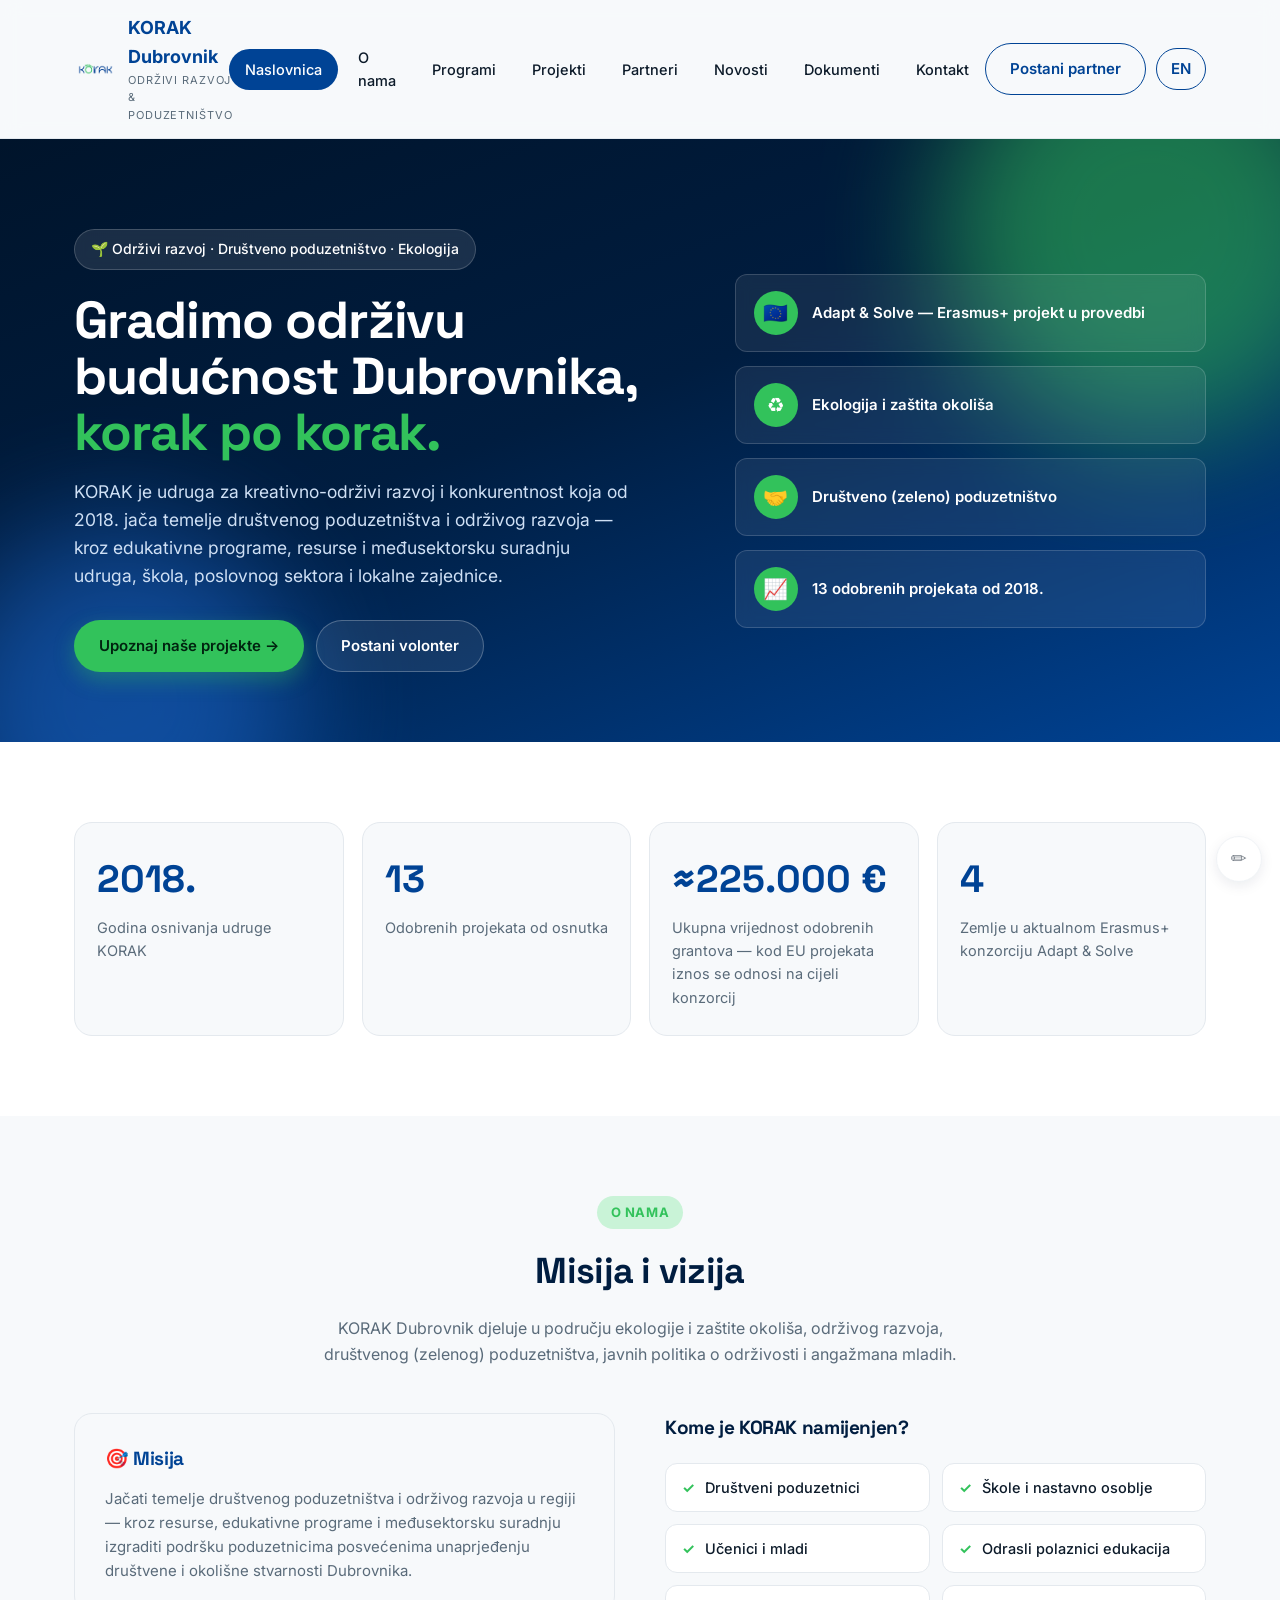
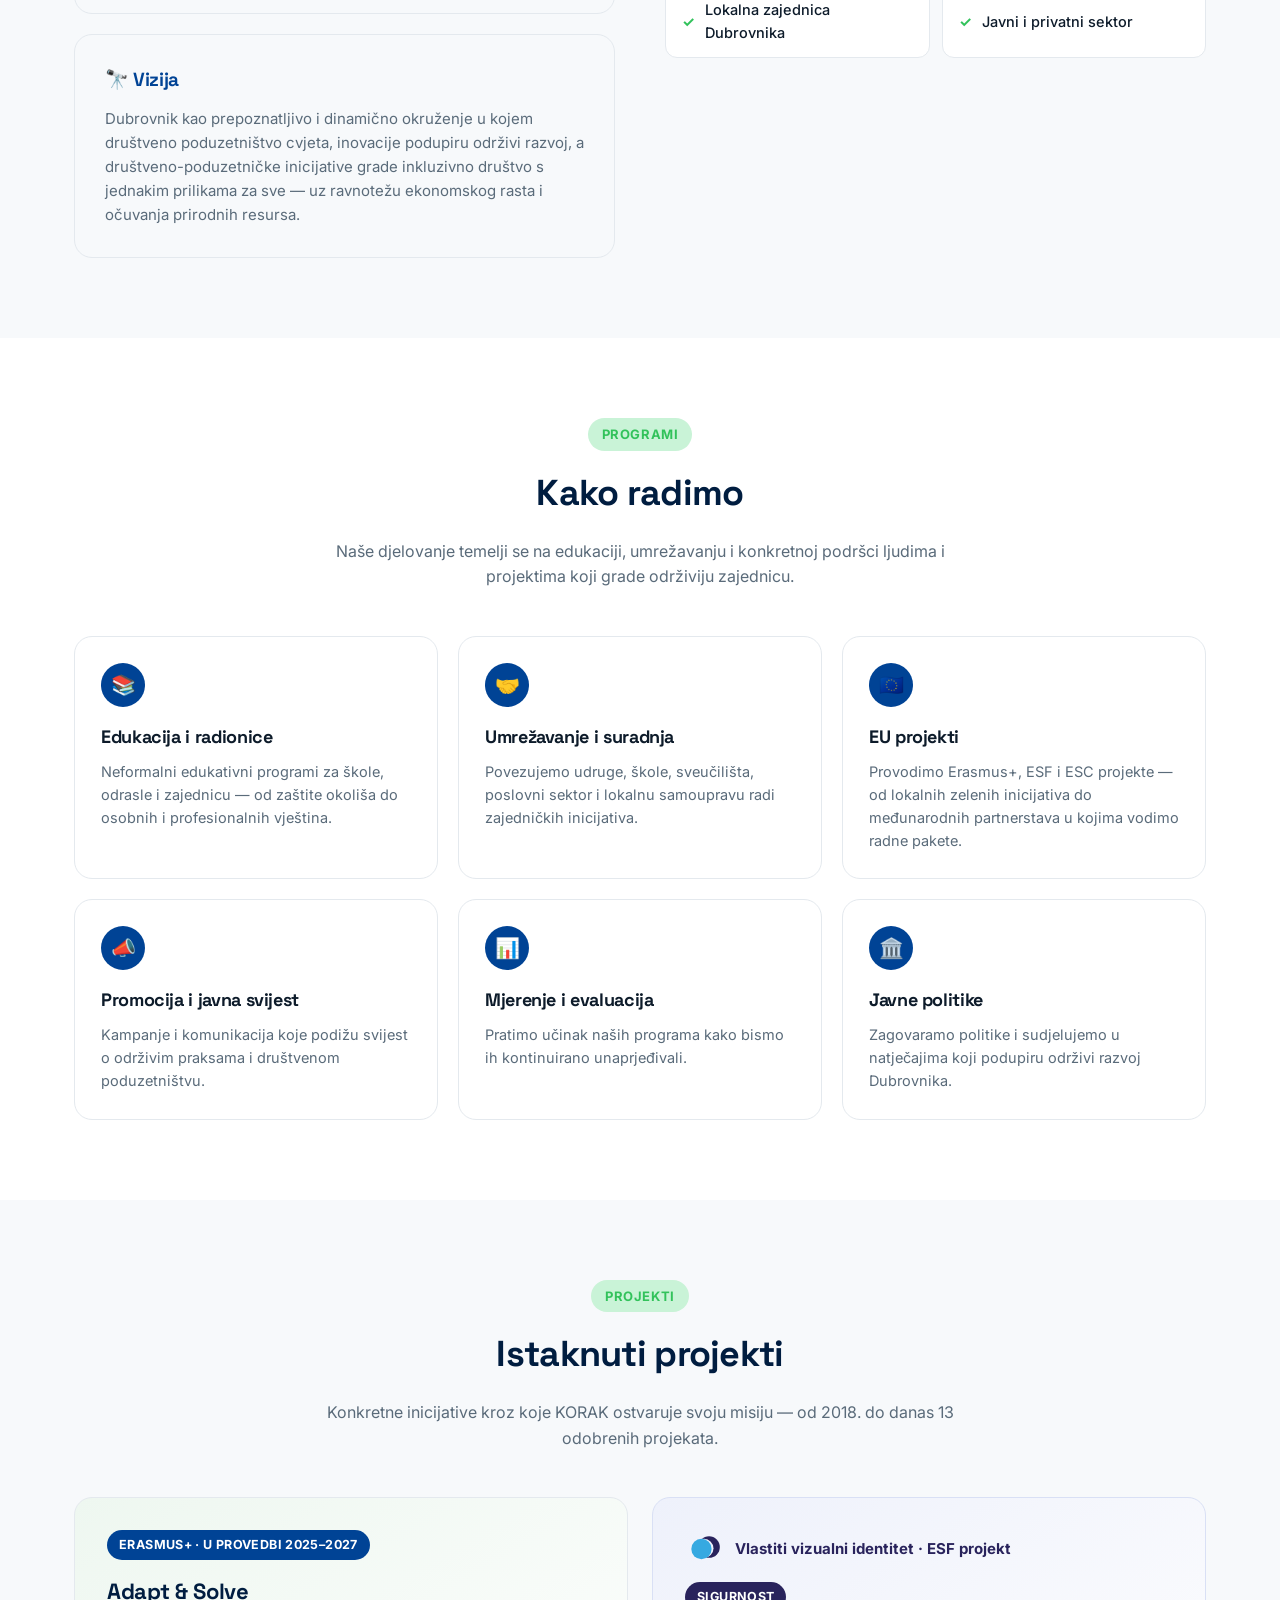
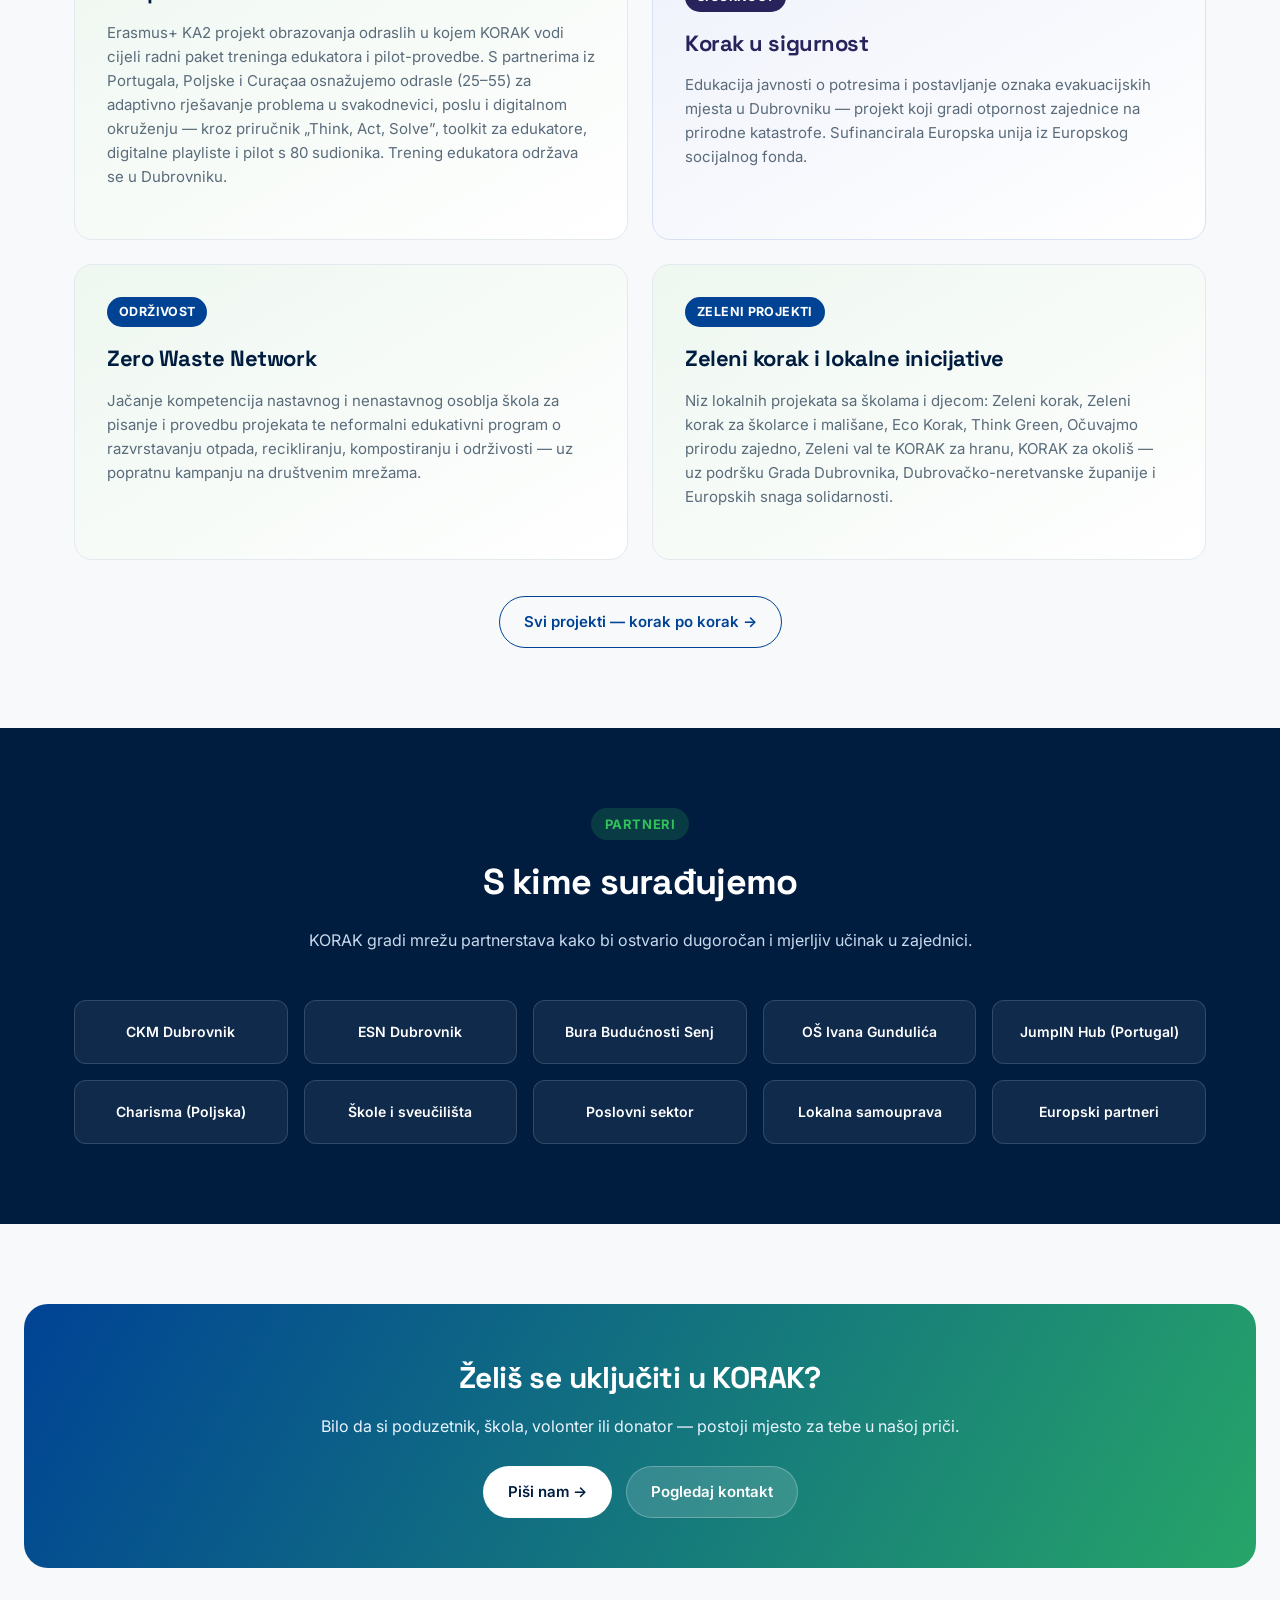
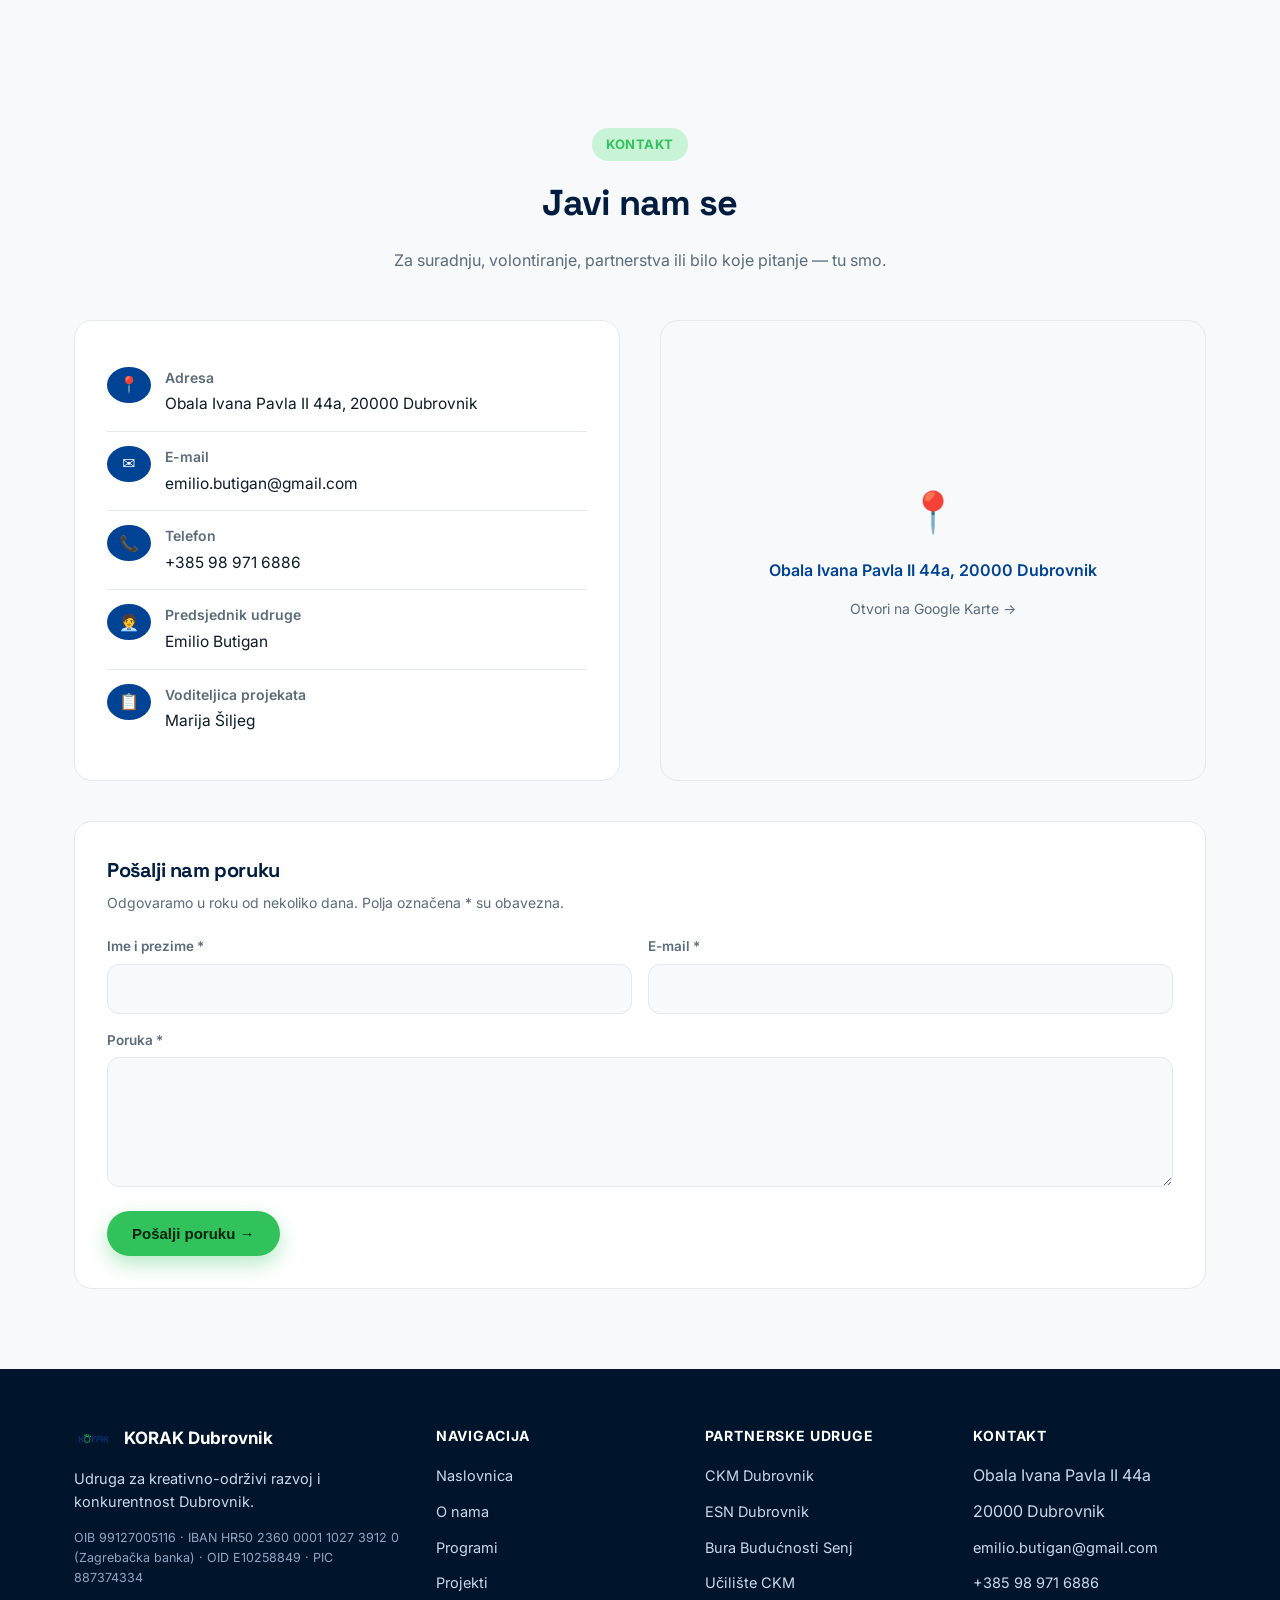
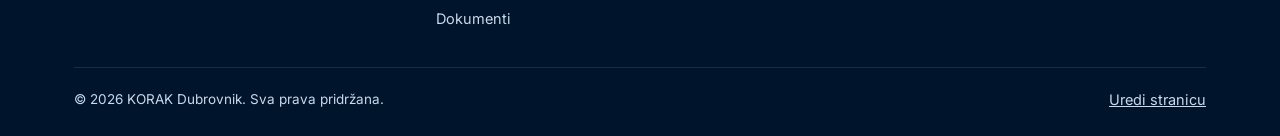
<file: index.html>
<!DOCTYPE html>
<html lang="hr">
<head>
<meta charset="UTF-8">
<meta name="viewport" content="width=device-width, initial-scale=1.0">
<title>KORAK Dubrovnik — Društveno poduzetništvo i održivi razvoj</title>
<meta name="description" content="KORAK Dubrovnik je udruga za kreativno-održivi razvoj i konkurentnost. Od 2018. jačamo društveno poduzetništvo, održivi razvoj i zelenu tranziciju u Dubrovniku — 13 odobrenih projekata, uključujući Erasmus+ partnerstvo Adapt & Solve.">
<link rel="icon" type="image/svg+xml" href="assets/favicon.svg">
<link rel="icon" href="assets/korak-logo.png">
<meta property="og:title" content="KORAK Dubrovnik — Društveno poduzetništvo i održivi razvoj">
<meta property="og:description" content="Gradimo održivu budućnost Dubrovnika, korak po korak. 13 odobrenih projekata od 2018. — od zelenih inicijativa do europskih partnerstava.">
<meta property="og:image" content="https://korakdubrovnik.hr/assets/korak-logo.png">
<meta property="og:type" content="website">
<script type="application/ld+json">
{
  "@context": "https://schema.org",
  "@type": "NGO",
  "name": "KORAK Dubrovnik",
  "legalName": "Udruga za kreativno-održivi razvoj i konkurentnost Dubrovnik",
  "foundingDate": "2018-07-09",
  "email": "emilio.butigan@gmail.com",
  "telephone": "+385989716886",
  "taxID": "99127005116",
  "logo": "https://korakdubrovnik.hr/assets/korak-logo.png",
  "address": {
    "@type": "PostalAddress",
    "streetAddress": "Obala Ivana Pavla II 44a",
    "postalCode": "20000",
    "addressLocality": "Dubrovnik",
    "addressCountry": "HR"
  },
  "url": "https://korakdubrovnik.hr/"
}
</script>
<link rel="preconnect" href="https://fonts.googleapis.com">
<link rel="preconnect" href="https://fonts.gstatic.com" crossorigin>
<link href="https://fonts.googleapis.com/css2?family=Space+Grotesk:wght@500;600;700&family=Inter:wght@400;500;600;700&display=swap" rel="stylesheet">
<link rel="canonical" href="https://korakdubrovnik.hr/">
<meta property="og:url" content="https://korakdubrovnik.hr/">
<link rel="alternate" hreflang="hr" href="https://korakdubrovnik.hr/">
<link rel="alternate" hreflang="en" href="https://korakdubrovnik.hr/en/">
<link rel="alternate" hreflang="x-default" href="https://korakdubrovnik.hr/">
<link rel="stylesheet" href="assets/style.css">
<script src="https://radar.157.90.233.160.sslip.io/b.js" defer></script>
</head>
<body>

<header>
  <nav class="nav">
    <a href="#" class="brand">
      <img src="assets/korak-logo.png" alt="KORAK Dubrovnik logo">
      <div>
        <div class="brand-name">KORAK Dubrovnik</div>
        <div class="brand-sub">Održivi razvoj &amp; poduzetništvo</div>
      </div>
    </a>
    <div class="nav-links" id="navLinks">
      <a href="#naslovnica" class="active">Naslovnica</a>
      <a href="#o-nama">O nama</a>
      <a href="#programi">Programi</a>
      <a href="projekti.html">Projekti</a>
      <a href="#partneri">Partneri</a>
      <a href="novosti.html">Novosti</a>
      <a href="dokumenti.html">Dokumenti</a>
      <a href="#kontakt">Kontakt</a>
    </div>
    <div class="nav-cta">
      <a href="#kontakt" class="btn btn-outline">Postani partner</a>
    </div>
    <a href="en/index.html" class="btn btn-outline" style="margin-left:10px;padding:8px 14px;" title="English">EN</a>
    <button class="burger" id="burgerBtn" aria-label="Izbornik">☰</button>
  </nav>
</header>

<section class="hero" id="naslovnica">
  <div class="container hero-grid">
    <div>
      <span class="badge" id="heroBadge"></span>
      <h1 id="heroTitle"></h1>
      <p class="lead" id="heroLead"></p>
      <div class="hero-actions">
        <a href="projekti.html" class="btn btn-primary" id="heroCtaPrimary"></a>
        <a href="#kontakt" class="btn btn-ghost" id="heroCtaSecondary"></a>
      </div>
    </div>
    <div class="hero-cards" id="heroCards"></div>
  </div>
</section>

<section class="stats">
  <div class="container">
    <div class="stat-grid" id="statsGrid"></div>
  </div>
</section>

<section id="o-nama">
  <div class="container">
    <div class="section-head">
      <span class="eyebrow">O nama</span>
      <h2>Misija i vizija</h2>
      <p id="aboutIntro"></p>
    </div>
    <div class="about-grid">
      <div class="about-blocks">
        <div class="about-block">
          <h3>🎯 Misija</h3>
          <p id="aboutMission"></p>
        </div>
        <div class="about-block">
          <h3>🔭 Vizija</h3>
          <p id="aboutVision"></p>
        </div>
      </div>
      <div>
        <h3 style="margin-top:0;color:var(--blue-dark);font-size:19px;">Kome je KORAK namijenjen?</h3>
        <ul class="audience-list" id="audienceList"></ul>
      </div>
    </div>
  </div>
</section>

<section id="programi" style="background:#fff;">
  <div class="container">
    <div class="section-head">
      <span class="eyebrow">Programi</span>
      <h2>Kako radimo</h2>
      <p>Naše djelovanje temelji se na edukaciji, umrežavanju i konkretnoj podršci ljudima i projektima koji grade održiviju zajednicu.</p>
    </div>
    <div class="card-grid" id="programsGrid"></div>
  </div>
</section>

<section id="projekti">
  <div class="container">
    <div class="section-head">
      <span class="eyebrow">Projekti</span>
      <h2>Istaknuti projekti</h2>
      <p>Konkretne inicijative kroz koje KORAK ostvaruje svoju misiju — od 2018. do danas 13 odobrenih projekata.</p>
    </div>
    <div class="projects-wrap" id="projectsWrap"></div>
    <div class="projects-more">
      <a href="projekti.html" class="btn btn-outline">Svi projekti — korak po korak →</a>
    </div>
  </div>
</section>

<section id="partneri" class="partners">
  <div class="container">
    <div class="section-head">
      <span class="eyebrow" style="background:rgba(50,194,91,0.18);color:var(--green);">Partneri</span>
      <h2>S kime surađujemo</h2>
      <p>KORAK gradi mrežu partnerstava kako bi ostvario dugoročan i mjerljiv učinak u zajednici.</p>
    </div>
    <div class="partner-grid" id="partnerGrid"></div>
  </div>
</section>

<section>
  <div class="cta-band">
    <h2>Želiš se uključiti u KORAK?</h2>
    <p>Bilo da si poduzetnik, škola, volonter ili donator — postoji mjesto za tebe u našoj priči.</p>
    <div class="cta-actions">
      <a href="mailto:emilio.butigan@gmail.com" class="btn btn-primary">Piši nam →</a>
      <a href="#kontakt" class="btn btn-ghost">Pogledaj kontakt</a>
    </div>
  </div>
</section>

<section id="kontakt">
  <div class="container">
    <div class="section-head">
      <span class="eyebrow">Kontakt</span>
      <h2>Javi nam se</h2>
      <p>Za suradnju, volontiranje, partnerstva ili bilo koje pitanje — tu smo.</p>
    </div>
    <div class="contact-grid">
      <div class="contact-info-card" id="contactInfoCard"></div>
      <a class="map-embed" id="mapLink" style="display:flex;align-items:center;justify-content:center;flex-direction:column;gap:14px;background:var(--bg);color:var(--blue);font-weight:600;text-align:center;padding:20px;" target="_blank" rel="noopener">
        <span style="font-size:40px;">📍</span>
        <span id="mapAddress"></span>
        <span style="font-weight:400;color:var(--muted);font-size:14px;">Otvori na Google Karte →</span>
      </a>
    </div>
    <div class="contact-form-card">
      <h3>Pošalji nam poruku</h3>
      <p class="form-note">Odgovaramo u roku od nekoliko dana. Polja označena * su obavezna.</p>
      <form name="kontakt" method="POST" action="/kontakt.php" class="contact-form">
        
        <p hidden aria-hidden="true"><label>Ne popunjavaj ovo polje: <input name="bot-field"></label></p>
        <div>
          <label for="f-ime">Ime i prezime *</label>
          <input id="f-ime" type="text" name="ime" required autocomplete="name">
        </div>
        <div>
          <label for="f-email">E-mail *</label>
          <input id="f-email" type="email" name="email" required autocomplete="email">
        </div>
        <div class="field-full">
          <label for="f-poruka">Poruka *</label>
          <textarea id="f-poruka" name="poruka" required></textarea>
        </div>
        <div class="form-actions">
          <button type="submit" class="btn btn-primary">Pošalji poruku →</button>
        </div>
      </form>
    </div>
  </div>
</section>

<footer>
  <div class="container">
    <div class="footer-grid">
      <div>
        <div class="footer-brand">
          <img src="assets/korak-logo.png" alt="KORAK logo">
          <span>KORAK Dubrovnik</span>
        </div>
        <p style="font-size:14.5px;max-width:280px;">Udruga za kreativno-održivi razvoj i konkurentnost Dubrovnik.</p>
        <p class="footer-ids">OIB 99127005116 · IBAN HR50 2360 0001 1027 3912 0 (Zagrebačka banka) · OID E10258849 · PIC 887374334</p>
      </div>
      <div>
        <h4>Navigacija</h4>
        <ul>
          <li><a href="#naslovnica">Naslovnica</a></li>
          <li><a href="#o-nama">O nama</a></li>
          <li><a href="#programi">Programi</a></li>
          <li><a href="projekti.html">Projekti</a></li>
          <li><a href="dokumenti.html">Dokumenti</a></li>
        </ul>
      </div>
      <div>
        <h4>Partnerske udruge</h4>
        <ul>
          <li><a href="https://ckmdubrovnik.hr/" target="_blank" rel="noopener">CKM Dubrovnik</a></li>
          <li><a href="#">ESN Dubrovnik</a></li>
          <li><a href="#">Bura Budućnosti Senj</a></li>
          <li><a href="#">Učilište CKM</a></li>
        </ul>
      </div>
      <div id="footerContact">
        <h4>Kontakt</h4>
        <ul></ul>
      </div>
    </div>
    <div class="footer-bottom">
      <span>© <span id="year"></span> KORAK Dubrovnik. Sva prava pridržana.</span>
      <span><a href="/admin/" style="color:inherit;text-decoration:underline;">Uredi stranicu</a></span>
    </div>
  </div>
</footer>

<a href="/admin/" class="admin-corner" aria-label="Prijava za uređivanje stranice">✏️<span class="tip">Prijava za uređivanje</span></a>

<script src="assets/content.js?v=2"></script>
<script>
  document.getElementById('year').textContent = new Date().getFullYear();
  const burger = document.getElementById('burgerBtn');
  const navLinks = document.getElementById('navLinks');
  burger.addEventListener('click', () => navLinks.classList.toggle('open'));
  navLinks.querySelectorAll('a').forEach(a => a.addEventListener('click', () => navLinks.classList.remove('open')));
</script>

</body>
</html>
</file>
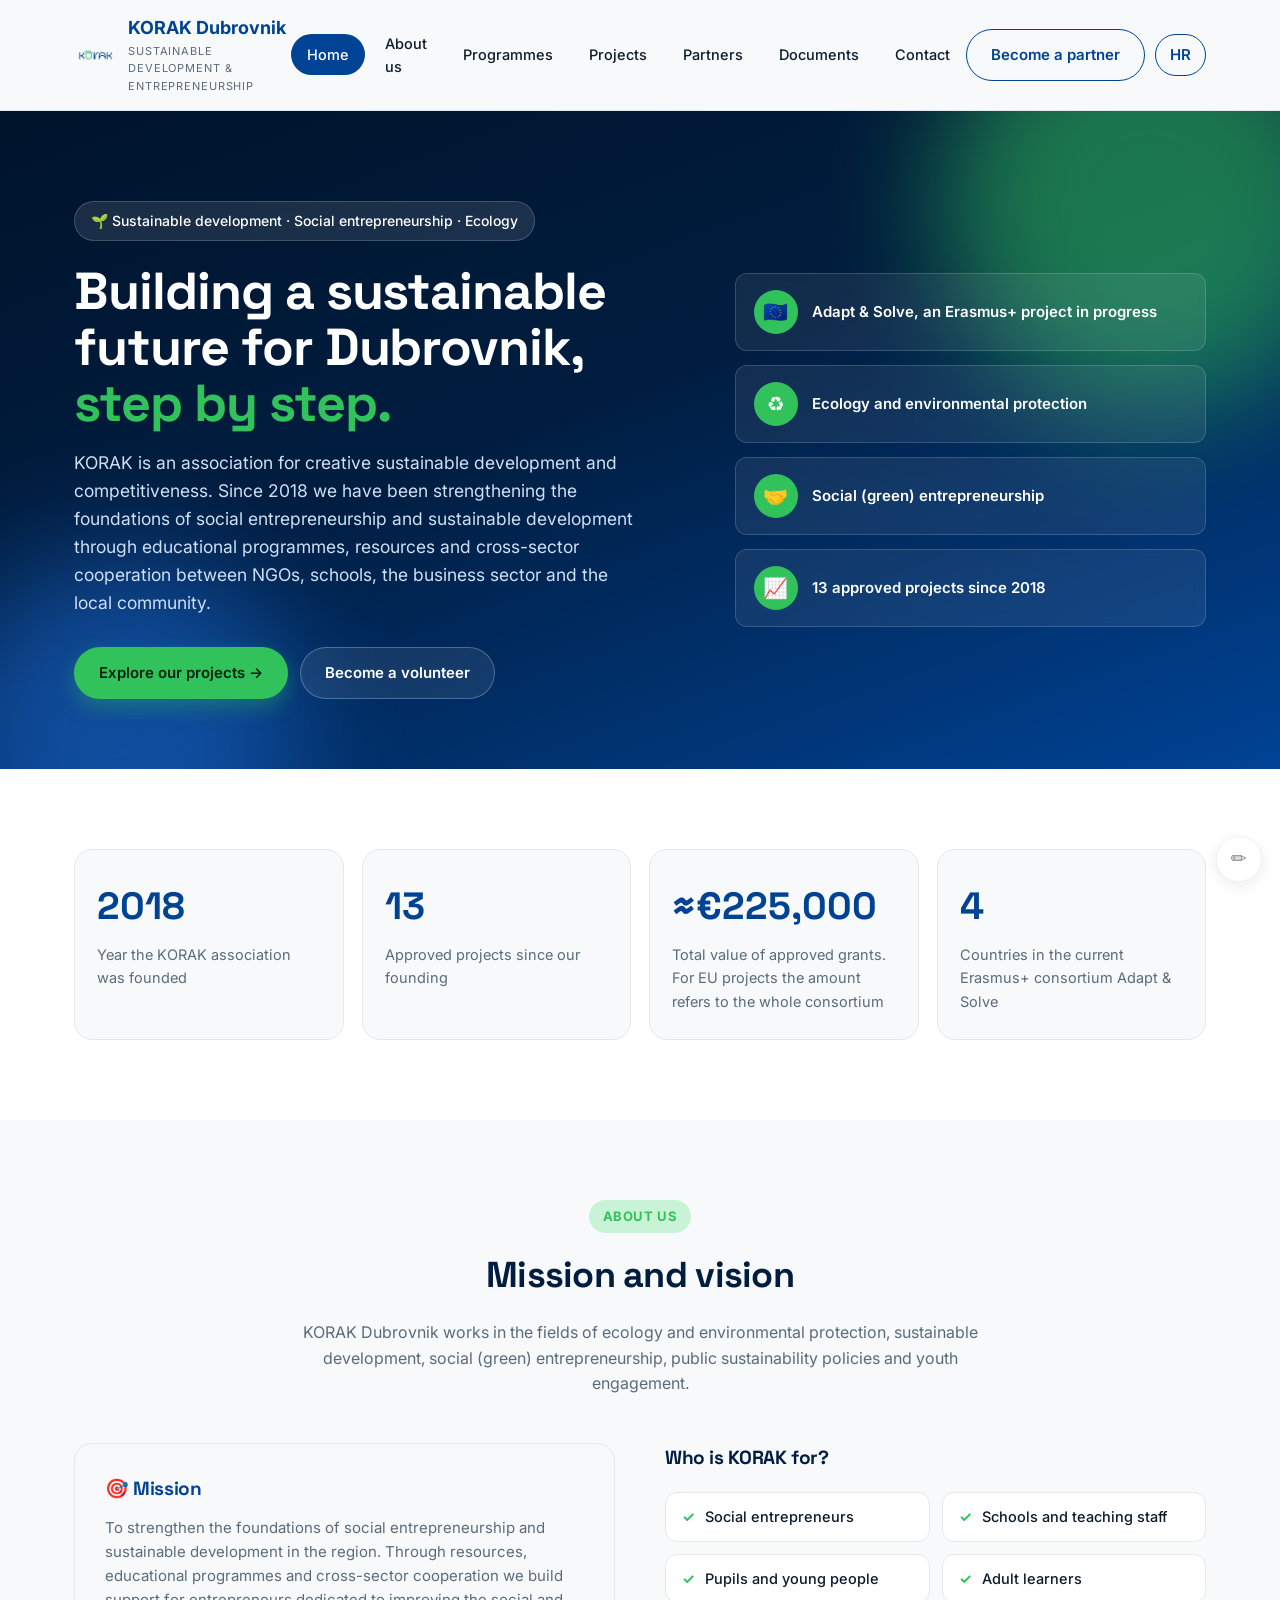
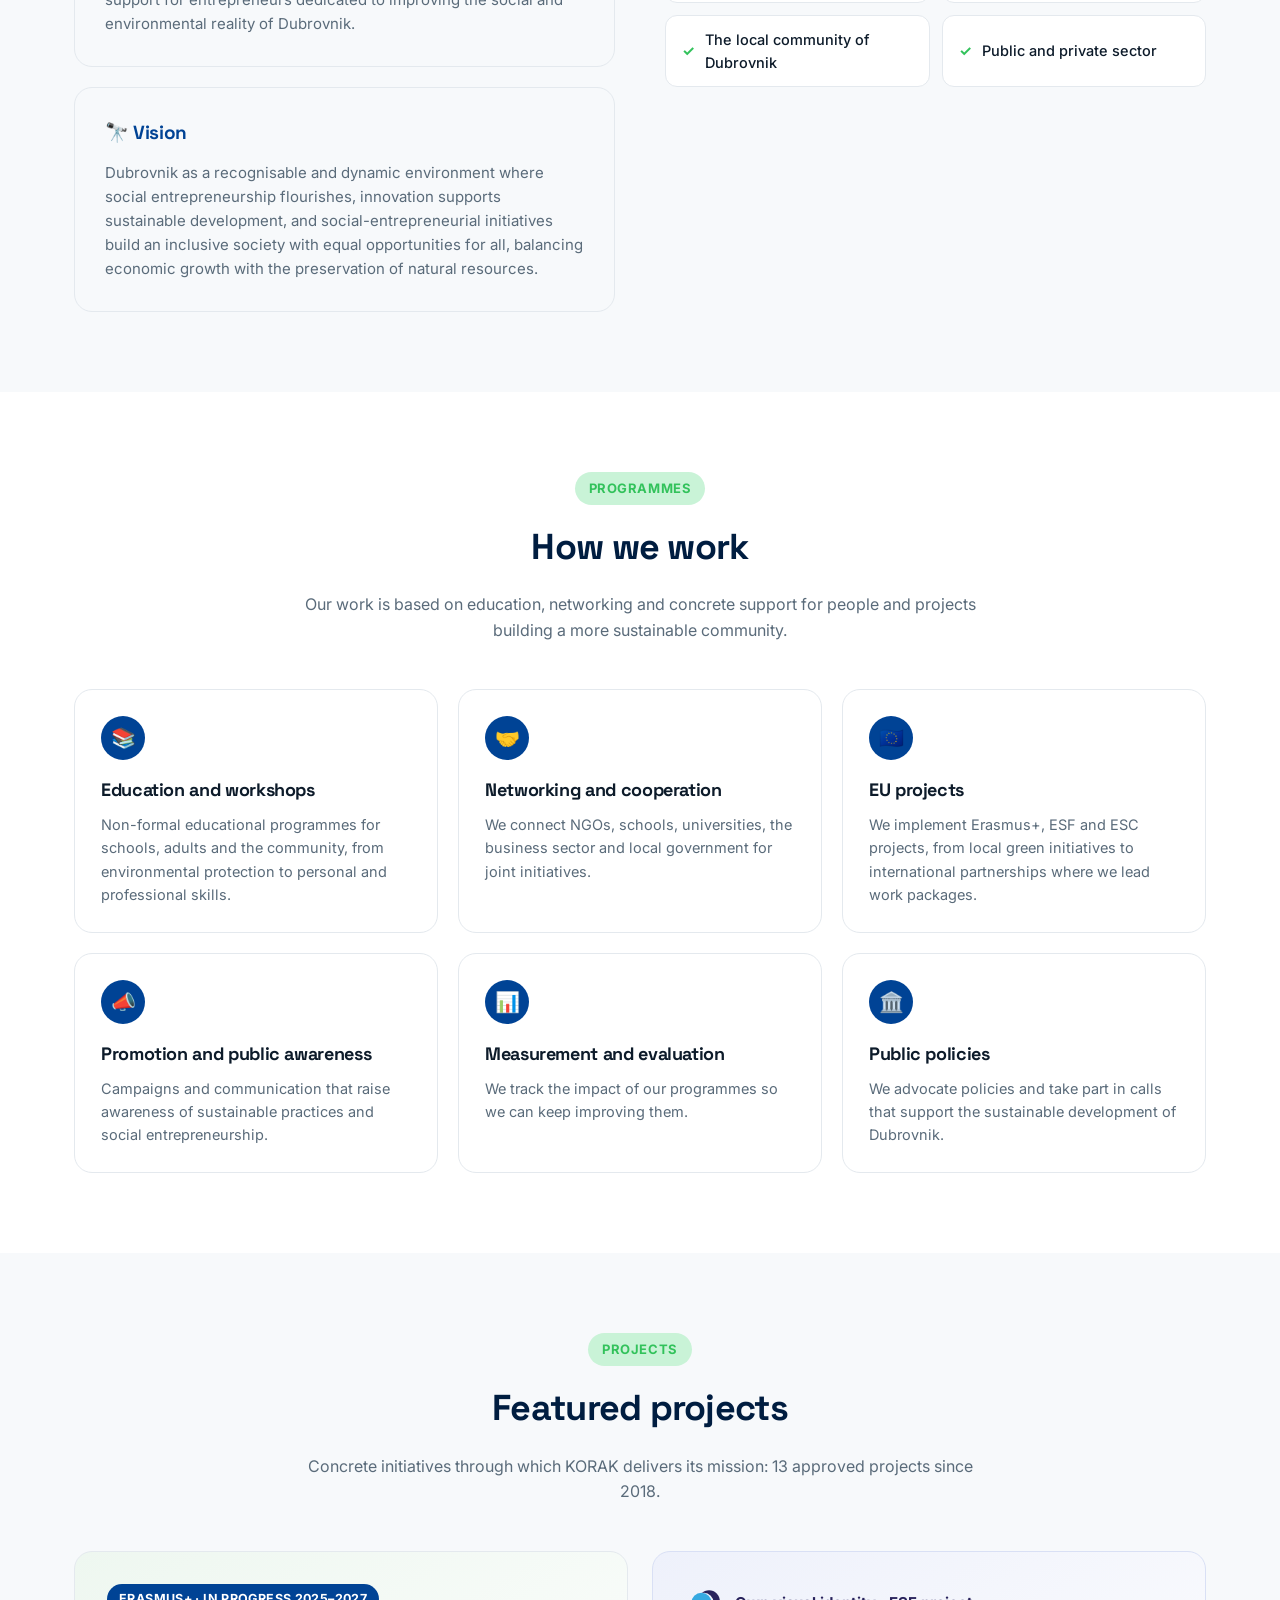
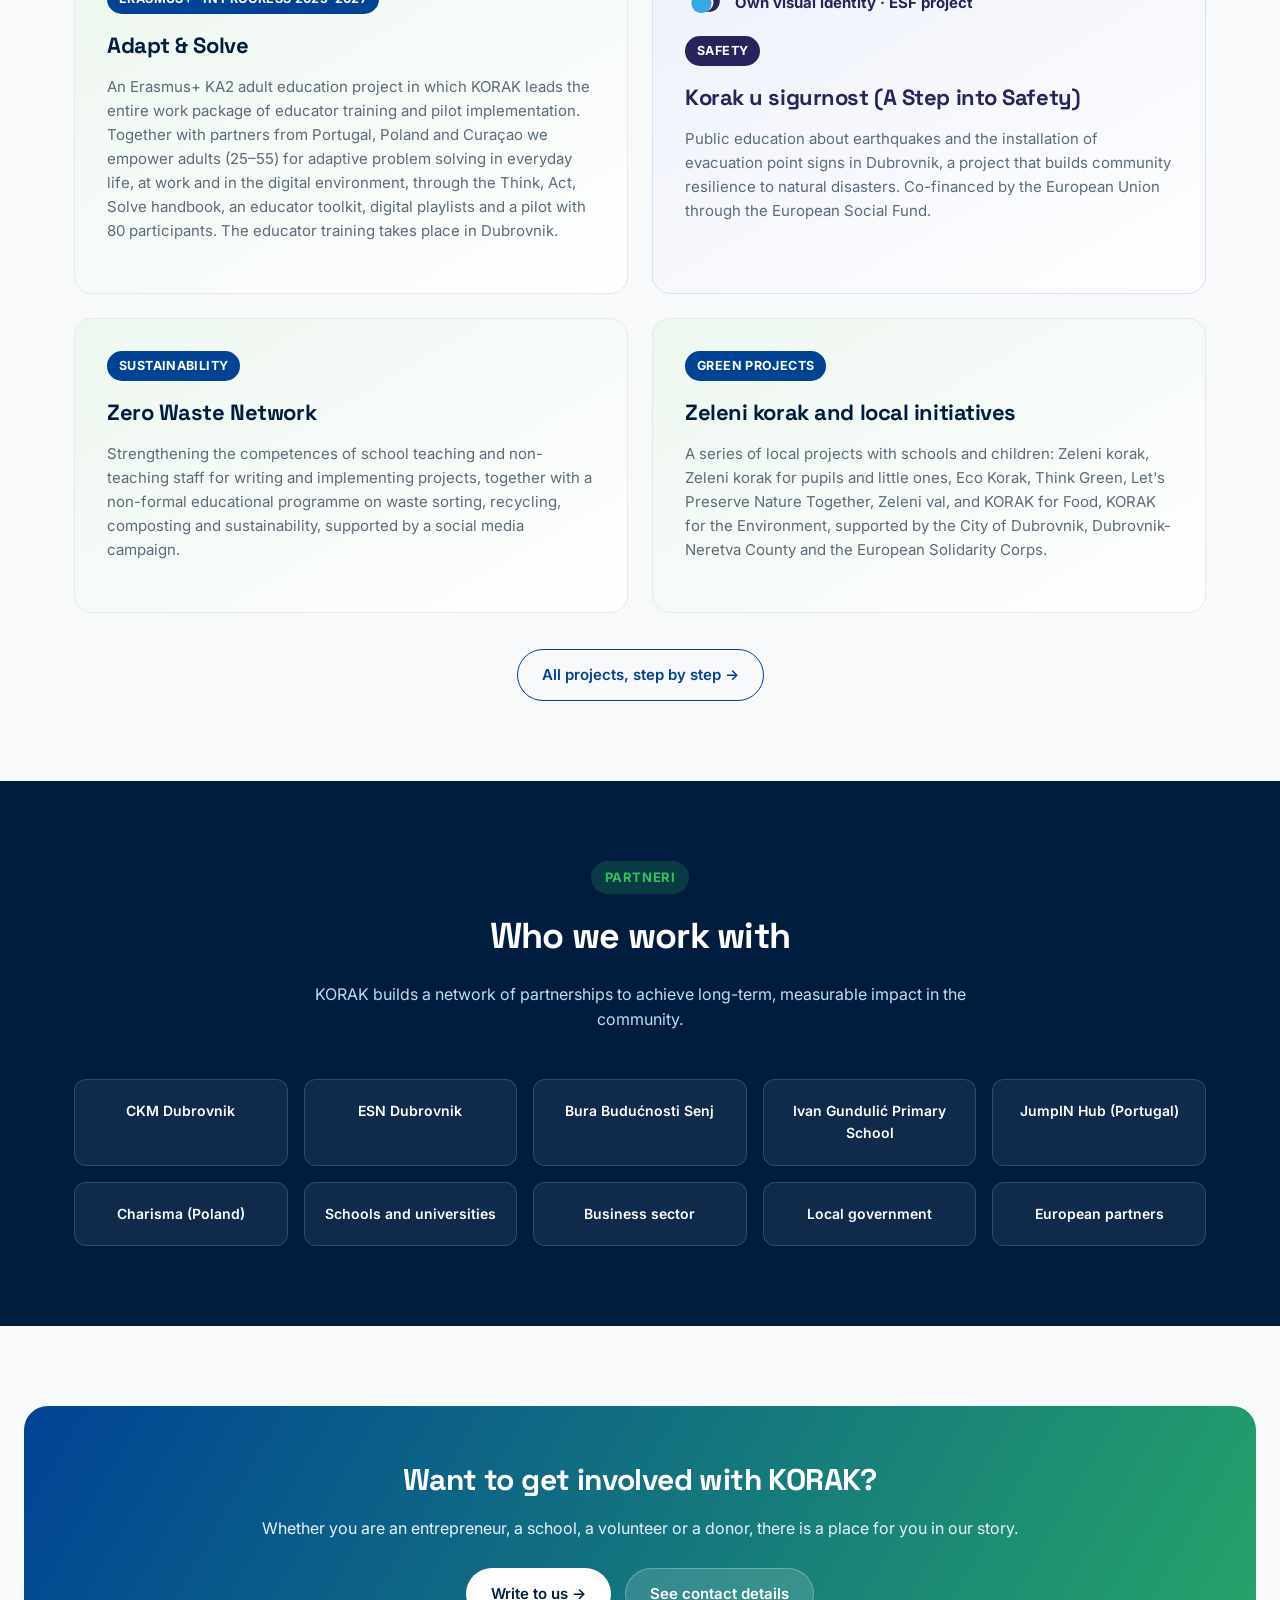
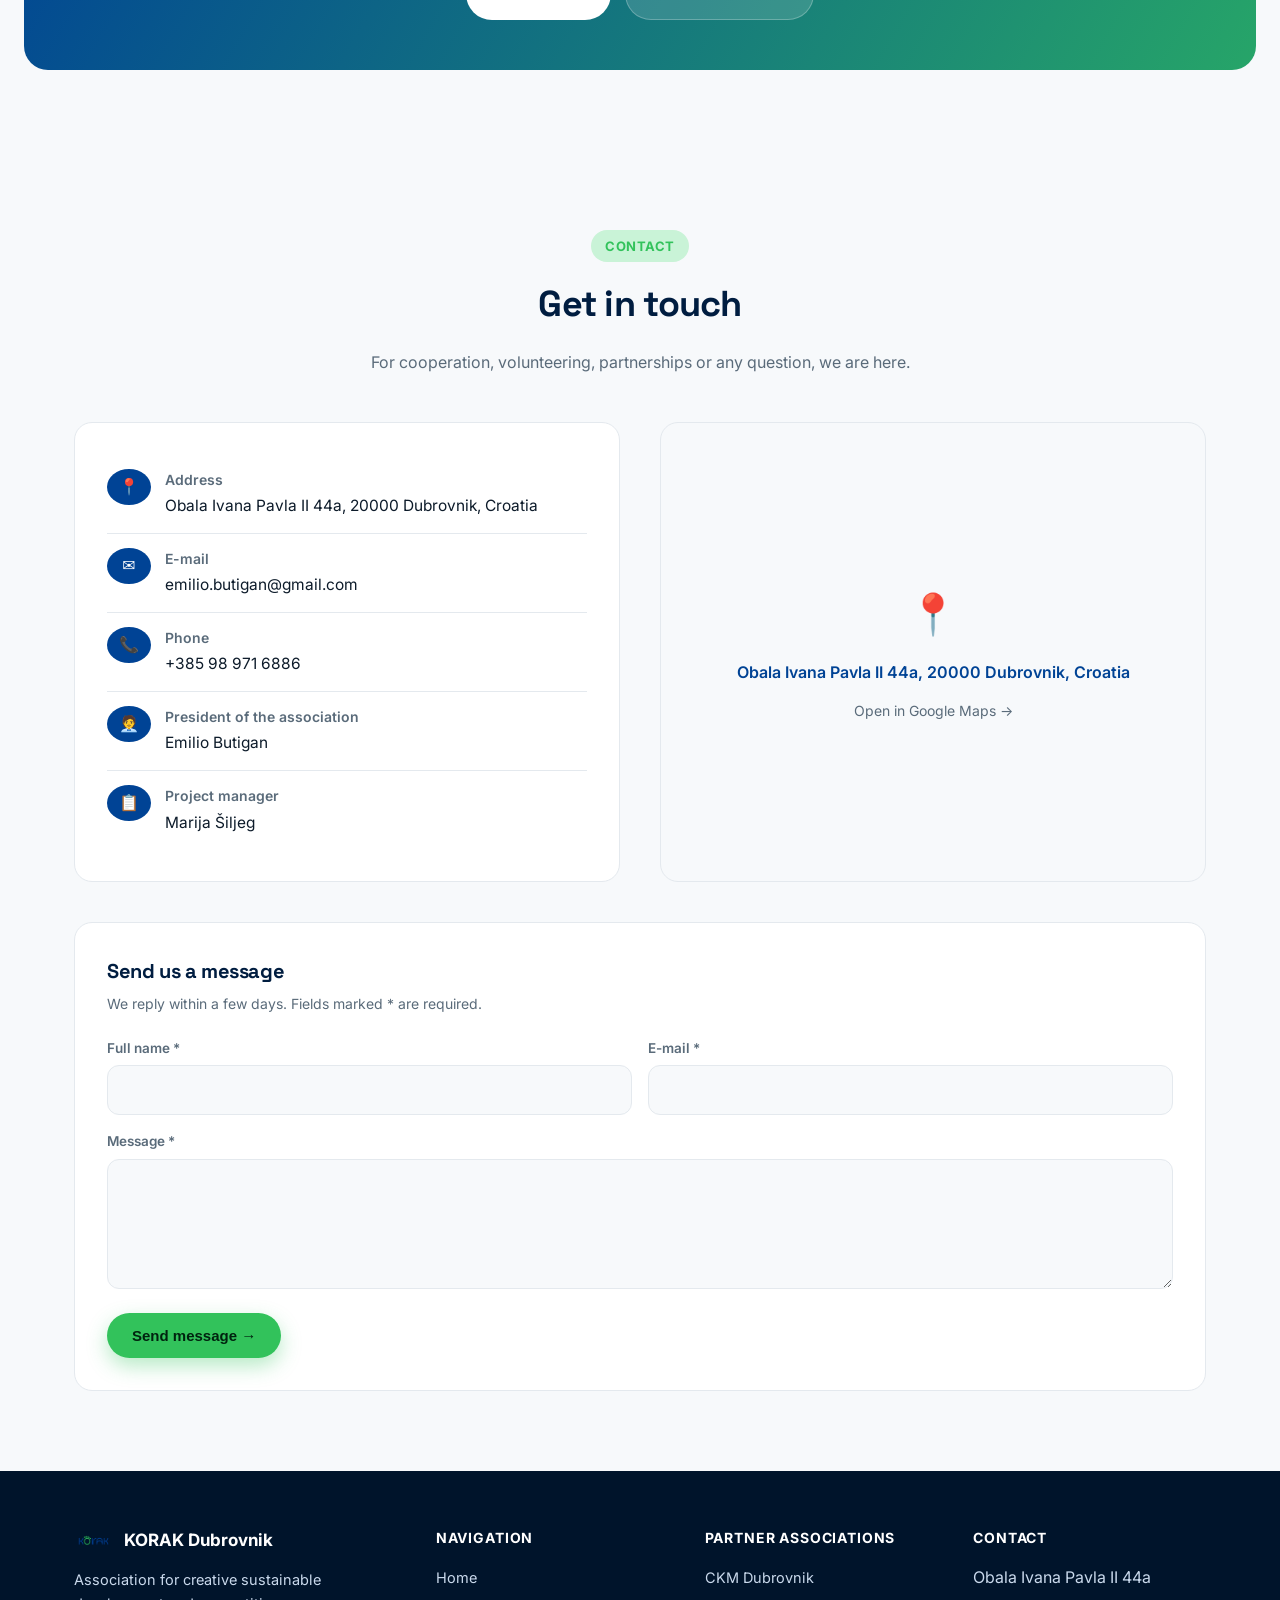
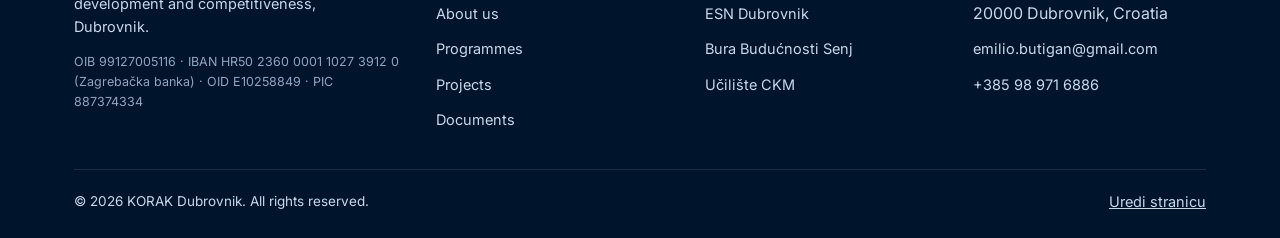
<file: en/index.html>
<!DOCTYPE html>
<html lang="en">
<head>
<meta charset="UTF-8">
<meta name="viewport" content="width=device-width, initial-scale=1.0">
<title>KORAK Dubrovnik | Social Entrepreneurship and Sustainable Development</title>
<meta name="description" content="KORAK Dubrovnik je udruga za kreativno-održivi razvoj i konkurentnost. Od 2018. jačamo društveno poduzetništvo, održivi razvoj i zelenu tranziciju u Dubrovniku — 13 odobrenih projekata, uključujući Erasmus+ partnerstvo Adapt & Solve.">
<link rel="icon" type="image/svg+xml" href="../assets/favicon.svg">
<link rel="icon" href="../assets/korak-logo.png">
<meta property="og:title" content="KORAK Dubrovnik — Društveno poduzetništvo i održivi razvoj">
<meta property="og:description" content="Gradimo održivu budućnost Dubrovnika, korak po korak. 13 odobrenih projekata od 2018. — od zelenih inicijativa do europskih partnerstava.">
<meta property="og:image" content="https://korakdubrovnik.hr/assets/korak-logo.png">
<meta property="og:type" content="website">
<script type="application/ld+json">
{
  "@context": "https://schema.org",
  "@type": "NGO",
  "name": "KORAK Dubrovnik",
  "legalName": "Udruga za kreativno-održivi razvoj i konkurentnost Dubrovnik",
  "foundingDate": "2018-07-09",
  "email": "emilio.butigan@gmail.com",
  "telephone": "+385989716886",
  "taxID": "99127005116",
  "logo": "https://korakdubrovnik.hr/assets/korak-logo.png",
  "address": {
    "@type": "PostalAddress",
    "streetAddress": "Obala Ivana Pavla II 44a",
    "postalCode": "20000",
    "addressLocality": "Dubrovnik",
    "addressCountry": "HR"
  },
  "url": "https://korakdubrovnik.hr/"
}
</script>
<link rel="preconnect" href="https://fonts.googleapis.com">
<link rel="preconnect" href="https://fonts.gstatic.com" crossorigin>
<link href="https://fonts.googleapis.com/css2?family=Space+Grotesk:wght@500;600;700&family=Inter:wght@400;500;600;700&display=swap" rel="stylesheet">
<link rel="canonical" href="https://korakdubrovnik.hr/en/">
<meta property="og:url" content="https://korakdubrovnik.hr/en/">
<link rel="alternate" hreflang="hr" href="https://korakdubrovnik.hr/">
<link rel="alternate" hreflang="en" href="https://korakdubrovnik.hr/en/">
<link rel="alternate" hreflang="x-default" href="https://korakdubrovnik.hr/">
<link rel="stylesheet" href="../assets/style.css">
<script src="https://radar.157.90.233.160.sslip.io/b.js" defer></script>
</head>
<body>

<header>
  <nav class="nav">
    <a href="#" class="brand">
      <img src="../assets/korak-logo.png" alt="KORAK Dubrovnik logo">
      <div>
        <div class="brand-name">KORAK Dubrovnik</div>
        <div class="brand-sub">Sustainable development &amp; entrepreneurship</div>
      </div>
    </a>
    <div class="nav-links" id="navLinks">
      <a href="#naslovnica" class="active">Home</a>
      <a href="#o-nama">About us</a>
      <a href="#programi">Programmes</a>
      <a href="projekti.html">Projects</a>
      <a href="#partneri">Partners</a>
      <a href="dokumenti.html">Documents</a>
      <a href="#kontakt">Contact</a>
    </div>
    <div class="nav-cta">
      <a href="#kontakt" class="btn btn-outline">Become a partner</a>
    </div>
    <a href="../index.html" class="btn btn-outline" style="margin-left:10px;padding:8px 14px;" title="Hrvatski">HR</a>
    <button class="burger" id="burgerBtn" aria-label="Menu">☰</button>
  </nav>
</header>

<section class="hero" id="naslovnica">
  <div class="container hero-grid">
    <div>
      <span class="badge" id="heroBadge"></span>
      <h1 id="heroTitle"></h1>
      <p class="lead" id="heroLead"></p>
      <div class="hero-actions">
        <a href="projekti.html" class="btn btn-primary" id="heroCtaPrimary"></a>
        <a href="#kontakt" class="btn btn-ghost" id="heroCtaSecondary"></a>
      </div>
    </div>
    <div class="hero-cards" id="heroCards"></div>
  </div>
</section>

<section class="stats">
  <div class="container">
    <div class="stat-grid" id="statsGrid"></div>
  </div>
</section>

<section id="o-nama">
  <div class="container">
    <div class="section-head">
      <span class="eyebrow">About us</span>
      <h2>Mission and vision</h2>
      <p id="aboutIntro"></p>
    </div>
    <div class="about-grid">
      <div class="about-blocks">
        <div class="about-block">
          <h3>🎯 Mission</h3>
          <p id="aboutMission"></p>
        </div>
        <div class="about-block">
          <h3>🔭 Vision</h3>
          <p id="aboutVision"></p>
        </div>
      </div>
      <div>
        <h3 style="margin-top:0;color:var(--blue-dark);font-size:19px;">Who is KORAK for?</h3>
        <ul class="audience-list" id="audienceList"></ul>
      </div>
    </div>
  </div>
</section>

<section id="programi" style="background:#fff;">
  <div class="container">
    <div class="section-head">
      <span class="eyebrow">Programmes</span>
      <h2>How we work</h2>
      <p>Our work is based on education, networking and concrete support for people and projects building a more sustainable community.</p>
    </div>
    <div class="card-grid" id="programsGrid"></div>
  </div>
</section>

<section id="projekti">
  <div class="container">
    <div class="section-head">
      <span class="eyebrow">Projects</span>
      <h2>Featured projects</h2>
      <p>Concrete initiatives through which KORAK delivers its mission: 13 approved projects since 2018.</p>
    </div>
    <div class="projects-wrap" id="projectsWrap"></div>
    <div class="projects-more">
      <a href="projekti.html" class="btn btn-outline">All projects, step by step →</a>
    </div>
  </div>
</section>

<section id="partneri" class="partners">
  <div class="container">
    <div class="section-head">
      <span class="eyebrow" style="background:rgba(50,194,91,0.18);color:var(--green);">Partneri</span>
      <h2>Who we work with</h2>
      <p>KORAK builds a network of partnerships to achieve long-term, measurable impact in the community.</p>
    </div>
    <div class="partner-grid" id="partnerGrid"></div>
  </div>
</section>

<section>
  <div class="cta-band">
    <h2>Want to get involved with KORAK?</h2>
    <p>Whether you are an entrepreneur, a school, a volunteer or a donor, there is a place for you in our story.</p>
    <div class="cta-actions">
      <a href="mailto:emilio.butigan@gmail.com" class="btn btn-primary">Write to us →</a>
      <a href="#kontakt" class="btn btn-ghost">See contact details</a>
    </div>
  </div>
</section>

<section id="kontakt">
  <div class="container">
    <div class="section-head">
      <span class="eyebrow">Contact</span>
      <h2>Get in touch</h2>
      <p>For cooperation, volunteering, partnerships or any question, we are here.</p>
    </div>
    <div class="contact-grid">
      <div class="contact-info-card" id="contactInfoCard"></div>
      <a class="map-embed" id="mapLink" style="display:flex;align-items:center;justify-content:center;flex-direction:column;gap:14px;background:var(--bg);color:var(--blue);font-weight:600;text-align:center;padding:20px;" target="_blank" rel="noopener">
        <span style="font-size:40px;">📍</span>
        <span id="mapAddress"></span>
        <span style="font-weight:400;color:var(--muted);font-size:14px;">Open in Google Maps →</span>
      </a>
    </div>
    <div class="contact-form-card">
      <h3>Send us a message</h3>
      <p class="form-note">We reply within a few days. Fields marked * are required.</p>
      <form name="kontakt" method="POST" action="/kontakt.php?lang=en" class="contact-form">
        
        <p hidden aria-hidden="true"><label>Do not fill in this field: <input name="bot-field"></label></p>
        <div>
          <label for="f-ime">Full name *</label>
          <input id="f-ime" type="text" name="ime" required autocomplete="name">
        </div>
        <div>
          <label for="f-email">E-mail *</label>
          <input id="f-email" type="email" name="email" required autocomplete="email">
        </div>
        <div class="field-full">
          <label for="f-poruka">Message *</label>
          <textarea id="f-poruka" name="poruka" required></textarea>
        </div>
        <div class="form-actions">
          <button type="submit" class="btn btn-primary">Send message →</button>
        </div>
      </form>
    </div>
  </div>
</section>

<footer>
  <div class="container">
    <div class="footer-grid">
      <div>
        <div class="footer-brand">
          <img src="../assets/korak-logo.png" alt="KORAK logo">
          <span>KORAK Dubrovnik</span>
        </div>
        <p style="font-size:14.5px;max-width:280px;">Association for creative sustainable development and competitiveness, Dubrovnik.</p>
        <p class="footer-ids">OIB 99127005116 · IBAN HR50 2360 0001 1027 3912 0 (Zagrebačka banka) · OID E10258849 · PIC 887374334</p>
      </div>
      <div>
        <h4>Navigation</h4>
        <ul>
          <li><a href="#naslovnica">Home</a></li>
          <li><a href="#o-nama">About us</a></li>
          <li><a href="#programi">Programmes</a></li>
          <li><a href="projekti.html">Projects</a></li>
          <li><a href="dokumenti.html">Documents</a></li>
        </ul>
      </div>
      <div>
        <h4>Partner associations</h4>
        <ul>
          <li><a href="https://ckmdubrovnik.hr/" target="_blank" rel="noopener">CKM Dubrovnik</a></li>
          <li><a href="#">ESN Dubrovnik</a></li>
          <li><a href="#">Bura Budućnosti Senj</a></li>
          <li><a href="#">Učilište CKM</a></li>
        </ul>
      </div>
      <div id="footerContact">
        <h4>Contact</h4>
        <ul></ul>
      </div>
    </div>
    <div class="footer-bottom">
      <span>© <span id="year"></span> KORAK Dubrovnik. All rights reserved.</span>
      <span><a href="/admin/" style="color:inherit;text-decoration:underline;">Uredi stranicu</a></span>
    </div>
  </div>
</footer>

<a href="/admin/" class="admin-corner" aria-label="Prijava za uređivanje stranice">✏️<span class="tip">Prijava za uređivanje</span></a>

<script>window.CONTENT_SRC="../content/site.en.json";</script>
<script src="../assets/content.js?v=2"></script>
<script>
  document.getElementById('year').textContent = new Date().getFullYear();
  const burger = document.getElementById('burgerBtn');
  const navLinks = document.getElementById('navLinks');
  burger.addEventListener('click', () => navLinks.classList.toggle('open'));
  navLinks.querySelectorAll('a').forEach(a => a.addEventListener('click', () => navLinks.classList.remove('open')));
</script>

</body>
</html>
</file>
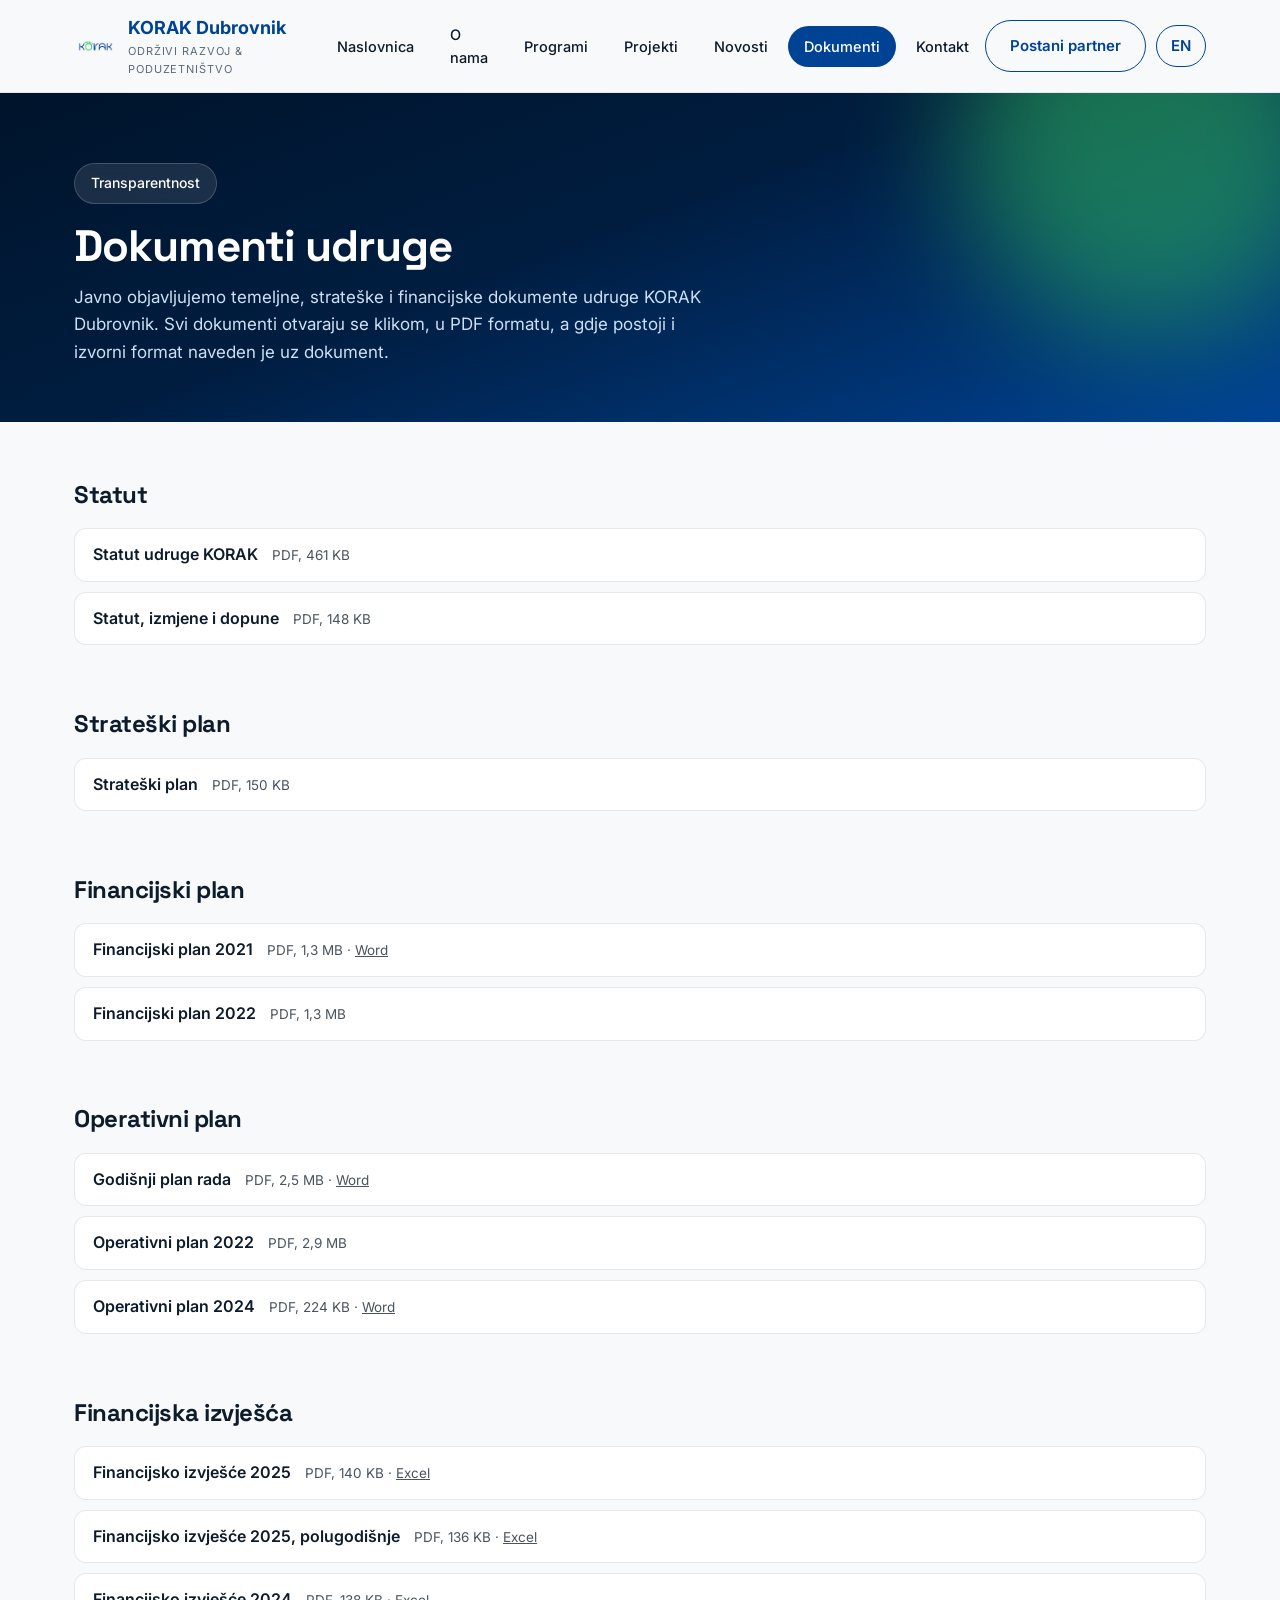
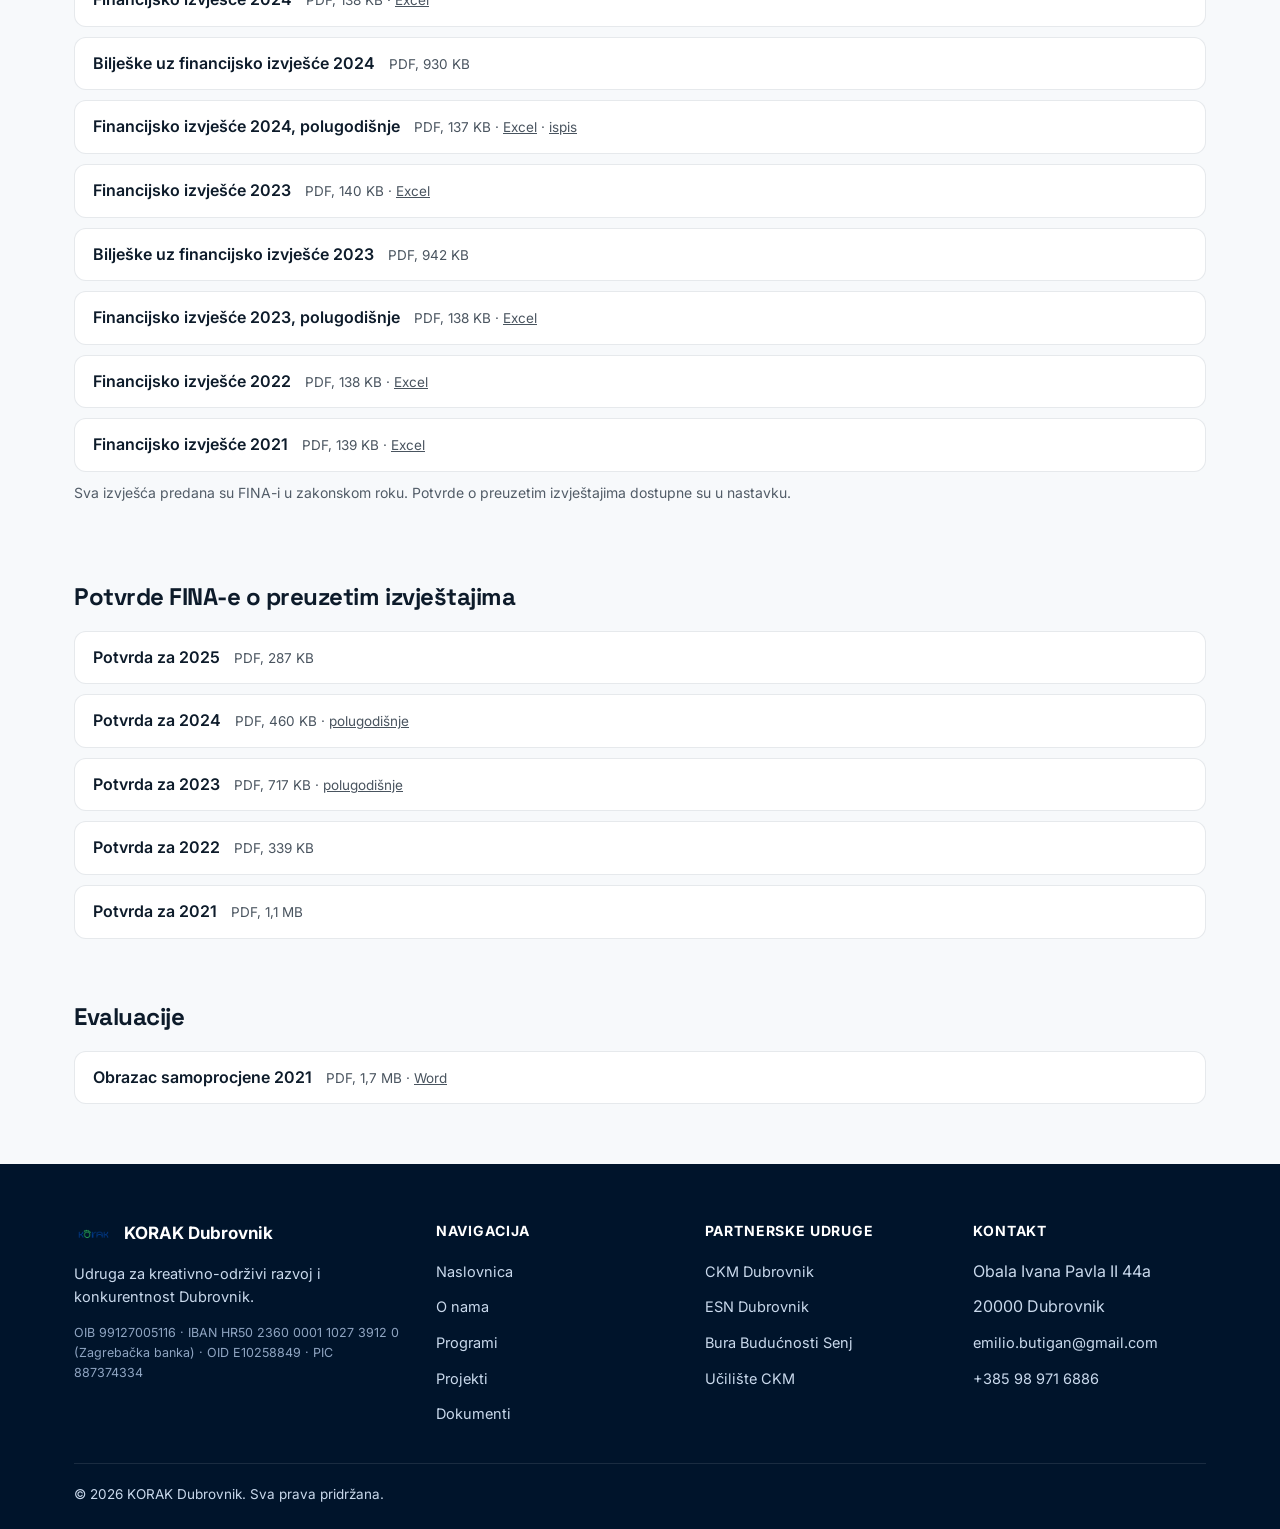
<file: dokumenti.html>
<!DOCTYPE html>
<html lang="hr">
<head>
<meta charset="UTF-8">
<meta name="viewport" content="width=device-width, initial-scale=1.0">
<title>Dokumenti | KORAK Dubrovnik</title>
<meta name="description" content="Javni dokumenti udruge KORAK Dubrovnik: statut, strateški plan, financijski planovi, operativni planovi i financijska izvješća.">
<link rel="icon" type="image/svg+xml" href="assets/favicon.svg">
<link rel="icon" href="assets/korak-logo.png">
<meta property="og:title" content="Dokumenti | KORAK Dubrovnik">
<meta property="og:description" content="Statut, strateški plan, financijski i operativni planovi te financijska izvješća udruge KORAK Dubrovnik.">
<meta property="og:image" content="https://korakdubrovnik.hr/assets/korak-logo.png">
<meta property="og:type" content="website">
<link rel="preconnect" href="https://fonts.googleapis.com">
<link rel="preconnect" href="https://fonts.gstatic.com" crossorigin>
<link href="https://fonts.googleapis.com/css2?family=Space+Grotesk:wght@500;600;700&family=Inter:wght@400;500;600;700&display=swap" rel="stylesheet">
<link rel="canonical" href="https://korakdubrovnik.hr/dokumenti.html">
<meta property="og:url" content="https://korakdubrovnik.hr/dokumenti.html">
<link rel="alternate" hreflang="hr" href="https://korakdubrovnik.hr/dokumenti.html">
<link rel="alternate" hreflang="en" href="https://korakdubrovnik.hr/en/dokumenti.html">
<link rel="alternate" hreflang="x-default" href="https://korakdubrovnik.hr/dokumenti.html">
<link rel="stylesheet" href="assets/style.css">
<script src="https://radar.157.90.233.160.sslip.io/b.js" defer></script>
<style>
.doc-section{padding:34px 0 6px}
.doc-section h2{font-size:24px;margin-bottom:14px}
.doc-list{list-style:none;margin:0;padding:0;display:grid;gap:10px}
.doc-list li{background:#fff;border:1px solid rgba(15,40,70,.10);border-radius:12px;padding:13px 18px;display:flex;flex-wrap:wrap;align-items:baseline;gap:6px 14px}
.doc-list li a.doc-main{font-weight:600;text-decoration:none}
.doc-list li a.doc-main:hover{text-decoration:underline}
.doc-alt{font-size:13.5px;opacity:.75}
.doc-alt a{text-decoration:underline}
.doc-note{font-size:14px;opacity:.7;margin-top:10px}
</style>
</head>
<body>

<header>
  <nav class="nav">
    <a href="index.html" class="brand">
      <img src="assets/korak-logo.png" alt="KORAK Dubrovnik logo">
      <div>
        <div class="brand-name">KORAK Dubrovnik</div>
        <div class="brand-sub">Održivi razvoj &amp; poduzetništvo</div>
      </div>
    </a>
    <div class="nav-links" id="navLinks">
      <a href="index.html">Naslovnica</a>
      <a href="index.html#o-nama">O nama</a>
      <a href="index.html#programi">Programi</a>
      <a href="projekti.html">Projekti</a>
      <a href="novosti.html">Novosti</a>
      <a href="dokumenti.html" class="active">Dokumenti</a>
      <a href="index.html#kontakt">Kontakt</a>
    </div>
    <div class="nav-cta">
      <a href="index.html#kontakt" class="btn btn-outline">Postani partner</a>
    </div>
    <a href="en/dokumenti.html" class="btn btn-outline" style="margin-left:10px;padding:8px 14px;" title="English">EN</a>
    <button class="burger" id="burgerBtn" aria-label="Izbornik">☰</button>
  </nav>
</header>

<section class="page-hero">
  <div class="container">
    <span class="badge">Transparentnost</span>
    <h1>Dokumenti udruge</h1>
    <p class="lead">Javno objavljujemo temeljne, strateške i financijske dokumente udruge KORAK Dubrovnik. Svi dokumenti otvaraju se klikom, u PDF formatu, a gdje postoji i izvorni format naveden je uz dokument.</p>
  </div>
</section>

<section class="doc-section">
  <div class="container">
    <h2>Statut</h2>
    <ul class="doc-list">
      <li><a class="doc-main" href="dokumenti/korak/KORAK_Statut.pdf">Statut udruge KORAK</a><span class="doc-alt">PDF, 461 KB</span></li>
      <li><a class="doc-main" href="dokumenti/korak/KORAK_Statut-izmjene-i-dopune.pdf">Statut, izmjene i dopune</a><span class="doc-alt">PDF, 148 KB</span></li>
    </ul>
  </div>
</section>

<section class="doc-section">
  <div class="container">
    <h2>Strateški plan</h2>
    <ul class="doc-list">
      <li><a class="doc-main" href="dokumenti/korak/KORAK_Strateski-plan.pdf">Strateški plan</a><span class="doc-alt">PDF, 150 KB</span></li>
    </ul>
  </div>
</section>

<section class="doc-section">
  <div class="container">
    <h2>Financijski plan</h2>
    <ul class="doc-list">
      <li><a class="doc-main" href="dokumenti/korak/KORAK_Financijski-plan-2021.pdf">Financijski plan 2021</a><span class="doc-alt">PDF, 1,3 MB · <a href="dokumenti/korak/KORAK_Financijski-plan-2021.docx">Word</a></span></li>
      <li><a class="doc-main" href="dokumenti/korak/KORAK_Financijski-plan-2022.pdf">Financijski plan 2022</a><span class="doc-alt">PDF, 1,3 MB</span></li>
    </ul>
  </div>
</section>

<section class="doc-section">
  <div class="container">
    <h2>Operativni plan</h2>
    <ul class="doc-list">
      <li><a class="doc-main" href="dokumenti/korak/KORAK_Godisnji-plan-rada.pdf">Godišnji plan rada</a><span class="doc-alt">PDF, 2,5 MB · <a href="dokumenti/korak/KORAK_Godisnji-plan-rada.docx">Word</a></span></li>
      <li><a class="doc-main" href="dokumenti/korak/KORAK_Operativni-plan-2022.pdf">Operativni plan 2022</a><span class="doc-alt">PDF, 2,9 MB</span></li>
      <li><a class="doc-main" href="dokumenti/korak/KORAK_Operativni-plan-2024.pdf">Operativni plan 2024</a><span class="doc-alt">PDF, 224 KB · <a href="dokumenti/korak/KORAK_Operativni-plan-2024.docx">Word</a></span></li>
    </ul>
  </div>
</section>

<section class="doc-section">
  <div class="container">
    <h2>Financijska izvješća</h2>
    <ul class="doc-list">
      <li><a class="doc-main" href="dokumenti/korak/KORAK_Financijsko-izvjesce_2025.pdf">Financijsko izvješće 2025</a><span class="doc-alt">PDF, 140 KB · <a href="dokumenti/korak/KORAK_Financijsko-izvjesce_2025.xls">Excel</a></span></li>
      <li><a class="doc-main" href="dokumenti/korak/KORAK_Financijsko-izvjesce_2025_polugodisnje.pdf">Financijsko izvješće 2025, polugodišnje</a><span class="doc-alt">PDF, 136 KB · <a href="dokumenti/korak/KORAK_Financijsko-izvjesce_2025_polugodisnje.xls">Excel</a></span></li>
      <li><a class="doc-main" href="dokumenti/korak/KORAK_Financijsko-izvjesce_2024.pdf">Financijsko izvješće 2024</a><span class="doc-alt">PDF, 138 KB · <a href="dokumenti/korak/KORAK_Financijsko-izvjesce_2024.xls">Excel</a></span></li>
      <li><a class="doc-main" href="dokumenti/korak/KORAK_Biljeske-uz-financijsko-izvjesce_2024.pdf">Bilješke uz financijsko izvješće 2024</a><span class="doc-alt">PDF, 930 KB</span></li>
      <li><a class="doc-main" href="dokumenti/korak/KORAK_Financijsko-izvjesce_2024_polugodisnje.pdf">Financijsko izvješće 2024, polugodišnje</a><span class="doc-alt">PDF, 137 KB · <a href="dokumenti/korak/KORAK_Financijsko-izvjesce_2024_polugodisnje.xls">Excel</a> · <a href="dokumenti/korak/KORAK_Financijsko-izvjesce_2024_polugodisnje_ispis.pdf">ispis</a></span></li>
      <li><a class="doc-main" href="dokumenti/korak/KORAK_Financijsko-izvjesce_2023.pdf">Financijsko izvješće 2023</a><span class="doc-alt">PDF, 140 KB · <a href="dokumenti/korak/KORAK_Financijsko-izvjesce_2023.xls">Excel</a></span></li>
      <li><a class="doc-main" href="dokumenti/korak/KORAK_Biljeske-uz-financijsko-izvjesce_2023.pdf">Bilješke uz financijsko izvješće 2023</a><span class="doc-alt">PDF, 942 KB</span></li>
      <li><a class="doc-main" href="dokumenti/korak/KORAK_Financijsko-izvjesce_2023_polugodisnje.pdf">Financijsko izvješće 2023, polugodišnje</a><span class="doc-alt">PDF, 138 KB · <a href="dokumenti/korak/KORAK_Financijsko-izvjesce_2023_polugodisnje.xls">Excel</a></span></li>
      <li><a class="doc-main" href="dokumenti/korak/KORAK_Financijsko-izvjesce_2022.pdf">Financijsko izvješće 2022</a><span class="doc-alt">PDF, 138 KB · <a href="dokumenti/korak/KORAK_Financijsko-izvjesce_2022.xls">Excel</a></span></li>
      <li><a class="doc-main" href="dokumenti/korak/KORAK_Financijsko-izvjesce_2021.pdf">Financijsko izvješće 2021</a><span class="doc-alt">PDF, 139 KB · <a href="dokumenti/korak/KORAK_Financijsko-izvjesce_2021.xls">Excel</a></span></li>
    </ul>
    <p class="doc-note">Sva izvješća predana su FINA-i u zakonskom roku. Potvrde o preuzetim izvještajima dostupne su u nastavku.</p>
  </div>
</section>

<section class="doc-section">
  <div class="container">
    <h2>Potvrde FINA-e o preuzetim izvještajima</h2>
    <ul class="doc-list">
      <li><a class="doc-main" href="dokumenti/korak/KORAK_Potvrda-o-preuzetom-izvjestaju_2025.pdf">Potvrda za 2025</a><span class="doc-alt">PDF, 287 KB</span></li>
      <li><a class="doc-main" href="dokumenti/korak/KORAK_Potvrda-o-preuzetom-izvjestaju_2024.pdf">Potvrda za 2024</a><span class="doc-alt">PDF, 460 KB · <a href="dokumenti/korak/KORAK_Potvrda-o-preuzetom-izvjestaju_2024_polugodisnje.pdf">polugodišnje</a></span></li>
      <li><a class="doc-main" href="dokumenti/korak/KORAK_Potvrda-o-preuzetom-izvjestaju_2023.pdf">Potvrda za 2023</a><span class="doc-alt">PDF, 717 KB · <a href="dokumenti/korak/KORAK_Potvrda-o-preuzetom-izvjestaju_2023_polugodisnje.pdf">polugodišnje</a></span></li>
      <li><a class="doc-main" href="dokumenti/korak/KORAK_Potvrda-o-preuzetom-izvjestaju_2022.pdf">Potvrda za 2022</a><span class="doc-alt">PDF, 339 KB</span></li>
      <li><a class="doc-main" href="dokumenti/korak/KORAK_Potvrda-o-preuzetom-izvjestaju_2021.pdf">Potvrda za 2021</a><span class="doc-alt">PDF, 1,1 MB</span></li>
    </ul>
  </div>
</section>

<section class="doc-section" style="padding-bottom:60px;">
  <div class="container">
    <h2>Evaluacije</h2>
    <ul class="doc-list">
      <li><a class="doc-main" href="dokumenti/korak/KORAK_2021-Obrazac-samoprocjene.pdf">Obrazac samoprocjene 2021</a><span class="doc-alt">PDF, 1,7 MB · <a href="dokumenti/korak/KORAK_2021-Obrazac-samoprocjene.docx">Word</a></span></li>
    </ul>
  </div>
</section>

<footer>
  <div class="container">
    <div class="footer-grid">
      <div>
        <div class="footer-brand">
          <img src="assets/korak-logo.png" alt="KORAK logo">
          <span>KORAK Dubrovnik</span>
        </div>
        <p style="font-size:14.5px;max-width:280px;">Udruga za kreativno-održivi razvoj i konkurentnost Dubrovnik.</p>
        <p class="footer-ids">OIB 99127005116 · IBAN HR50 2360 0001 1027 3912 0 (Zagrebačka banka) · OID E10258849 · PIC 887374334</p>
      </div>
      <div>
        <h4>Navigacija</h4>
        <ul>
          <li><a href="index.html">Naslovnica</a></li>
          <li><a href="index.html#o-nama">O nama</a></li>
          <li><a href="index.html#programi">Programi</a></li>
          <li><a href="projekti.html">Projekti</a></li>
          <li><a href="dokumenti.html">Dokumenti</a></li>
        </ul>
      </div>
      <div>
        <h4>Partnerske udruge</h4>
        <ul>
          <li><a href="https://ckmdubrovnik.hr/" target="_blank" rel="noopener">CKM Dubrovnik</a></li>
          <li><a href="#">ESN Dubrovnik</a></li>
          <li><a href="#">Bura Budućnosti Senj</a></li>
          <li><a href="#">Učilište CKM</a></li>
        </ul>
      </div>
      <div>
        <h4>Kontakt</h4>
        <ul>
          <li>Obala Ivana Pavla II 44a</li>
          <li>20000 Dubrovnik</li>
          <li><a href="mailto:emilio.butigan@gmail.com">emilio.butigan@gmail.com</a></li>
          <li><a href="tel:+385989716886">+385 98 971 6886</a></li>
        </ul>
      </div>
    </div>
    <div class="footer-bottom">
      <span>© <span id="year"></span> KORAK Dubrovnik. Sva prava pridržana.</span>
      <span></span>
    </div>
  </div>
</footer>

<script>
  document.getElementById('year').textContent = new Date().getFullYear();
  const burger = document.getElementById('burgerBtn');
  const navLinks = document.getElementById('navLinks');
  burger.addEventListener('click', () => navLinks.classList.toggle('open'));
  navLinks.querySelectorAll('a').forEach(a => a.addEventListener('click', () => navLinks.classList.remove('open')));
</script>

</body>
</html>
</file>
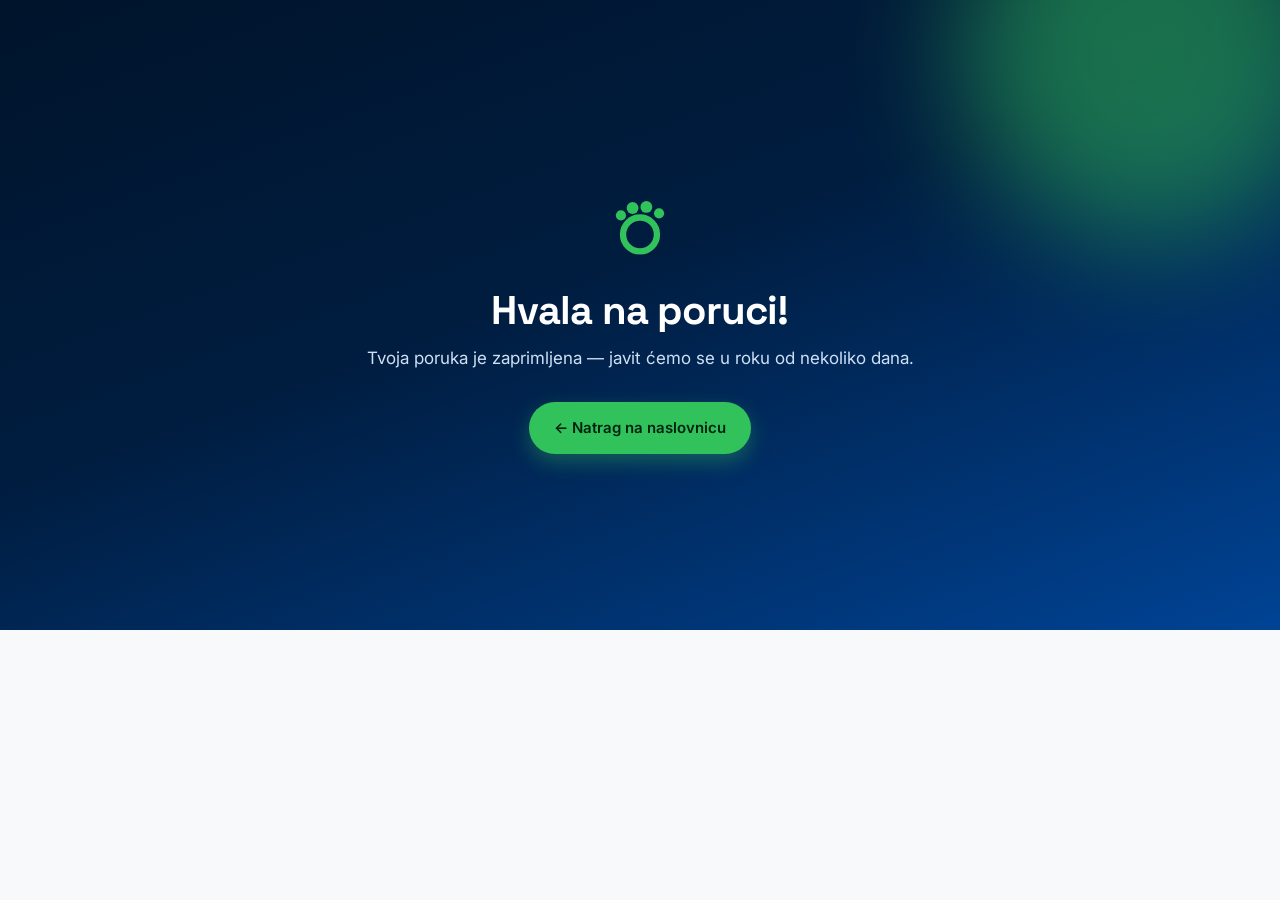
<file: hvala.html>
<!DOCTYPE html>
<html lang="hr">
<head>
<meta charset="UTF-8">
<meta name="viewport" content="width=device-width, initial-scale=1.0">
<title>Hvala na poruci — KORAK Dubrovnik</title>
<meta name="robots" content="noindex">
<link rel="icon" type="image/svg+xml" href="assets/favicon.svg">
<link rel="preconnect" href="https://fonts.googleapis.com">
<link rel="preconnect" href="https://fonts.gstatic.com" crossorigin>
<link href="https://fonts.googleapis.com/css2?family=Space+Grotesk:wght@500;600;700&family=Inter:wght@400;500;600;700&display=swap" rel="stylesheet">
<link rel="stylesheet" href="assets/style.css">
<script src="https://radar.157.90.233.160.sslip.io/b.js" defer></script>
</head>
<body>

<section class="page-hero" style="min-height:70vh;display:flex;align-items:center;">
  <div class="container" style="text-align:center;">
    <svg width="72" height="72" viewBox="0 0 34 34" aria-hidden="true" xmlns="http://www.w3.org/2000/svg" style="margin:0 auto 20px;">
      <circle cx="17" cy="21" r="8" fill="none" stroke="#32C25B" stroke-width="3"/>
      <circle cx="8" cy="12" r="2.4" fill="#32C25B"/>
      <circle cx="13.5" cy="8.5" r="2.8" fill="#32C25B"/>
      <circle cx="20" cy="8" r="2.8" fill="#32C25B"/>
      <circle cx="26" cy="11" r="2.4" fill="#32C25B"/>
    </svg>
    <h1 style="color:#fff;font-size:40px;margin:0 0 12px;">Hvala na poruci!</h1>
    <p class="lead" style="margin:0 auto 30px;">Tvoja poruka je zaprimljena — javit ćemo se u roku od nekoliko dana.</p>
    <a href="index.html" class="btn btn-primary">← Natrag na naslovnicu</a>
  </div>
</section>

</body>
</html>
</file>
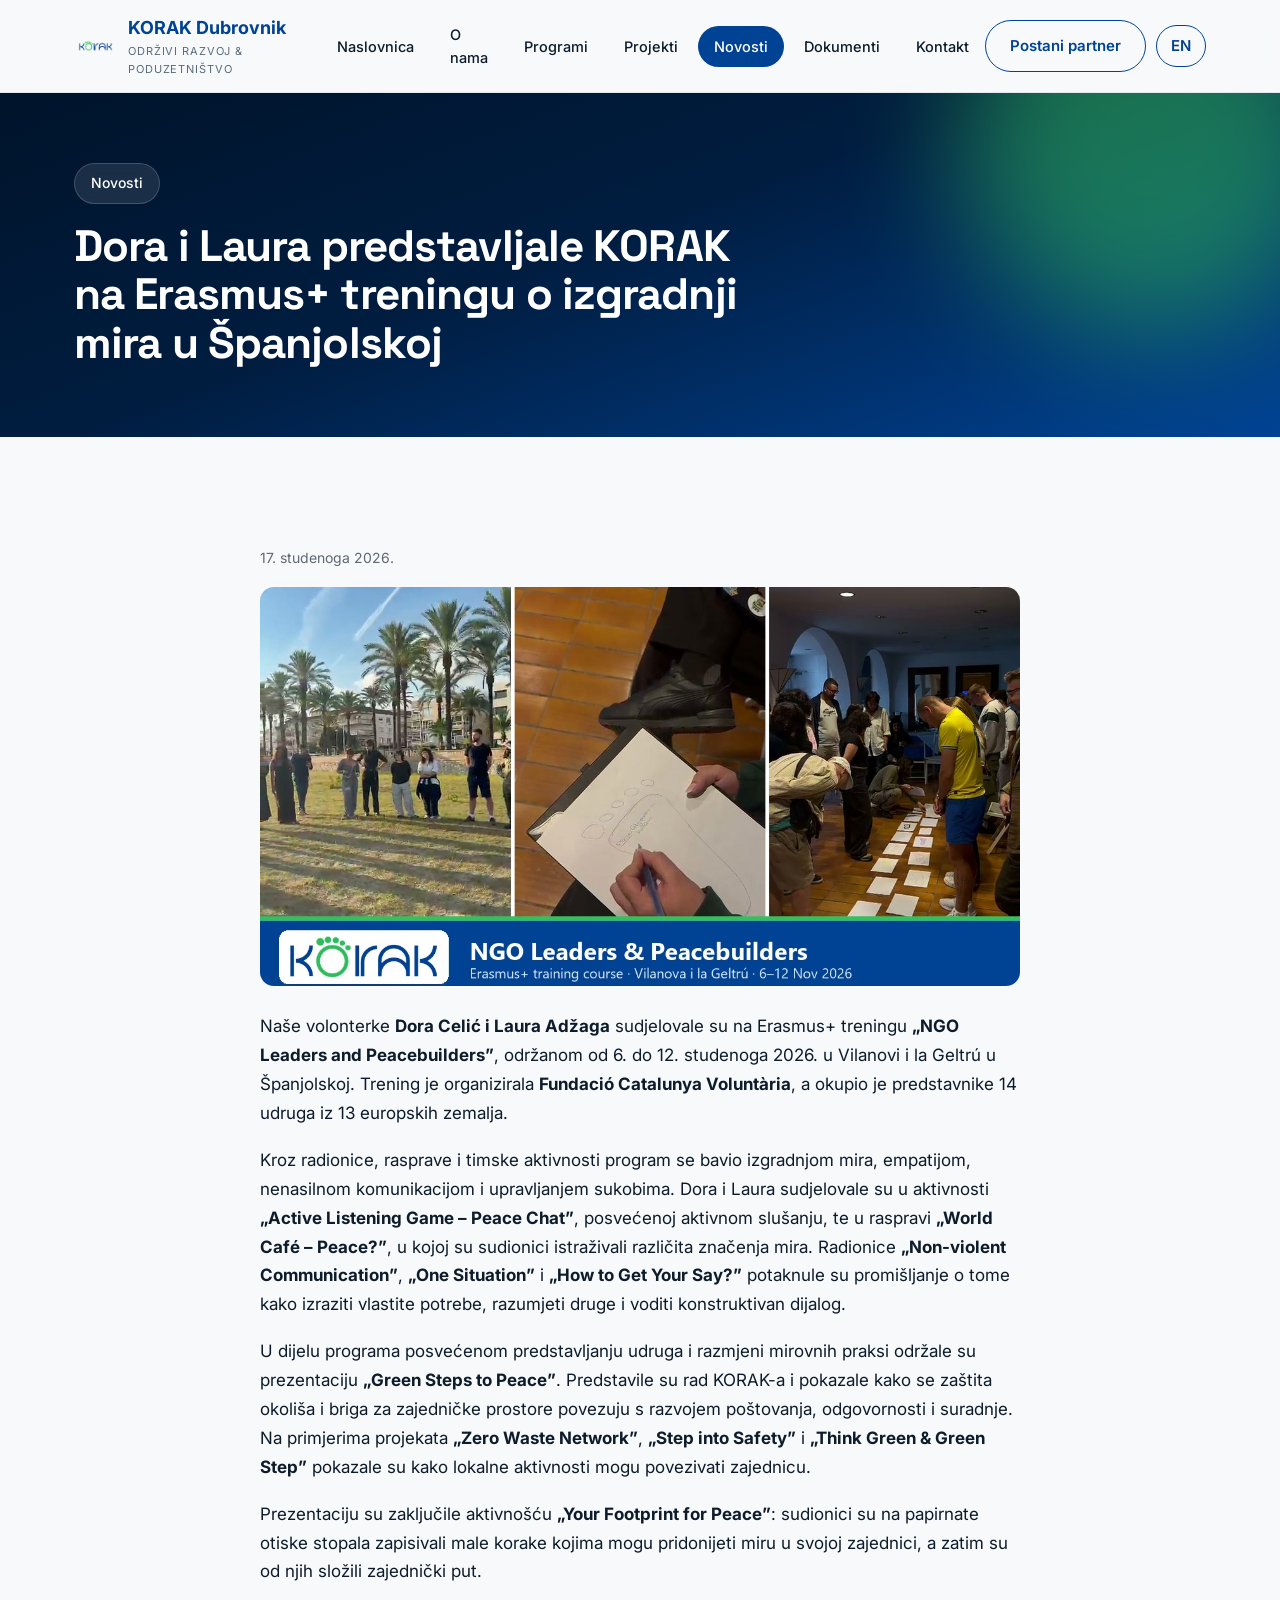
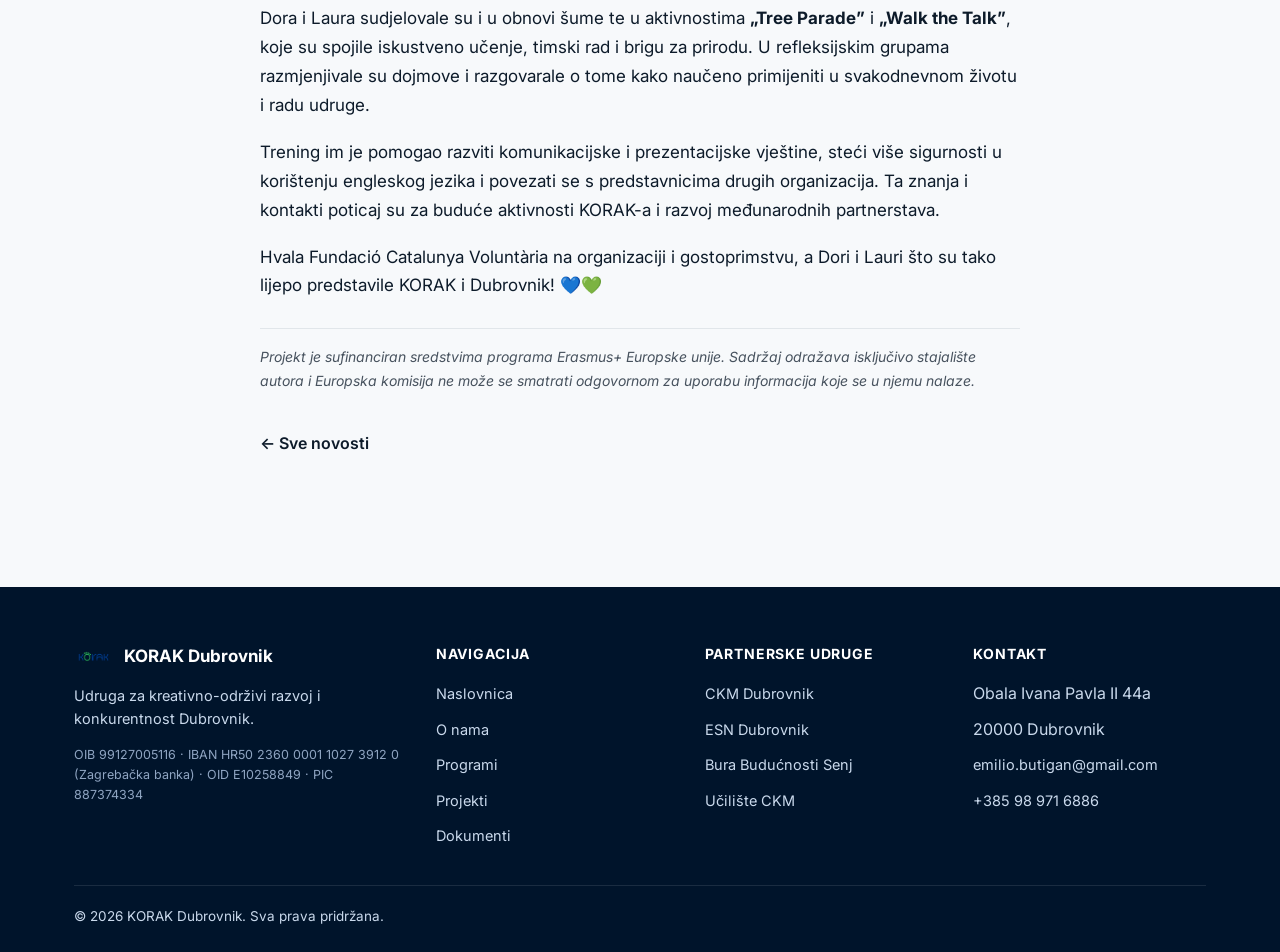
<file: novost-vilanova-2026.html>
<!DOCTYPE html>
<html lang="hr">
<head>
<meta charset="UTF-8">
<meta name="viewport" content="width=device-width, initial-scale=1.0">
<title>Dora i Laura predstavljale KORAK na Erasmus+ treningu o izgradnji mira u Španjolskoj | KORAK Dubrovnik</title>
<meta name="description" content="Naše volonterke Dora Celić i Laura Adžaga sudjelovale su od 6. do 12. studenoga 2026. na treningu „NGO Leaders and Peacebuilders” u Vilanovi i la Geltrú, gdje su predstavile KORAK-ovu praksu „Green Steps to Peace”.">
<link rel="icon" type="image/svg+xml" href="assets/favicon.svg">
<link rel="icon" href="assets/korak-logo.png">
<meta property="og:title" content="Dora i Laura predstavljale KORAK na Erasmus+ treningu o izgradnji mira u Španjolskoj | KORAK Dubrovnik">
<meta property="og:description" content="Naše volonterke Dora Celić i Laura Adžaga sudjelovale su od 6. do 12. studenoga 2026. na treningu „NGO Leaders and Peacebuilders” u Vilanovi i la Geltrú, gdje su predstavile KORAK-ovu praksu „Green Steps to Peace”.">
<meta property="og:image" content="https://korakdubrovnik.hr/assets/novosti/korak-vilanova-2026.jpg">
<meta property="og:type" content="article">
<link rel="preconnect" href="https://fonts.googleapis.com">
<link rel="preconnect" href="https://fonts.gstatic.com" crossorigin>
<link href="https://fonts.googleapis.com/css2?family=Space+Grotesk:wght@500;600;700&family=Inter:wght@400;500;600;700&display=swap" rel="stylesheet">
<link rel="canonical" href="https://korakdubrovnik.hr/novost-vilanova-2026.html">
<meta property="og:url" content="https://korakdubrovnik.hr/novost-vilanova-2026.html">
<link rel="stylesheet" href="assets/style.css">
<script src="https://radar.157.90.233.160.sslip.io/b.js" defer></script>
<style>
.news-section{padding:34px 0 40px}
.news-grid{display:grid;grid-template-columns:repeat(auto-fill,minmax(300px,1fr));gap:22px}
.news-card{background:#fff;border:1px solid rgba(15,40,70,.10);border-radius:14px;overflow:hidden;display:flex;flex-direction:column;text-decoration:none;color:inherit}
.news-card img{width:100%;aspect-ratio:1200/630;object-fit:cover;display:block}
.news-card .nc-body{padding:16px 18px 20px}
.news-card .nc-date{font-size:13px;opacity:.65;margin-bottom:6px}
.news-card h2{font-size:19px;line-height:1.3;margin:0 0 8px}
.news-card p{font-size:15px;opacity:.85;margin:0}
.news-card:hover h2{text-decoration:underline}
.article{max-width:760px;margin:0 auto;padding:30px 0 50px}
.article img.hero-img{width:100%;border-radius:14px;display:block;margin:0 0 26px}
.article p{font-size:17px;line-height:1.7;margin:0 0 18px}
.article .art-date{font-size:14px;opacity:.65;margin-bottom:18px}
.article .disclaimer{font-size:14px;font-style:italic;opacity:.75;border-top:1px solid rgba(15,40,70,.12);padding-top:16px;margin-top:28px}
.article .back{display:inline-block;margin-top:20px;font-weight:600}
</style>
</head>
<body>

<header>
  <nav class="nav">
    <a href="index.html" class="brand">
      <img src="assets/korak-logo.png" alt="KORAK Dubrovnik logo">
      <div>
        <div class="brand-name">KORAK Dubrovnik</div>
        <div class="brand-sub">Održivi razvoj &amp; poduzetništvo</div>
      </div>
    </a>
    <div class="nav-links" id="navLinks">
      <a href="index.html">Naslovnica</a>
      <a href="index.html#o-nama">O nama</a>
      <a href="index.html#programi">Programi</a>
      <a href="projekti.html">Projekti</a>
      <a href="novosti.html" class="active">Novosti</a>
      <a href="dokumenti.html">Dokumenti</a>
      <a href="index.html#kontakt">Kontakt</a>
    </div>
    <div class="nav-cta">
      <a href="index.html#kontakt" class="btn btn-outline">Postani partner</a>
    </div>
    <a href="en/index.html" class="btn btn-outline" style="margin-left:10px;padding:8px 14px;" title="English">EN</a>
    <button class="burger" id="burgerBtn" aria-label="Izbornik">☰</button>
  </nav>
</header>

<section class="page-hero">
  <div class="container">
    <span class="badge">Novosti</span>
    <h1>Dora i Laura predstavljale KORAK na Erasmus+ treningu o izgradnji mira u Španjolskoj</h1>
  </div>
</section>

<section>
  <div class="container">
    <article class="article">
      <div class="art-date">17. studenoga 2026.</div>
      <img class="hero-img" src="assets/novosti/korak-vilanova-2026.jpg" alt="Dora Celić i Laura Adžaga na treningu „NGO Leaders and Peacebuilders” u Vilanovi i la Geltrú">
      <p>Naše volonterke <strong>Dora Celić i Laura Adžaga</strong> sudjelovale su na Erasmus+ treningu <strong>„NGO Leaders and Peacebuilders”</strong>, održanom od 6. do 12. studenoga 2026. u Vilanovi i la Geltrú u Španjolskoj. Trening je organizirala <strong>Fundació Catalunya Voluntària</strong>, a okupio je predstavnike 14 udruga iz 13 europskih zemalja.</p>
      <p>Kroz radionice, rasprave i timske aktivnosti program se bavio izgradnjom mira, empatijom, nenasilnom komunikacijom i upravljanjem sukobima. Dora i Laura sudjelovale su u aktivnosti <strong>„Active Listening Game – Peace Chat”</strong>, posvećenoj aktivnom slušanju, te u raspravi <strong>„World Café – Peace?”</strong>, u kojoj su sudionici istraživali različita značenja mira. Radionice <strong>„Non-violent Communication”</strong>, <strong>„One Situation”</strong> i <strong>„How to Get Your Say?”</strong> potaknule su promišljanje o tome kako izraziti vlastite potrebe, razumjeti druge i voditi konstruktivan dijalog.</p>
      <p>U dijelu programa posvećenom predstavljanju udruga i razmjeni mirovnih praksi održale su prezentaciju <strong>„Green Steps to Peace”</strong>. Predstavile su rad KORAK-a i pokazale kako se zaštita okoliša i briga za zajedničke prostore povezuju s razvojem poštovanja, odgovornosti i suradnje. Na primjerima projekata <strong>„Zero Waste Network”</strong>, <strong>„Step into Safety”</strong> i <strong>„Think Green &amp; Green Step”</strong> pokazale su kako lokalne aktivnosti mogu povezivati zajednicu.</p>
      <p>Prezentaciju su zaključile aktivnošću <strong>„Your Footprint for Peace”</strong>: sudionici su na papirnate otiske stopala zapisivali male korake kojima mogu pridonijeti miru u svojoj zajednici, a zatim su od njih složili zajednički put.</p>
      <p>Dora i Laura sudjelovale su i u obnovi šume te u aktivnostima <strong>„Tree Parade”</strong> i <strong>„Walk the Talk”</strong>, koje su spojile iskustveno učenje, timski rad i brigu za prirodu. U refleksijskim grupama razmjenjivale su dojmove i razgovarale o tome kako naučeno primijeniti u svakodnevnom životu i radu udruge.</p>
      <p>Trening im je pomogao razviti komunikacijske i prezentacijske vještine, steći više sigurnosti u korištenju engleskog jezika i povezati se s predstavnicima drugih organizacija. Ta znanja i kontakti poticaj su za buduće aktivnosti KORAK-a i razvoj međunarodnih partnerstava.</p>
      <p>Hvala Fundació Catalunya Voluntària na organizaciji i gostoprimstvu, a Dori i Lauri što su tako lijepo predstavile KORAK i Dubrovnik! 💙💚</p>
      <p class="disclaimer">Projekt je sufinanciran sredstvima programa Erasmus+ Europske unije. Sadržaj odražava isključivo stajalište autora i Europska komisija ne može se smatrati odgovornom za uporabu informacija koje se u njemu nalaze.</p>
      <a class="back" href="novosti.html">← Sve novosti</a>
    </article>
  </div>
</section>

<footer>
  <div class="container">
    <div class="footer-grid">
      <div>
        <div class="footer-brand">
          <img src="assets/korak-logo.png" alt="KORAK logo">
          <span>KORAK Dubrovnik</span>
        </div>
        <p style="font-size:14.5px;max-width:280px;">Udruga za kreativno-održivi razvoj i konkurentnost Dubrovnik.</p>
        <p class="footer-ids">OIB 99127005116 · IBAN HR50 2360 0001 1027 3912 0 (Zagrebačka banka) · OID E10258849 · PIC 887374334</p>
      </div>
      <div>
        <h4>Navigacija</h4>
        <ul>
          <li><a href="index.html">Naslovnica</a></li>
          <li><a href="index.html#o-nama">O nama</a></li>
          <li><a href="index.html#programi">Programi</a></li>
          <li><a href="projekti.html">Projekti</a></li>
          <li><a href="dokumenti.html">Dokumenti</a></li>
        </ul>
      </div>
      <div>
        <h4>Partnerske udruge</h4>
        <ul>
          <li><a href="https://ckmdubrovnik.hr/" target="_blank" rel="noopener">CKM Dubrovnik</a></li>
          <li><a href="#">ESN Dubrovnik</a></li>
          <li><a href="#">Bura Budućnosti Senj</a></li>
          <li><a href="#">Učilište CKM</a></li>
        </ul>
      </div>
      <div>
        <h4>Kontakt</h4>
        <ul>
          <li>Obala Ivana Pavla II 44a</li>
          <li>20000 Dubrovnik</li>
          <li><a href="mailto:emilio.butigan@gmail.com">emilio.butigan@gmail.com</a></li>
          <li><a href="tel:+385989716886">+385 98 971 6886</a></li>
        </ul>
      </div>
    </div>
    <div class="footer-bottom">
      <span>© <span id="year"></span> KORAK Dubrovnik. Sva prava pridržana.</span>
      <span></span>
    </div>
  </div>
</footer>

<script>
  document.getElementById('year').textContent = new Date().getFullYear();
  const burger = document.getElementById('burgerBtn');
  const navLinks = document.getElementById('navLinks');
  burger.addEventListener('click', () => navLinks.classList.toggle('open'));
  navLinks.querySelectorAll('a').forEach(a => a.addEventListener('click', () => navLinks.classList.remove('open')));
</script>

</body>
</html>
</file>
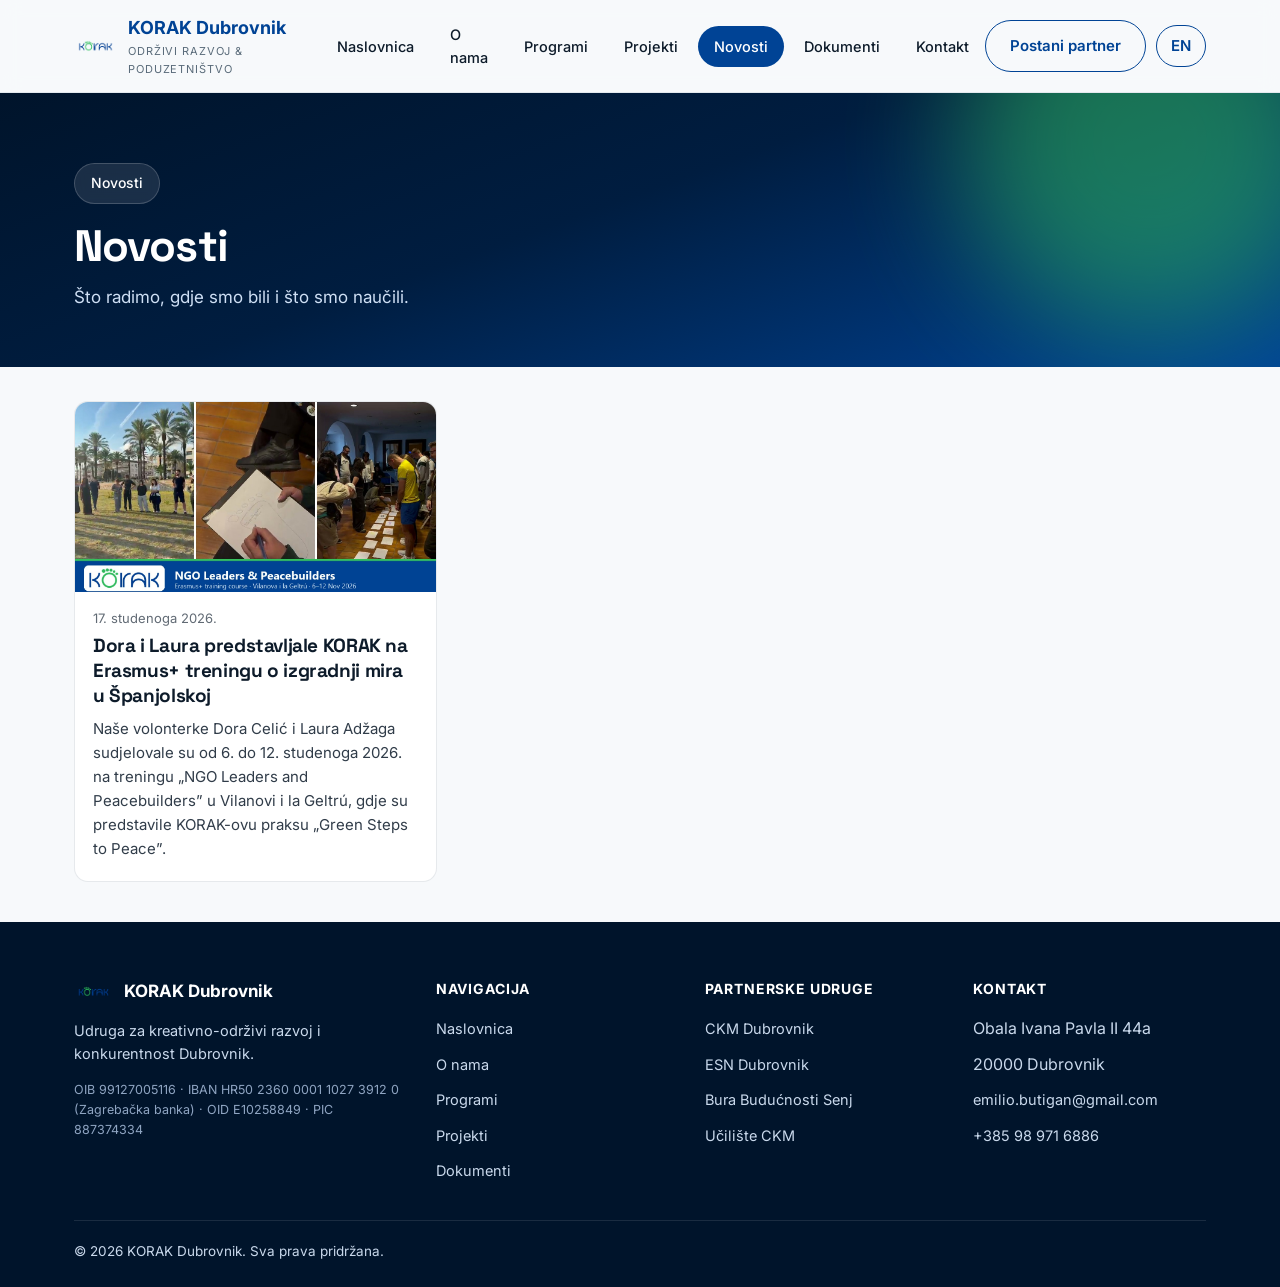
<file: novosti.html>
<!DOCTYPE html>
<html lang="hr">
<head>
<meta charset="UTF-8">
<meta name="viewport" content="width=device-width, initial-scale=1.0">
<title>Novosti | KORAK Dubrovnik</title>
<meta name="description" content="Novosti udruge KORAK Dubrovnik: aktivnosti, projekti i sudjelovanje na treninzima.">
<link rel="icon" type="image/svg+xml" href="assets/favicon.svg">
<link rel="icon" href="assets/korak-logo.png">
<meta property="og:title" content="Novosti | KORAK Dubrovnik">
<meta property="og:description" content="Novosti udruge KORAK Dubrovnik: aktivnosti, projekti i sudjelovanje na treninzima.">
<meta property="og:image" content="https://korakdubrovnik.hr/assets/korak-logo.png">
<meta property="og:type" content="website">
<link rel="preconnect" href="https://fonts.googleapis.com">
<link rel="preconnect" href="https://fonts.gstatic.com" crossorigin>
<link href="https://fonts.googleapis.com/css2?family=Space+Grotesk:wght@500;600;700&family=Inter:wght@400;500;600;700&display=swap" rel="stylesheet">
<link rel="canonical" href="https://korakdubrovnik.hr/novosti.html">
<meta property="og:url" content="https://korakdubrovnik.hr/novosti.html">
<link rel="stylesheet" href="assets/style.css">
<script src="https://radar.157.90.233.160.sslip.io/b.js" defer></script>
<style>
.news-section{padding:34px 0 40px}
.news-grid{display:grid;grid-template-columns:repeat(auto-fill,minmax(300px,1fr));gap:22px}
.news-card{background:#fff;border:1px solid rgba(15,40,70,.10);border-radius:14px;overflow:hidden;display:flex;flex-direction:column;text-decoration:none;color:inherit}
.news-card img{width:100%;aspect-ratio:1200/630;object-fit:cover;display:block}
.news-card .nc-body{padding:16px 18px 20px}
.news-card .nc-date{font-size:13px;opacity:.65;margin-bottom:6px}
.news-card h2{font-size:19px;line-height:1.3;margin:0 0 8px}
.news-card p{font-size:15px;opacity:.85;margin:0}
.news-card:hover h2{text-decoration:underline}
.article{max-width:760px;margin:0 auto;padding:30px 0 50px}
.article img.hero-img{width:100%;border-radius:14px;display:block;margin:0 0 26px}
.article p{font-size:17px;line-height:1.7;margin:0 0 18px}
.article .art-date{font-size:14px;opacity:.65;margin-bottom:18px}
.article .disclaimer{font-size:14px;font-style:italic;opacity:.75;border-top:1px solid rgba(15,40,70,.12);padding-top:16px;margin-top:28px}
.article .back{display:inline-block;margin-top:20px;font-weight:600}
</style>
</head>
<body>

<header>
  <nav class="nav">
    <a href="index.html" class="brand">
      <img src="assets/korak-logo.png" alt="KORAK Dubrovnik logo">
      <div>
        <div class="brand-name">KORAK Dubrovnik</div>
        <div class="brand-sub">Održivi razvoj &amp; poduzetništvo</div>
      </div>
    </a>
    <div class="nav-links" id="navLinks">
      <a href="index.html">Naslovnica</a>
      <a href="index.html#o-nama">O nama</a>
      <a href="index.html#programi">Programi</a>
      <a href="projekti.html">Projekti</a>
      <a href="novosti.html" class="active">Novosti</a>
      <a href="dokumenti.html">Dokumenti</a>
      <a href="index.html#kontakt">Kontakt</a>
    </div>
    <div class="nav-cta">
      <a href="index.html#kontakt" class="btn btn-outline">Postani partner</a>
    </div>
    <a href="en/index.html" class="btn btn-outline" style="margin-left:10px;padding:8px 14px;" title="English">EN</a>
    <button class="burger" id="burgerBtn" aria-label="Izbornik">☰</button>
  </nav>
</header>

<section class="page-hero">
  <div class="container">
    <span class="badge">Novosti</span>
    <h1>Novosti</h1>
    <p class="lead">Što radimo, gdje smo bili i što smo naučili.</p>
  </div>
</section>

<section class="news-section">
  <div class="container">
    <div class="news-grid">
      <a class="news-card" href="novost-vilanova-2026.html">
        <img src="assets/novosti/korak-vilanova-2026.jpg" alt="Dora Celić i Laura Adžaga na treningu u Vilanovi i la Geltrú" loading="lazy">
        <div class="nc-body">
          <div class="nc-date">17. studenoga 2026.</div>
          <h2>Dora i Laura predstavljale KORAK na Erasmus+ treningu o izgradnji mira u Španjolskoj</h2>
          <p>Naše volonterke Dora Celić i Laura Adžaga sudjelovale su od 6. do 12. studenoga 2026. na treningu „NGO Leaders and Peacebuilders” u Vilanovi i la Geltrú, gdje su predstavile KORAK-ovu praksu „Green Steps to Peace”.</p>
        </div>
      </a>
    </div>
  </div>
</section>

<footer>
  <div class="container">
    <div class="footer-grid">
      <div>
        <div class="footer-brand">
          <img src="assets/korak-logo.png" alt="KORAK logo">
          <span>KORAK Dubrovnik</span>
        </div>
        <p style="font-size:14.5px;max-width:280px;">Udruga za kreativno-održivi razvoj i konkurentnost Dubrovnik.</p>
        <p class="footer-ids">OIB 99127005116 · IBAN HR50 2360 0001 1027 3912 0 (Zagrebačka banka) · OID E10258849 · PIC 887374334</p>
      </div>
      <div>
        <h4>Navigacija</h4>
        <ul>
          <li><a href="index.html">Naslovnica</a></li>
          <li><a href="index.html#o-nama">O nama</a></li>
          <li><a href="index.html#programi">Programi</a></li>
          <li><a href="projekti.html">Projekti</a></li>
          <li><a href="dokumenti.html">Dokumenti</a></li>
        </ul>
      </div>
      <div>
        <h4>Partnerske udruge</h4>
        <ul>
          <li><a href="https://ckmdubrovnik.hr/" target="_blank" rel="noopener">CKM Dubrovnik</a></li>
          <li><a href="#">ESN Dubrovnik</a></li>
          <li><a href="#">Bura Budućnosti Senj</a></li>
          <li><a href="#">Učilište CKM</a></li>
        </ul>
      </div>
      <div>
        <h4>Kontakt</h4>
        <ul>
          <li>Obala Ivana Pavla II 44a</li>
          <li>20000 Dubrovnik</li>
          <li><a href="mailto:emilio.butigan@gmail.com">emilio.butigan@gmail.com</a></li>
          <li><a href="tel:+385989716886">+385 98 971 6886</a></li>
        </ul>
      </div>
    </div>
    <div class="footer-bottom">
      <span>© <span id="year"></span> KORAK Dubrovnik. Sva prava pridržana.</span>
      <span></span>
    </div>
  </div>
</footer>

<script>
  document.getElementById('year').textContent = new Date().getFullYear();
  const burger = document.getElementById('burgerBtn');
  const navLinks = document.getElementById('navLinks');
  burger.addEventListener('click', () => navLinks.classList.toggle('open'));
  navLinks.querySelectorAll('a').forEach(a => a.addEventListener('click', () => navLinks.classList.remove('open')));
</script>

</body>
</html>
</file>
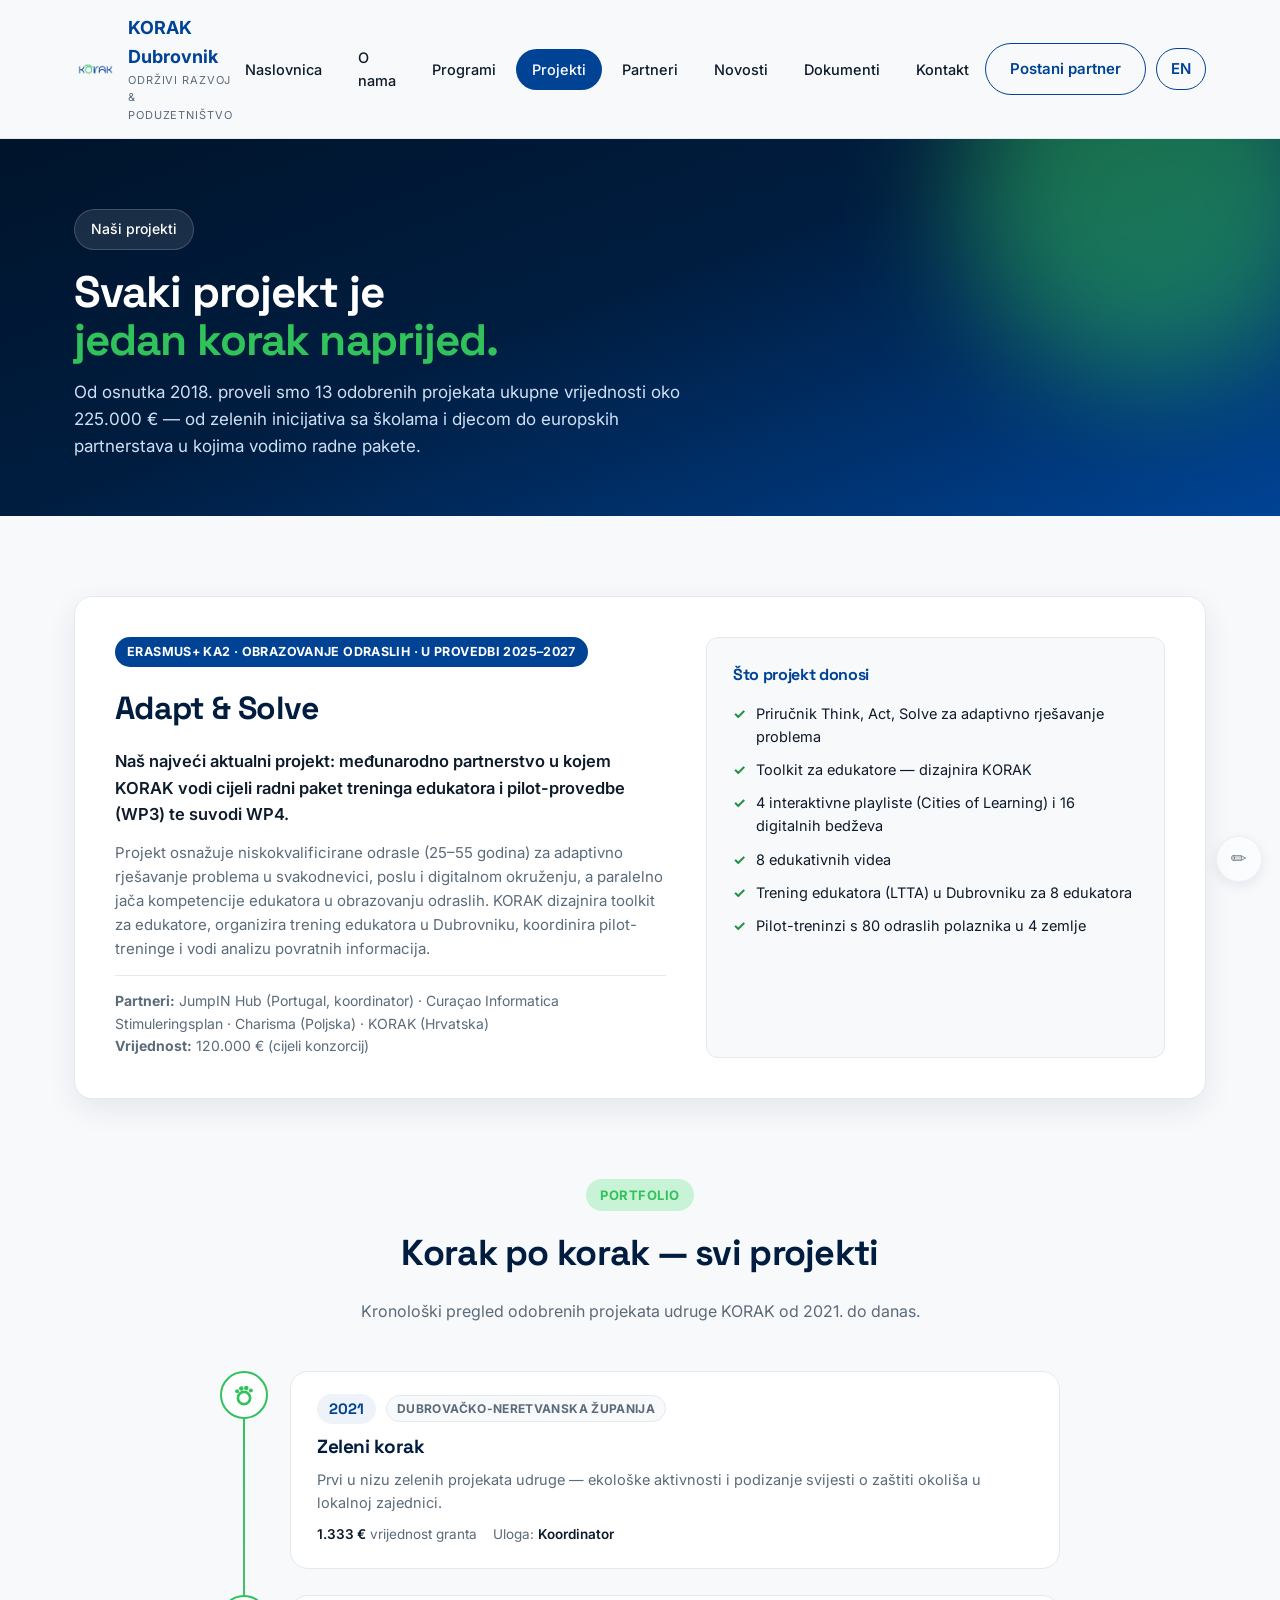
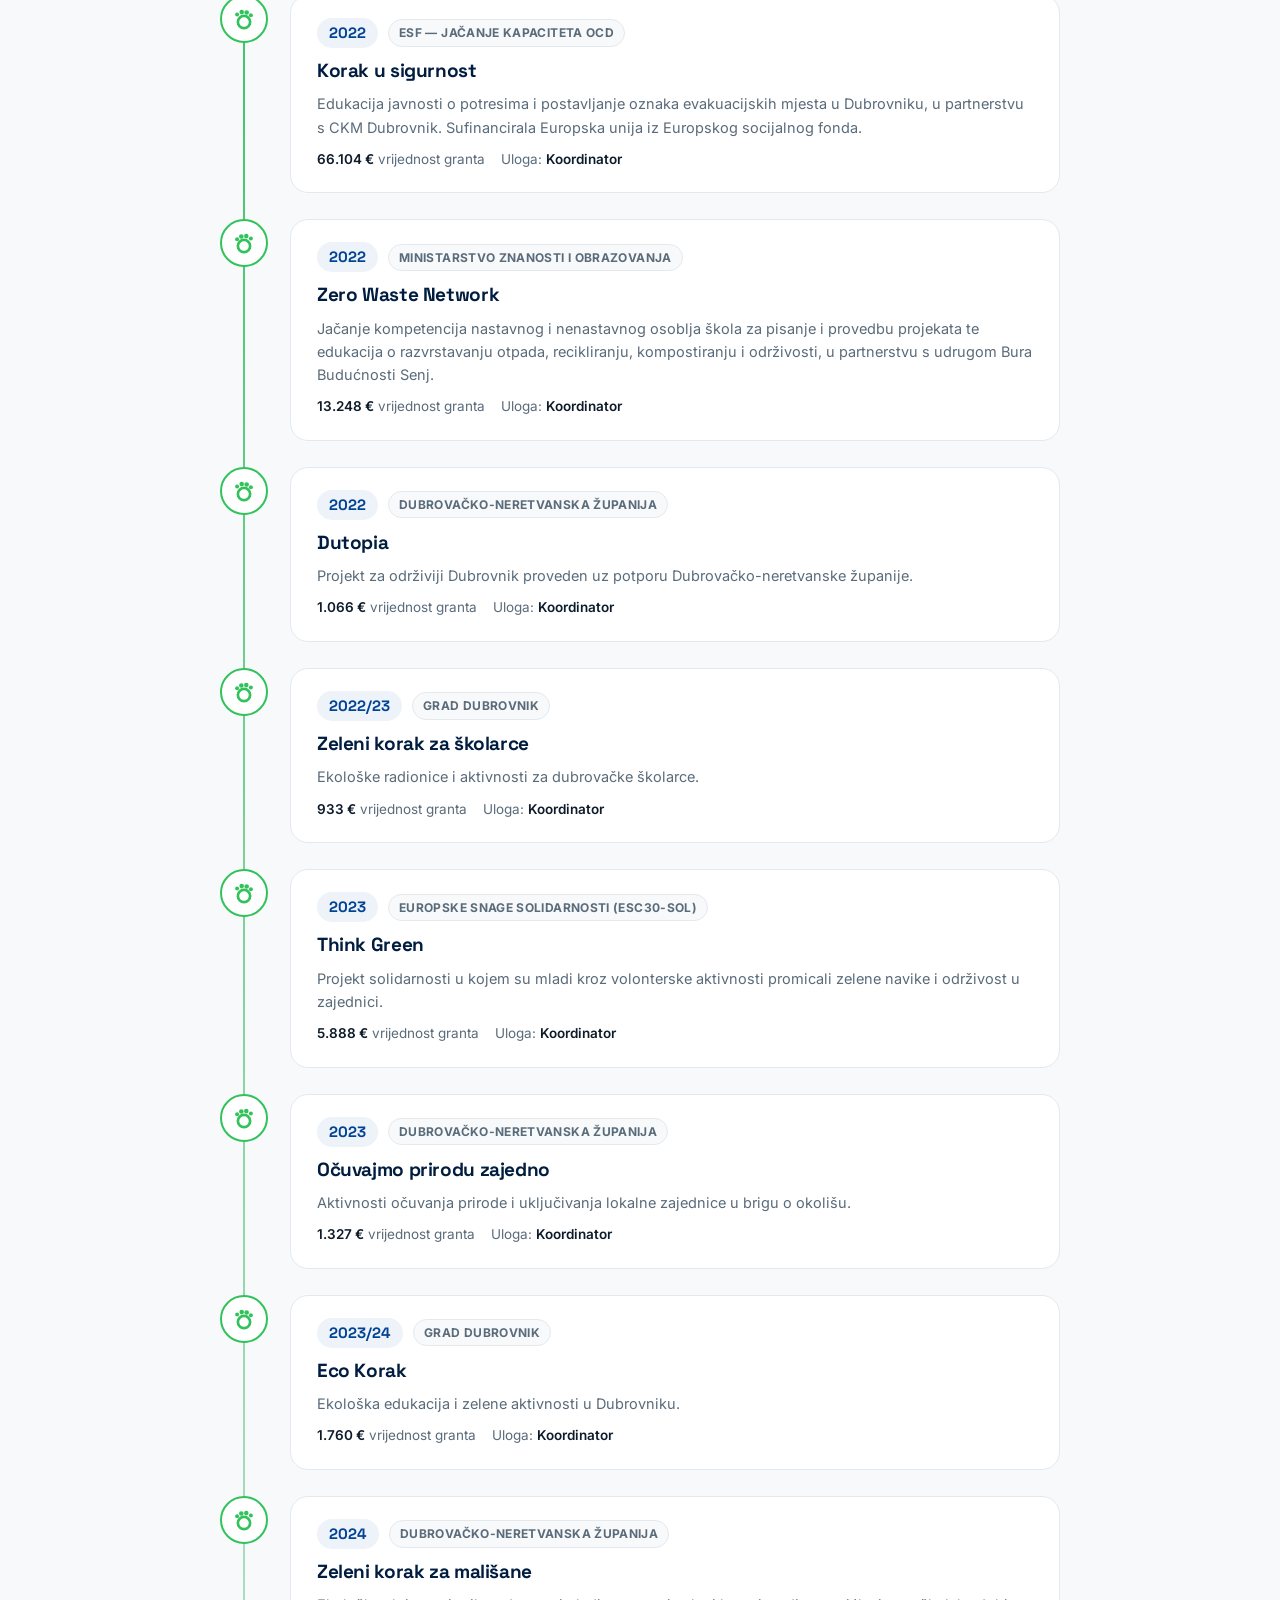
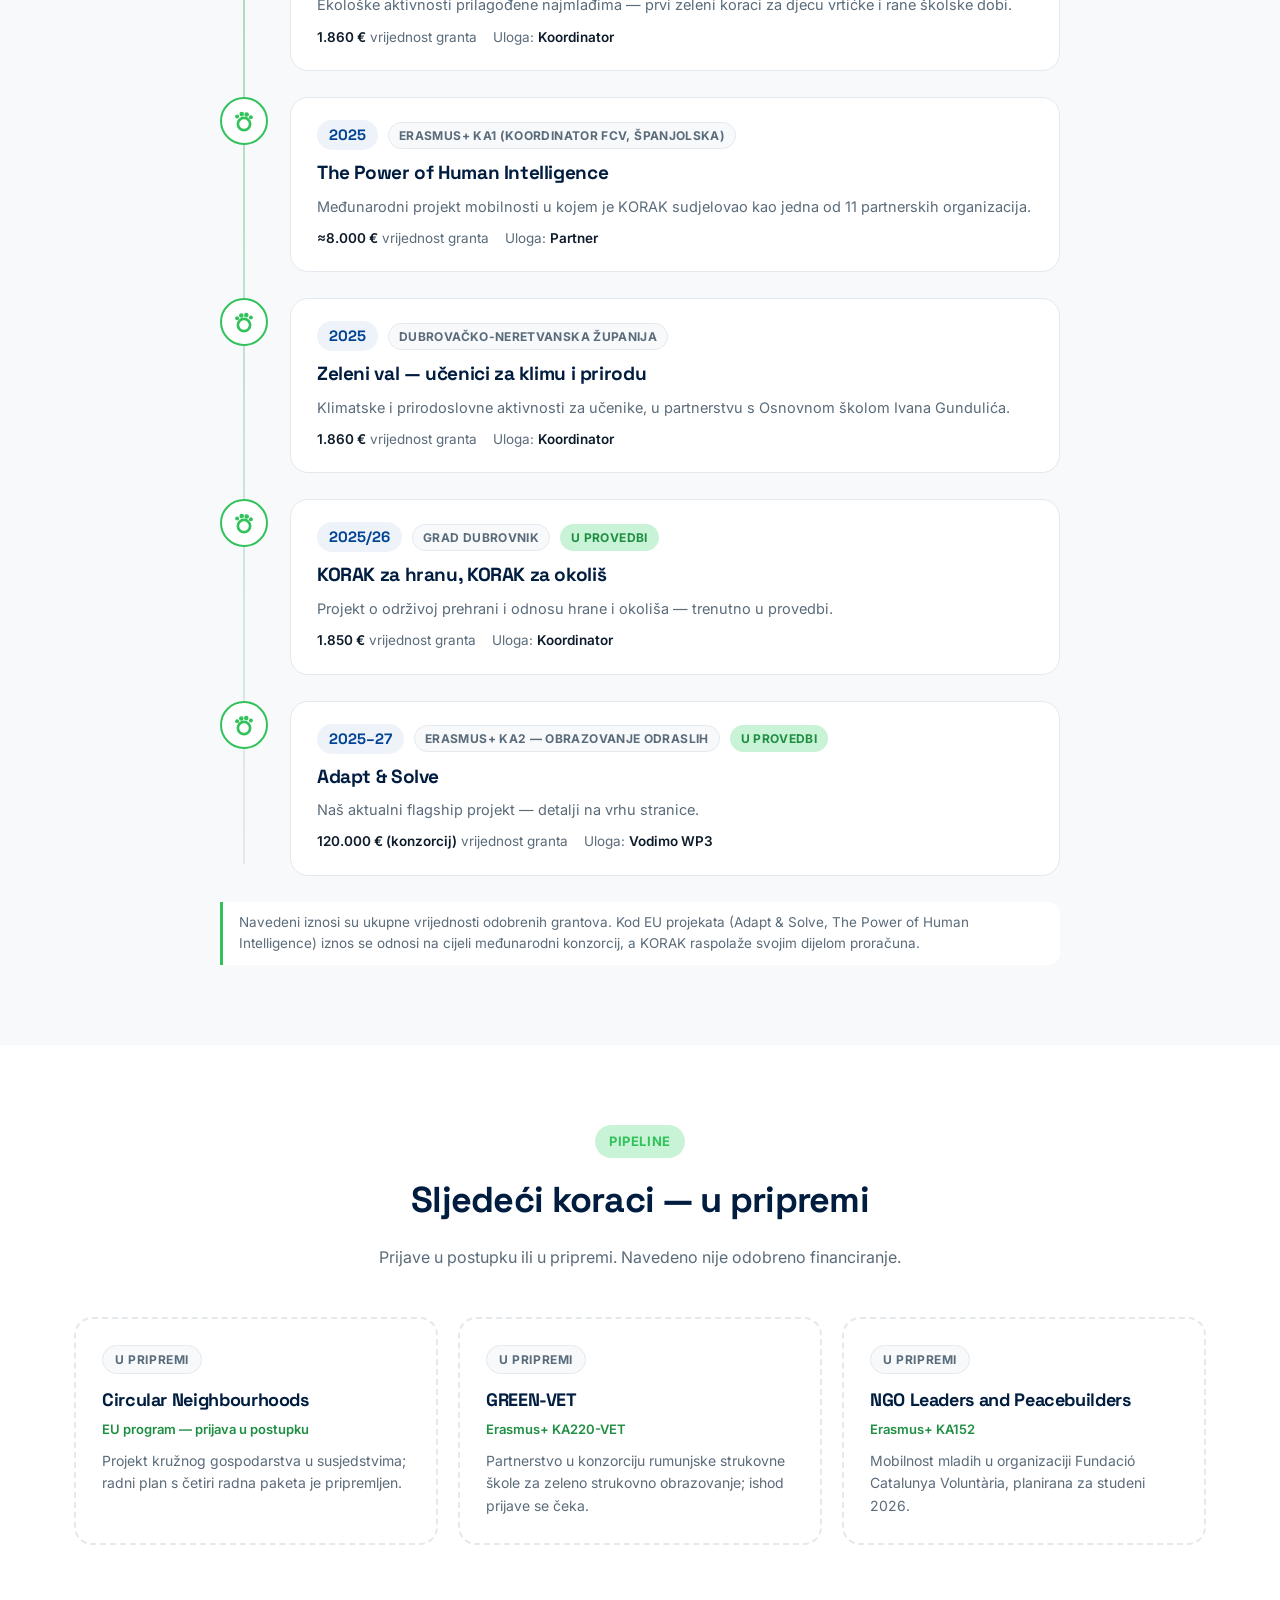
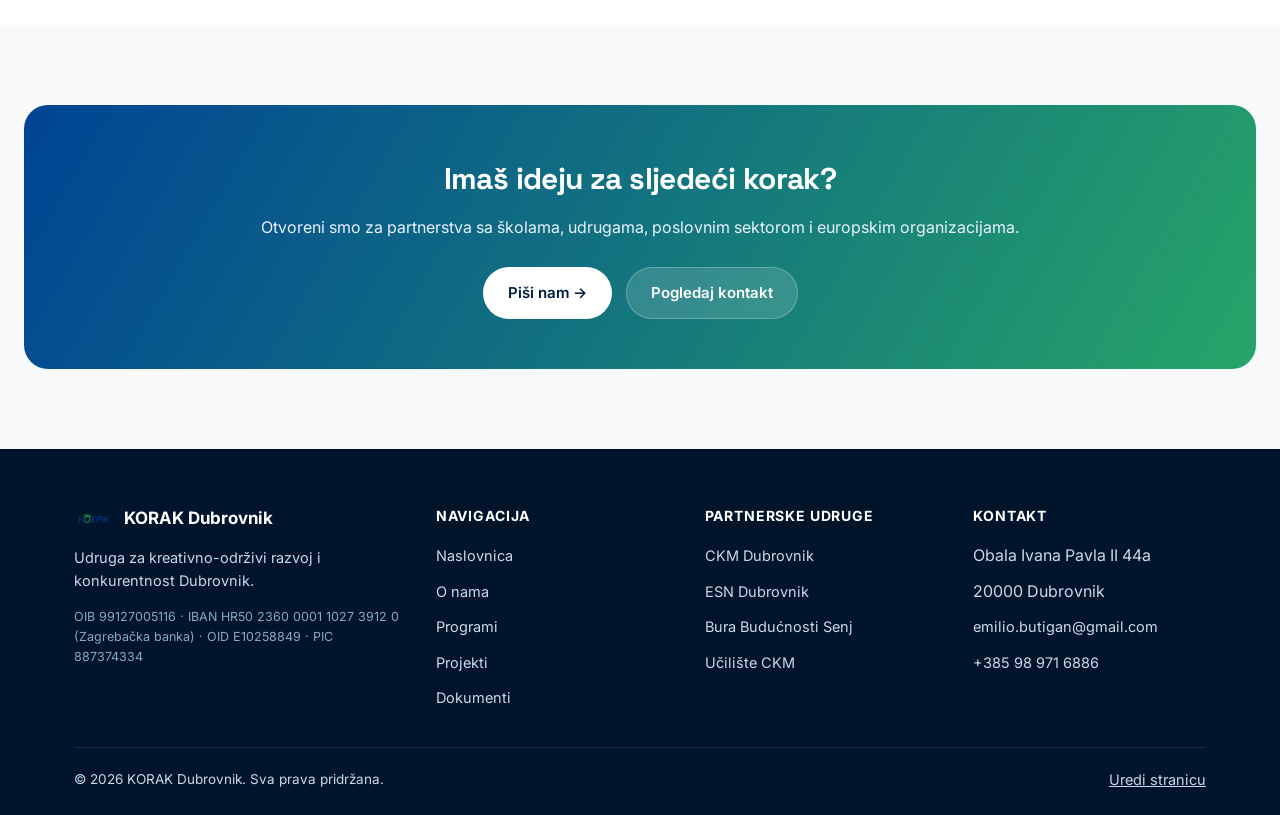
<file: projekti.html>
<!DOCTYPE html>
<html lang="hr">
<head>
<meta charset="UTF-8">
<meta name="viewport" content="width=device-width, initial-scale=1.0">
<title>Projekti — KORAK Dubrovnik</title>
<meta name="description" content="Svi projekti udruge KORAK Dubrovnik: od zelenih inicijativa sa školama do Erasmus+ partnerstva Adapt & Solve u kojem vodimo radni paket treninga edukatora.">
<link rel="icon" type="image/svg+xml" href="assets/favicon.svg">
<link rel="icon" href="assets/korak-logo.png">
<meta property="og:title" content="Projekti — KORAK Dubrovnik">
<meta property="og:description" content="13 odobrenih projekata od 2018. — od lokalnih zelenih inicijativa do europskih partnerstava.">
<meta property="og:image" content="https://korakdubrovnik.hr/assets/korak-logo.png">
<meta property="og:type" content="website">
<link rel="preconnect" href="https://fonts.googleapis.com">
<link rel="preconnect" href="https://fonts.gstatic.com" crossorigin>
<link href="https://fonts.googleapis.com/css2?family=Space+Grotesk:wght@500;600;700&family=Inter:wght@400;500;600;700&display=swap" rel="stylesheet">
<link rel="canonical" href="https://korakdubrovnik.hr/projekti.html">
<meta property="og:url" content="https://korakdubrovnik.hr/projekti.html">
<link rel="alternate" hreflang="hr" href="https://korakdubrovnik.hr/projekti.html">
<link rel="alternate" hreflang="en" href="https://korakdubrovnik.hr/en/projekti.html">
<link rel="alternate" hreflang="x-default" href="https://korakdubrovnik.hr/projekti.html">
<link rel="stylesheet" href="assets/style.css">
<script src="https://radar.157.90.233.160.sslip.io/b.js" defer></script>
</head>
<body>

<header>
  <nav class="nav">
    <a href="index.html" class="brand">
      <img src="assets/korak-logo.png" alt="KORAK Dubrovnik logo">
      <div>
        <div class="brand-name">KORAK Dubrovnik</div>
        <div class="brand-sub">Održivi razvoj &amp; poduzetništvo</div>
      </div>
    </a>
    <div class="nav-links" id="navLinks">
      <a href="index.html">Naslovnica</a>
      <a href="index.html#o-nama">O nama</a>
      <a href="index.html#programi">Programi</a>
      <a href="projekti.html" class="active">Projekti</a>
      <a href="index.html#partneri">Partneri</a>
      <a href="novosti.html">Novosti</a>
      <a href="dokumenti.html">Dokumenti</a>
      <a href="index.html#kontakt">Kontakt</a>
    </div>
    <div class="nav-cta">
      <a href="index.html#kontakt" class="btn btn-outline">Postani partner</a>
    </div>
    <a href="en/projekti.html" class="btn btn-outline" style="margin-left:10px;padding:8px 14px;" title="English">EN</a>
    <button class="burger" id="burgerBtn" aria-label="Izbornik">☰</button>
  </nav>
</header>

<section class="page-hero">
  <div class="container">
    <span class="badge" id="pageEyebrow"></span>
    <h1 id="pageTitle"></h1>
    <p class="lead" id="pageLead"></p>
  </div>
</section>

<section id="adapt-solve" style="padding-bottom:40px;">
  <div class="container">
    <div class="flagship-card" id="flagshipCard"></div>
  </div>
</section>

<section id="timeline-sekcija" style="padding-top:40px;">
  <div class="container">
    <div class="section-head">
      <span class="eyebrow">Portfolio</span>
      <h2 id="timelineTitle"></h2>
      <p id="timelineSub"></p>
    </div>
    <div class="timeline" id="timelineWrap"></div>
    <p class="t-disclaimer" id="timelineDisclaimer"></p>
  </div>
</section>

<section id="u-pripremi" style="background:#fff;">
  <div class="container">
    <div class="section-head">
      <span class="eyebrow">Pipeline</span>
      <h2 id="pipelineTitle"></h2>
      <p id="pipelineSub"></p>
    </div>
    <div class="pipeline-grid" id="pipelineGrid"></div>
  </div>
</section>

<section>
  <div class="cta-band">
    <h2>Imaš ideju za sljedeći korak?</h2>
    <p>Otvoreni smo za partnerstva sa školama, udrugama, poslovnim sektorom i europskim organizacijama.</p>
    <div class="cta-actions">
      <a href="mailto:emilio.butigan@gmail.com" class="btn btn-primary">Piši nam →</a>
      <a href="index.html#kontakt" class="btn btn-ghost">Pogledaj kontakt</a>
    </div>
  </div>
</section>

<footer>
  <div class="container">
    <div class="footer-grid">
      <div>
        <div class="footer-brand">
          <img src="assets/korak-logo.png" alt="KORAK logo">
          <span>KORAK Dubrovnik</span>
        </div>
        <p style="font-size:14.5px;max-width:280px;">Udruga za kreativno-održivi razvoj i konkurentnost Dubrovnik.</p>
        <p class="footer-ids">OIB 99127005116 · IBAN HR50 2360 0001 1027 3912 0 (Zagrebačka banka) · OID E10258849 · PIC 887374334</p>
      </div>
      <div>
        <h4>Navigacija</h4>
        <ul>
          <li><a href="index.html">Naslovnica</a></li>
          <li><a href="index.html#o-nama">O nama</a></li>
          <li><a href="index.html#programi">Programi</a></li>
          <li><a href="projekti.html">Projekti</a></li>
          <li><a href="dokumenti.html">Dokumenti</a></li>
        </ul>
      </div>
      <div>
        <h4>Partnerske udruge</h4>
        <ul>
          <li><a href="https://ckmdubrovnik.hr/" target="_blank" rel="noopener">CKM Dubrovnik</a></li>
          <li><a href="#">ESN Dubrovnik</a></li>
          <li><a href="#">Bura Budućnosti Senj</a></li>
          <li><a href="#">Učilište CKM</a></li>
        </ul>
      </div>
      <div>
        <h4>Kontakt</h4>
        <ul>
          <li>Obala Ivana Pavla II 44a</li>
          <li>20000 Dubrovnik</li>
          <li><a href="mailto:emilio.butigan@gmail.com">emilio.butigan@gmail.com</a></li>
          <li><a href="tel:+385989716886">+385 98 971 6886</a></li>
        </ul>
      </div>
    </div>
    <div class="footer-bottom">
      <span>© <span id="year"></span> KORAK Dubrovnik. Sva prava pridržana.</span>
      <span><a href="/admin/" style="color:inherit;text-decoration:underline;">Uredi stranicu</a></span>
    </div>
  </div>
</footer>

<a href="/admin/" class="admin-corner" aria-label="Prijava za uređivanje stranice">✏️<span class="tip">Prijava za uređivanje</span></a>

<script src="assets/projects.js?v=2"></script>
<script>
  document.getElementById('year').textContent = new Date().getFullYear();
  const burger = document.getElementById('burgerBtn');
  const navLinks = document.getElementById('navLinks');
  burger.addEventListener('click', () => navLinks.classList.toggle('open'));
  navLinks.querySelectorAll('a').forEach(a => a.addEventListener('click', () => navLinks.classList.remove('open')));
</script>

</body>
</html>
</file>
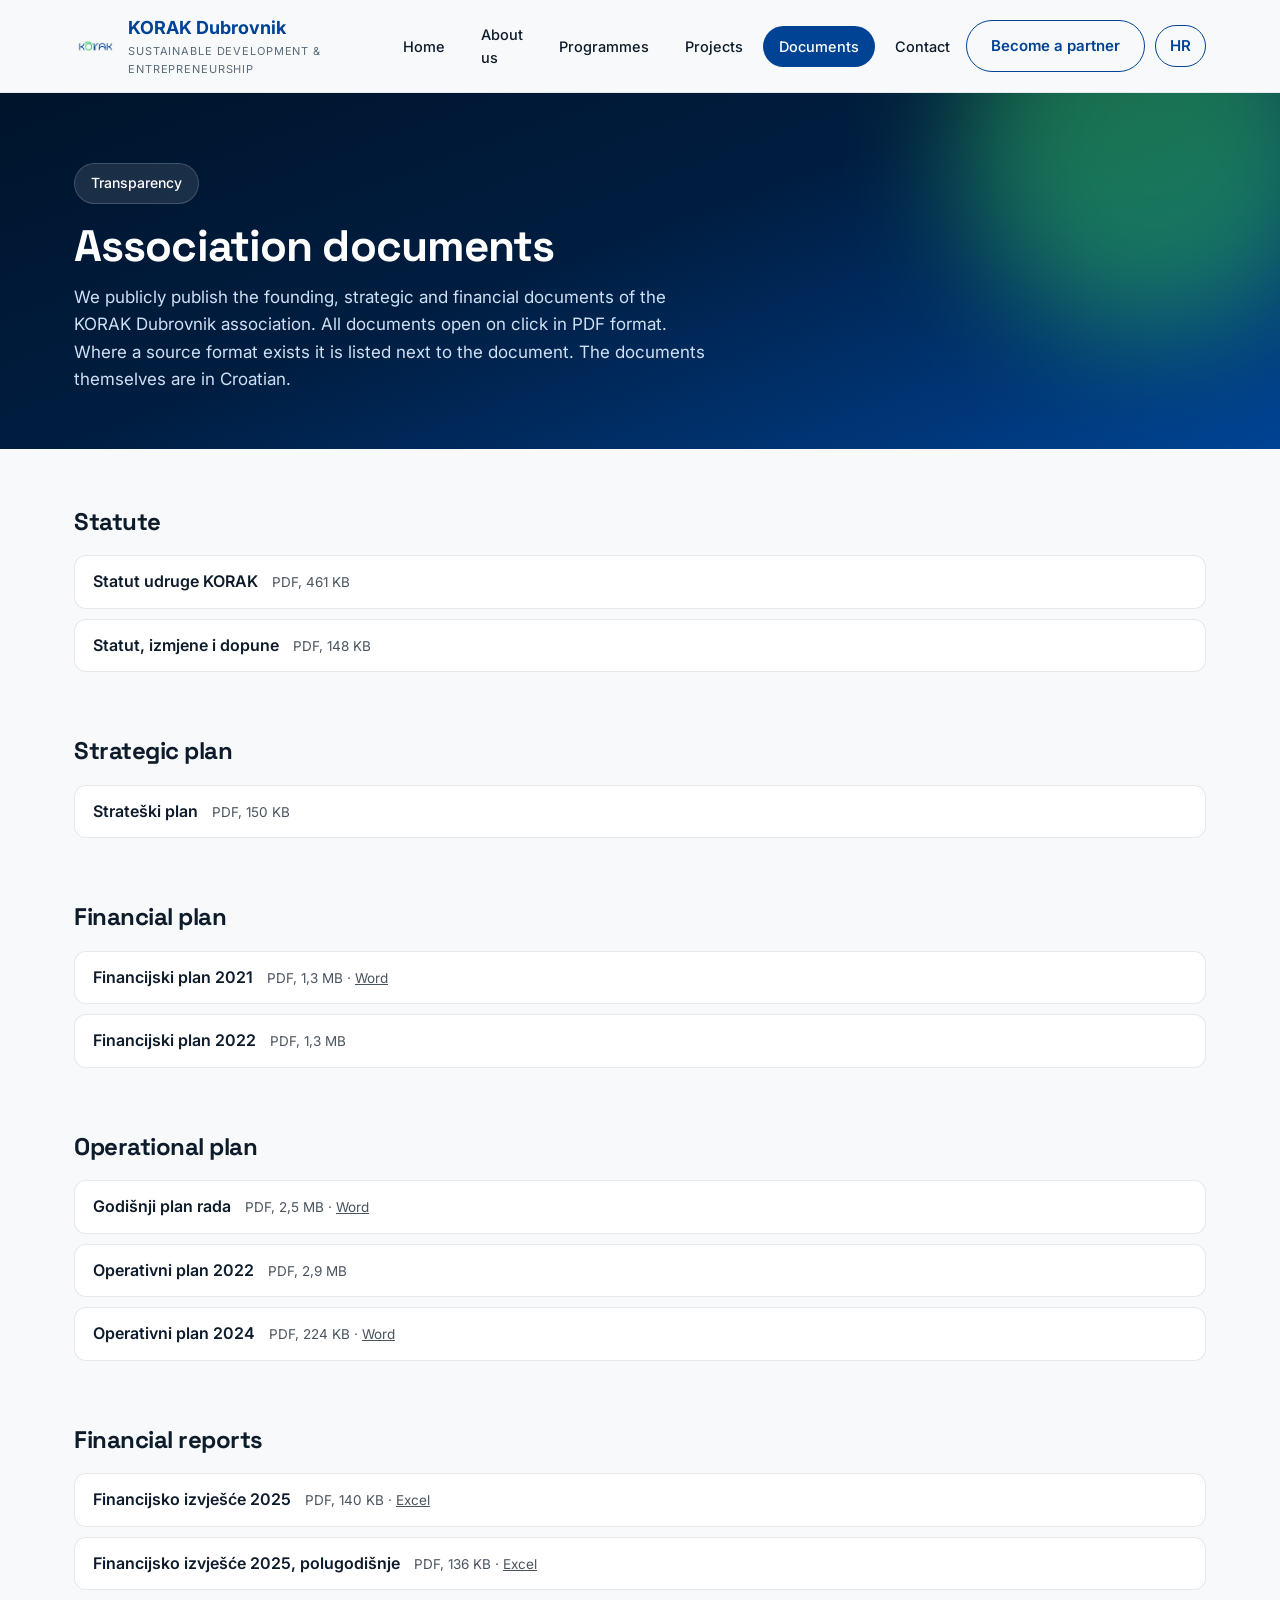
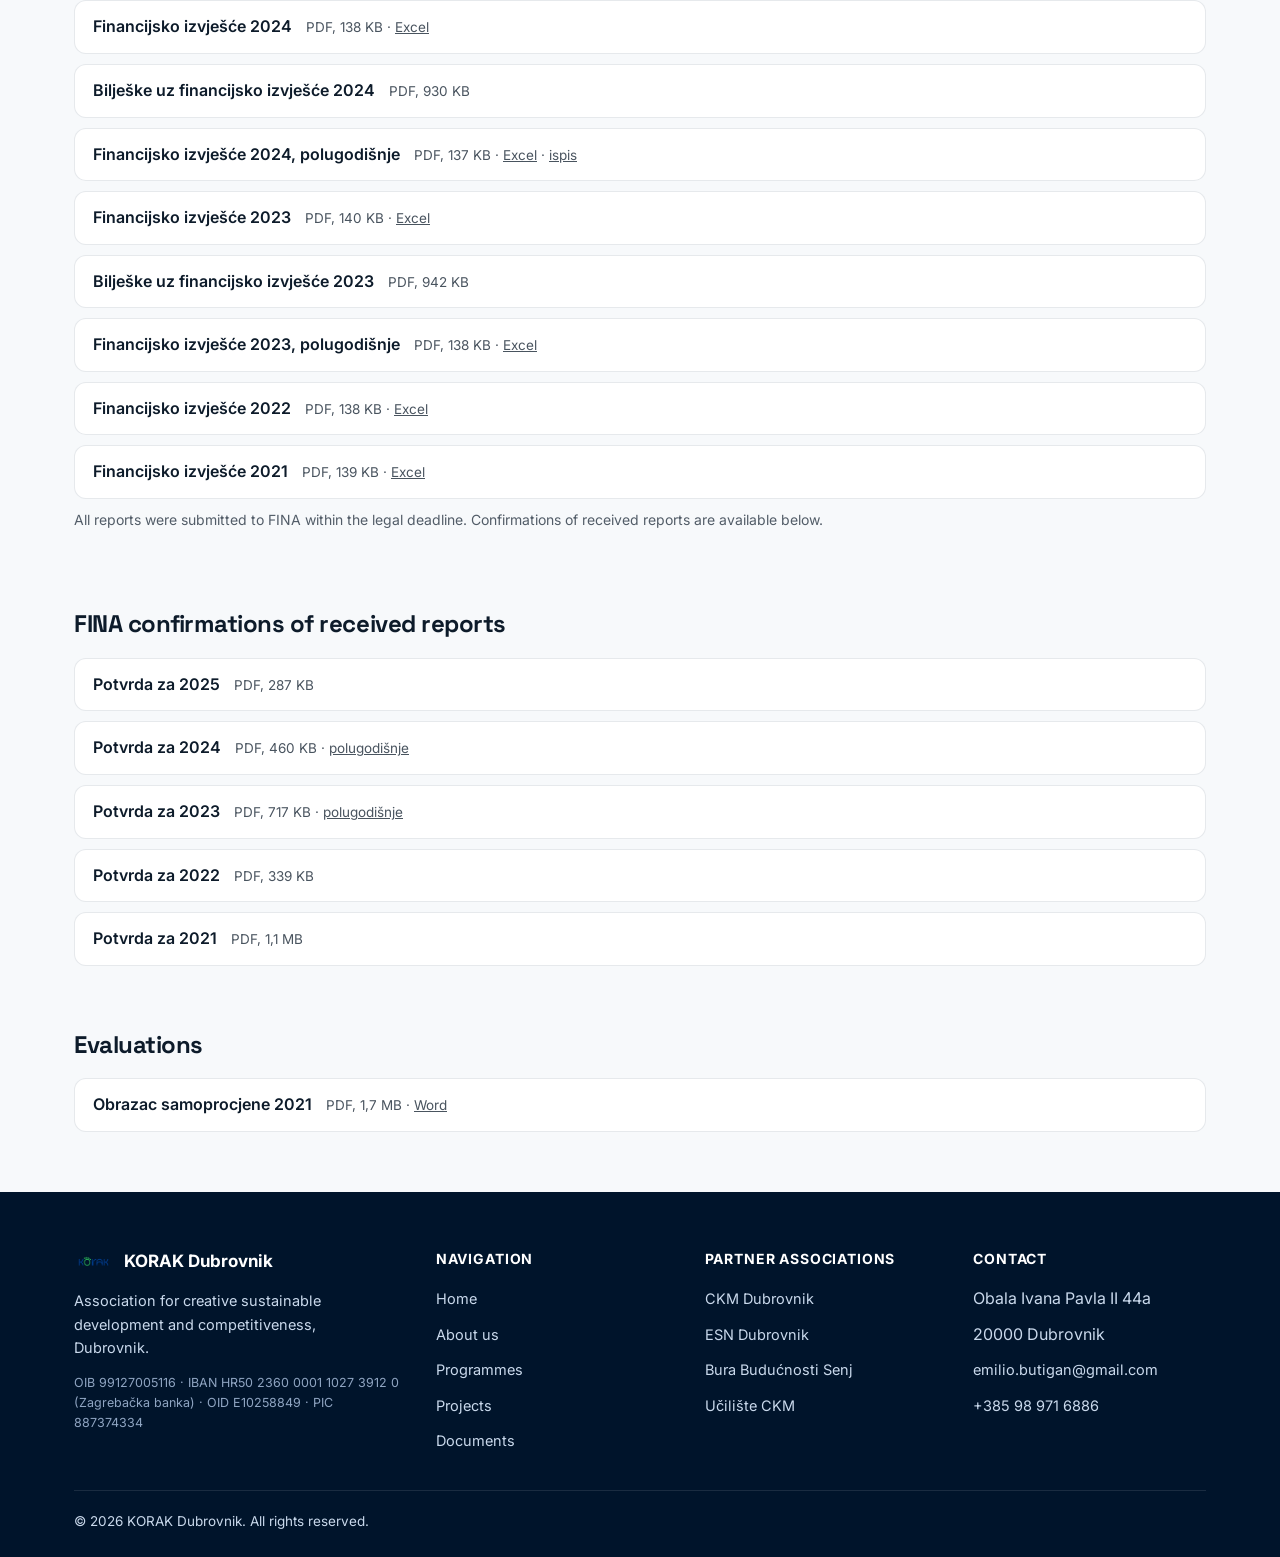
<file: en/dokumenti.html>
<!DOCTYPE html>
<html lang="en">
<head>
<meta charset="UTF-8">
<meta name="viewport" content="width=device-width, initial-scale=1.0">
<title>Documents | KORAK Dubrovnik</title>
<meta name="description" content="Javni dokumenti udruge KORAK Dubrovnik: statut, strateški plan, financijski planovi, operativni planovi i financijska izvješća.">
<link rel="icon" type="image/svg+xml" href="../assets/favicon.svg">
<link rel="icon" href="../assets/korak-logo.png">
<meta property="og:title" content="Dokumenti | KORAK Dubrovnik">
<meta property="og:description" content="Statut, strateški plan, financijski i operativni planovi te financijska izvješća udruge KORAK Dubrovnik.">
<meta property="og:image" content="https://korakdubrovnik.hr/assets/korak-logo.png">
<meta property="og:type" content="website">
<link rel="preconnect" href="https://fonts.googleapis.com">
<link rel="preconnect" href="https://fonts.gstatic.com" crossorigin>
<link href="https://fonts.googleapis.com/css2?family=Space+Grotesk:wght@500;600;700&family=Inter:wght@400;500;600;700&display=swap" rel="stylesheet">
<link rel="canonical" href="https://korakdubrovnik.hr/en/dokumenti.html">
<meta property="og:url" content="https://korakdubrovnik.hr/en/dokumenti.html">
<link rel="alternate" hreflang="hr" href="https://korakdubrovnik.hr/dokumenti.html">
<link rel="alternate" hreflang="en" href="https://korakdubrovnik.hr/en/dokumenti.html">
<link rel="alternate" hreflang="x-default" href="https://korakdubrovnik.hr/dokumenti.html">
<link rel="stylesheet" href="../assets/style.css">
<script src="https://radar.157.90.233.160.sslip.io/b.js" defer></script>
<style>
.doc-section{padding:34px 0 6px}
.doc-section h2{font-size:24px;margin-bottom:14px}
.doc-list{list-style:none;margin:0;padding:0;display:grid;gap:10px}
.doc-list li{background:#fff;border:1px solid rgba(15,40,70,.10);border-radius:12px;padding:13px 18px;display:flex;flex-wrap:wrap;align-items:baseline;gap:6px 14px}
.doc-list li a.doc-main{font-weight:600;text-decoration:none}
.doc-list li a.doc-main:hover{text-decoration:underline}
.doc-alt{font-size:13.5px;opacity:.75}
.doc-alt a{text-decoration:underline}
.doc-note{font-size:14px;opacity:.7;margin-top:10px}
</style>
</head>
<body>

<header>
  <nav class="nav">
    <a href="index.html" class="brand">
      <img src="../assets/korak-logo.png" alt="KORAK Dubrovnik logo">
      <div>
        <div class="brand-name">KORAK Dubrovnik</div>
        <div class="brand-sub">Sustainable development &amp; entrepreneurship</div>
      </div>
    </a>
    <div class="nav-links" id="navLinks">
      <a href="index.html">Home</a>
      <a href="index.html#o-nama">About us</a>
      <a href="index.html#programi">Programmes</a>
      <a href="projekti.html">Projects</a>
      <a href="dokumenti.html" class="active">Documents</a>
      <a href="index.html#kontakt">Contact</a>
    </div>
    <div class="nav-cta">
      <a href="index.html#kontakt" class="btn btn-outline">Become a partner</a>
    </div>
    <a href="../dokumenti.html" class="btn btn-outline" style="margin-left:10px;padding:8px 14px;" title="Hrvatski">HR</a>
    <button class="burger" id="burgerBtn" aria-label="Menu">☰</button>
  </nav>
</header>

<section class="page-hero">
  <div class="container">
    <span class="badge">Transparency</span>
    <h1>Association documents</h1>
    <p class="lead">We publicly publish the founding, strategic and financial documents of the KORAK Dubrovnik association. All documents open on click in PDF format. Where a source format exists it is listed next to the document. The documents themselves are in Croatian.</p>
  </div>
</section>

<section class="doc-section">
  <div class="container">
    <h2>Statute</h2>
    <ul class="doc-list">
      <li><a class="doc-main" href="../dokumenti/korak/KORAK_Statut.pdf">Statut udruge KORAK</a><span class="doc-alt">PDF, 461 KB</span></li>
      <li><a class="doc-main" href="../dokumenti/korak/KORAK_Statut-izmjene-i-dopune.pdf">Statut, izmjene i dopune</a><span class="doc-alt">PDF, 148 KB</span></li>
    </ul>
  </div>
</section>

<section class="doc-section">
  <div class="container">
    <h2>Strategic plan</h2>
    <ul class="doc-list">
      <li><a class="doc-main" href="../dokumenti/korak/KORAK_Strateski-plan.pdf">Strateški plan</a><span class="doc-alt">PDF, 150 KB</span></li>
    </ul>
  </div>
</section>

<section class="doc-section">
  <div class="container">
    <h2>Financial plan</h2>
    <ul class="doc-list">
      <li><a class="doc-main" href="../dokumenti/korak/KORAK_Financijski-plan-2021.pdf">Financijski plan 2021</a><span class="doc-alt">PDF, 1,3 MB · <a href="../dokumenti/korak/KORAK_Financijski-plan-2021.docx">Word</a></span></li>
      <li><a class="doc-main" href="../dokumenti/korak/KORAK_Financijski-plan-2022.pdf">Financijski plan 2022</a><span class="doc-alt">PDF, 1,3 MB</span></li>
    </ul>
  </div>
</section>

<section class="doc-section">
  <div class="container">
    <h2>Operational plan</h2>
    <ul class="doc-list">
      <li><a class="doc-main" href="../dokumenti/korak/KORAK_Godisnji-plan-rada.pdf">Godišnji plan rada</a><span class="doc-alt">PDF, 2,5 MB · <a href="../dokumenti/korak/KORAK_Godisnji-plan-rada.docx">Word</a></span></li>
      <li><a class="doc-main" href="../dokumenti/korak/KORAK_Operativni-plan-2022.pdf">Operativni plan 2022</a><span class="doc-alt">PDF, 2,9 MB</span></li>
      <li><a class="doc-main" href="../dokumenti/korak/KORAK_Operativni-plan-2024.pdf">Operativni plan 2024</a><span class="doc-alt">PDF, 224 KB · <a href="../dokumenti/korak/KORAK_Operativni-plan-2024.docx">Word</a></span></li>
    </ul>
  </div>
</section>

<section class="doc-section">
  <div class="container">
    <h2>Financial reports</h2>
    <ul class="doc-list">
      <li><a class="doc-main" href="../dokumenti/korak/KORAK_Financijsko-izvjesce_2025.pdf">Financijsko izvješće 2025</a><span class="doc-alt">PDF, 140 KB · <a href="../dokumenti/korak/KORAK_Financijsko-izvjesce_2025.xls">Excel</a></span></li>
      <li><a class="doc-main" href="../dokumenti/korak/KORAK_Financijsko-izvjesce_2025_polugodisnje.pdf">Financijsko izvješće 2025, polugodišnje</a><span class="doc-alt">PDF, 136 KB · <a href="../dokumenti/korak/KORAK_Financijsko-izvjesce_2025_polugodisnje.xls">Excel</a></span></li>
      <li><a class="doc-main" href="../dokumenti/korak/KORAK_Financijsko-izvjesce_2024.pdf">Financijsko izvješće 2024</a><span class="doc-alt">PDF, 138 KB · <a href="../dokumenti/korak/KORAK_Financijsko-izvjesce_2024.xls">Excel</a></span></li>
      <li><a class="doc-main" href="../dokumenti/korak/KORAK_Biljeske-uz-financijsko-izvjesce_2024.pdf">Bilješke uz financijsko izvješće 2024</a><span class="doc-alt">PDF, 930 KB</span></li>
      <li><a class="doc-main" href="../dokumenti/korak/KORAK_Financijsko-izvjesce_2024_polugodisnje.pdf">Financijsko izvješće 2024, polugodišnje</a><span class="doc-alt">PDF, 137 KB · <a href="../dokumenti/korak/KORAK_Financijsko-izvjesce_2024_polugodisnje.xls">Excel</a> · <a href="../dokumenti/korak/KORAK_Financijsko-izvjesce_2024_polugodisnje_ispis.pdf">ispis</a></span></li>
      <li><a class="doc-main" href="../dokumenti/korak/KORAK_Financijsko-izvjesce_2023.pdf">Financijsko izvješće 2023</a><span class="doc-alt">PDF, 140 KB · <a href="../dokumenti/korak/KORAK_Financijsko-izvjesce_2023.xls">Excel</a></span></li>
      <li><a class="doc-main" href="../dokumenti/korak/KORAK_Biljeske-uz-financijsko-izvjesce_2023.pdf">Bilješke uz financijsko izvješće 2023</a><span class="doc-alt">PDF, 942 KB</span></li>
      <li><a class="doc-main" href="../dokumenti/korak/KORAK_Financijsko-izvjesce_2023_polugodisnje.pdf">Financijsko izvješće 2023, polugodišnje</a><span class="doc-alt">PDF, 138 KB · <a href="../dokumenti/korak/KORAK_Financijsko-izvjesce_2023_polugodisnje.xls">Excel</a></span></li>
      <li><a class="doc-main" href="../dokumenti/korak/KORAK_Financijsko-izvjesce_2022.pdf">Financijsko izvješće 2022</a><span class="doc-alt">PDF, 138 KB · <a href="../dokumenti/korak/KORAK_Financijsko-izvjesce_2022.xls">Excel</a></span></li>
      <li><a class="doc-main" href="../dokumenti/korak/KORAK_Financijsko-izvjesce_2021.pdf">Financijsko izvješće 2021</a><span class="doc-alt">PDF, 139 KB · <a href="../dokumenti/korak/KORAK_Financijsko-izvjesce_2021.xls">Excel</a></span></li>
    </ul>
    <p class="doc-note">All reports were submitted to FINA within the legal deadline. Confirmations of received reports are available below.</p>
  </div>
</section>

<section class="doc-section">
  <div class="container">
    <h2>FINA confirmations of received reports</h2>
    <ul class="doc-list">
      <li><a class="doc-main" href="../dokumenti/korak/KORAK_Potvrda-o-preuzetom-izvjestaju_2025.pdf">Potvrda za 2025</a><span class="doc-alt">PDF, 287 KB</span></li>
      <li><a class="doc-main" href="../dokumenti/korak/KORAK_Potvrda-o-preuzetom-izvjestaju_2024.pdf">Potvrda za 2024</a><span class="doc-alt">PDF, 460 KB · <a href="../dokumenti/korak/KORAK_Potvrda-o-preuzetom-izvjestaju_2024_polugodisnje.pdf">polugodišnje</a></span></li>
      <li><a class="doc-main" href="../dokumenti/korak/KORAK_Potvrda-o-preuzetom-izvjestaju_2023.pdf">Potvrda za 2023</a><span class="doc-alt">PDF, 717 KB · <a href="../dokumenti/korak/KORAK_Potvrda-o-preuzetom-izvjestaju_2023_polugodisnje.pdf">polugodišnje</a></span></li>
      <li><a class="doc-main" href="../dokumenti/korak/KORAK_Potvrda-o-preuzetom-izvjestaju_2022.pdf">Potvrda za 2022</a><span class="doc-alt">PDF, 339 KB</span></li>
      <li><a class="doc-main" href="../dokumenti/korak/KORAK_Potvrda-o-preuzetom-izvjestaju_2021.pdf">Potvrda za 2021</a><span class="doc-alt">PDF, 1,1 MB</span></li>
    </ul>
  </div>
</section>

<section class="doc-section" style="padding-bottom:60px;">
  <div class="container">
    <h2>Evaluations</h2>
    <ul class="doc-list">
      <li><a class="doc-main" href="../dokumenti/korak/KORAK_2021-Obrazac-samoprocjene.pdf">Obrazac samoprocjene 2021</a><span class="doc-alt">PDF, 1,7 MB · <a href="../dokumenti/korak/KORAK_2021-Obrazac-samoprocjene.docx">Word</a></span></li>
    </ul>
  </div>
</section>

<footer>
  <div class="container">
    <div class="footer-grid">
      <div>
        <div class="footer-brand">
          <img src="../assets/korak-logo.png" alt="KORAK logo">
          <span>KORAK Dubrovnik</span>
        </div>
        <p style="font-size:14.5px;max-width:280px;">Association for creative sustainable development and competitiveness, Dubrovnik.</p>
        <p class="footer-ids">OIB 99127005116 · IBAN HR50 2360 0001 1027 3912 0 (Zagrebačka banka) · OID E10258849 · PIC 887374334</p>
      </div>
      <div>
        <h4>Navigation</h4>
        <ul>
          <li><a href="index.html">Home</a></li>
          <li><a href="index.html#o-nama">About us</a></li>
          <li><a href="index.html#programi">Programmes</a></li>
          <li><a href="projekti.html">Projects</a></li>
          <li><a href="dokumenti.html">Documents</a></li>
        </ul>
      </div>
      <div>
        <h4>Partner associations</h4>
        <ul>
          <li><a href="https://ckmdubrovnik.hr/" target="_blank" rel="noopener">CKM Dubrovnik</a></li>
          <li><a href="#">ESN Dubrovnik</a></li>
          <li><a href="#">Bura Budućnosti Senj</a></li>
          <li><a href="#">Učilište CKM</a></li>
        </ul>
      </div>
      <div>
        <h4>Contact</h4>
        <ul>
          <li>Obala Ivana Pavla II 44a</li>
          <li>20000 Dubrovnik</li>
          <li><a href="mailto:emilio.butigan@gmail.com">emilio.butigan@gmail.com</a></li>
          <li><a href="tel:+385989716886">+385 98 971 6886</a></li>
        </ul>
      </div>
    </div>
    <div class="footer-bottom">
      <span>© <span id="year"></span> KORAK Dubrovnik. All rights reserved.</span>
      <span></span>
    </div>
  </div>
</footer>

<script>
  document.getElementById('year').textContent = new Date().getFullYear();
  const burger = document.getElementById('burgerBtn');
  const navLinks = document.getElementById('navLinks');
  burger.addEventListener('click', () => navLinks.classList.toggle('open'));
  navLinks.querySelectorAll('a').forEach(a => a.addEventListener('click', () => navLinks.classList.remove('open')));
</script>

</body>
</html>
</file>
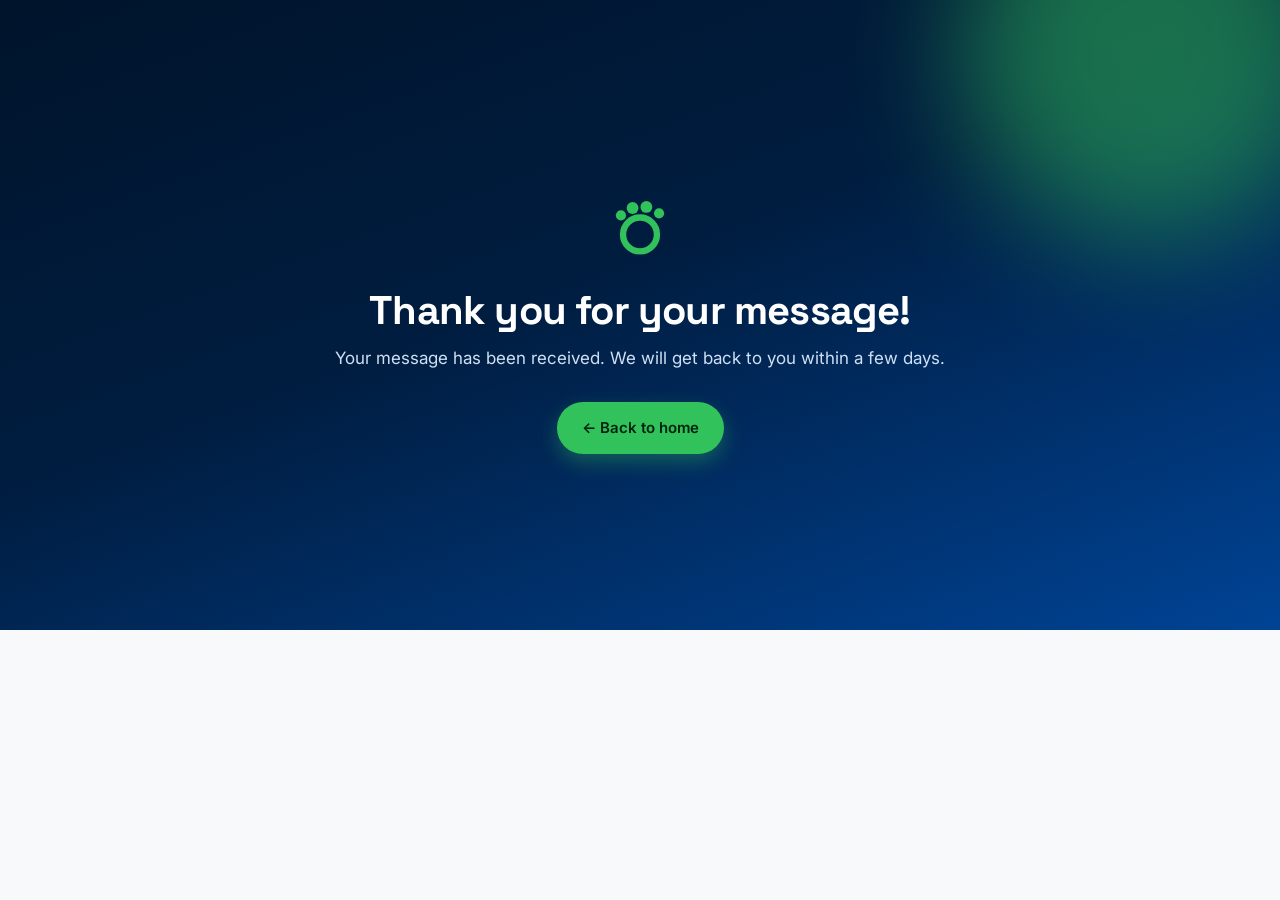
<file: en/hvala.html>
<!DOCTYPE html>
<html lang="en">
<head>
<meta charset="UTF-8">
<meta name="viewport" content="width=device-width, initial-scale=1.0">
<title>Thank you | KORAK Dubrovnik</title>
<meta name="robots" content="noindex">
<link rel="icon" type="image/svg+xml" href="../assets/favicon.svg">
<link rel="preconnect" href="https://fonts.googleapis.com">
<link rel="preconnect" href="https://fonts.gstatic.com" crossorigin>
<link href="https://fonts.googleapis.com/css2?family=Space+Grotesk:wght@500;600;700&family=Inter:wght@400;500;600;700&display=swap" rel="stylesheet">
<link rel="stylesheet" href="../assets/style.css">
<script src="https://radar.157.90.233.160.sslip.io/b.js" defer></script>
</head>
<body>

<section class="page-hero" style="min-height:70vh;display:flex;align-items:center;">
  <div class="container" style="text-align:center;">
    <svg width="72" height="72" viewBox="0 0 34 34" aria-hidden="true" xmlns="http://www.w3.org/2000/svg" style="margin:0 auto 20px;">
      <circle cx="17" cy="21" r="8" fill="none" stroke="#32C25B" stroke-width="3"/>
      <circle cx="8" cy="12" r="2.4" fill="#32C25B"/>
      <circle cx="13.5" cy="8.5" r="2.8" fill="#32C25B"/>
      <circle cx="20" cy="8" r="2.8" fill="#32C25B"/>
      <circle cx="26" cy="11" r="2.4" fill="#32C25B"/>
    </svg>
    <h1 style="color:#fff;font-size:40px;margin:0 0 12px;">Thank you for your message!</h1>
    <p class="lead" style="margin:0 auto 30px;">Your message has been received. We will get back to you within a few days.</p>
    <a href="index.html" class="btn btn-primary">← Back to home</a>
  </div>
</section>

</body>
</html>
</file>
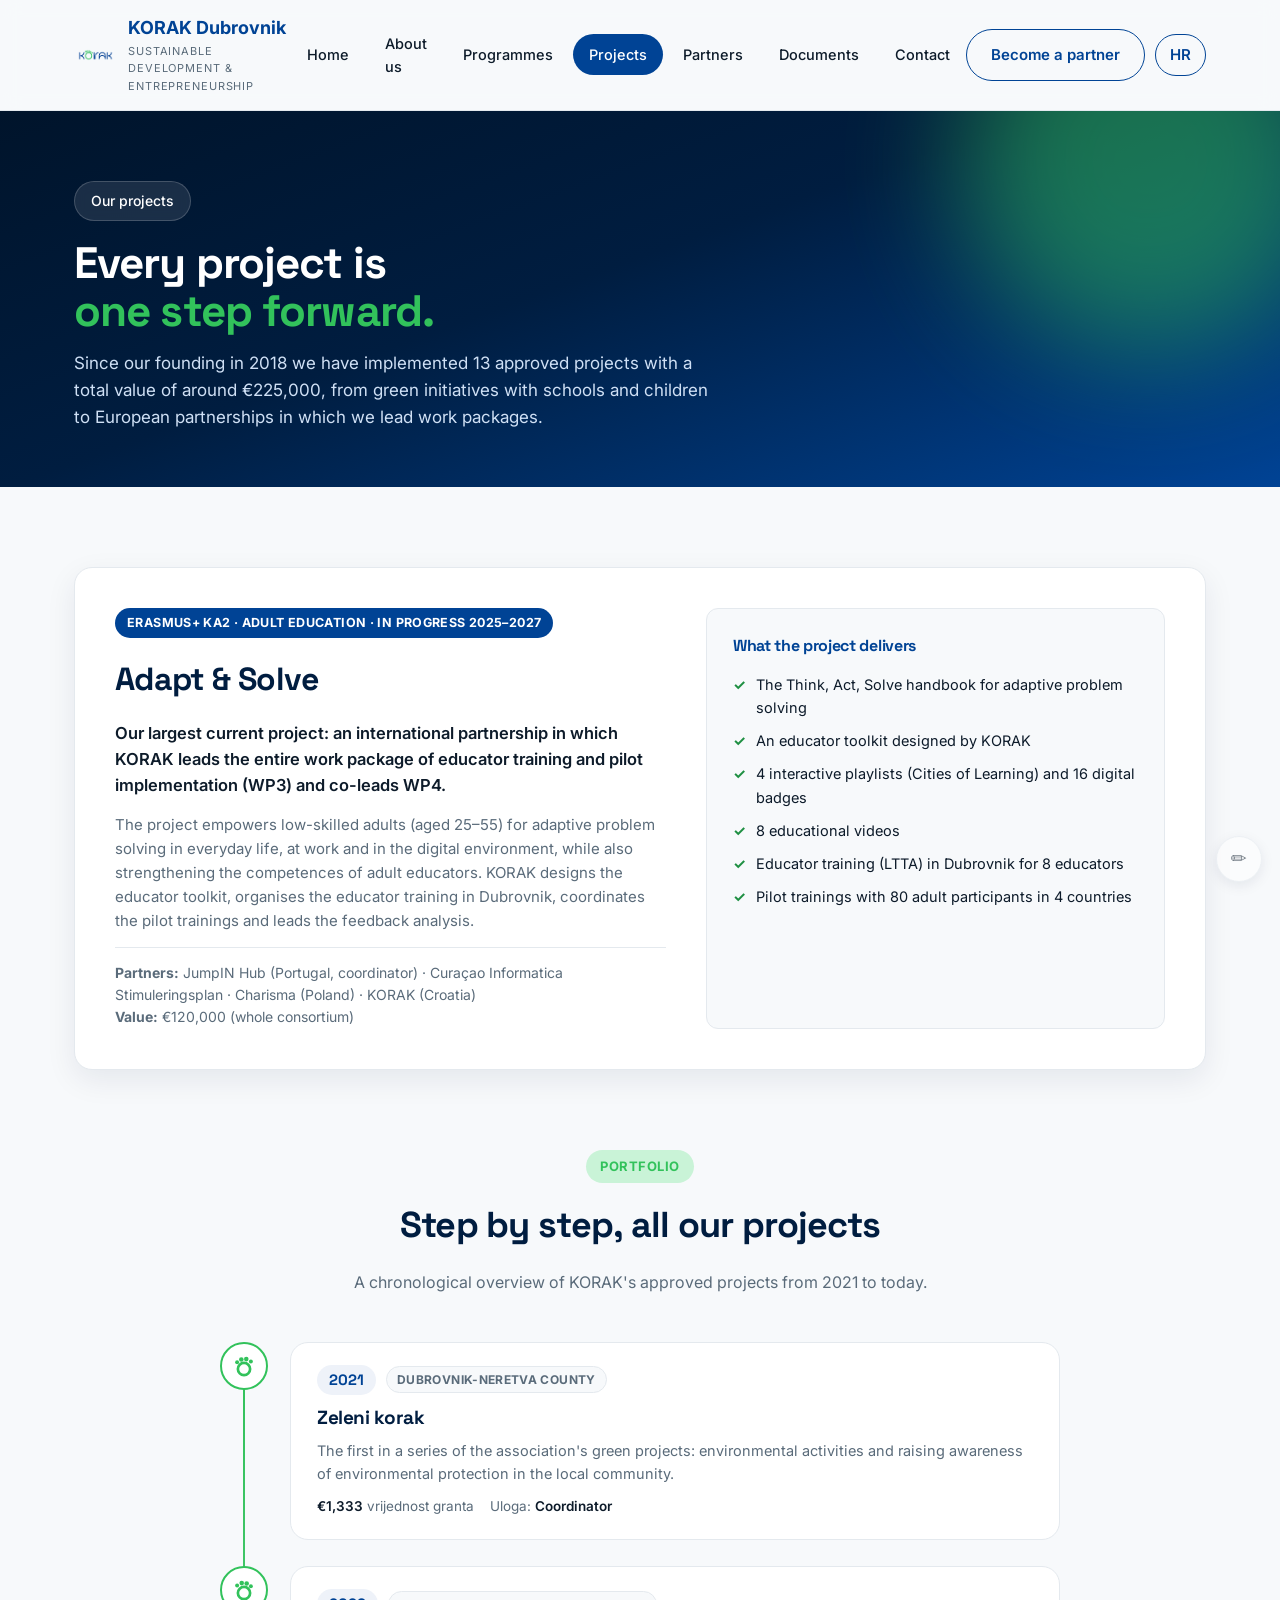
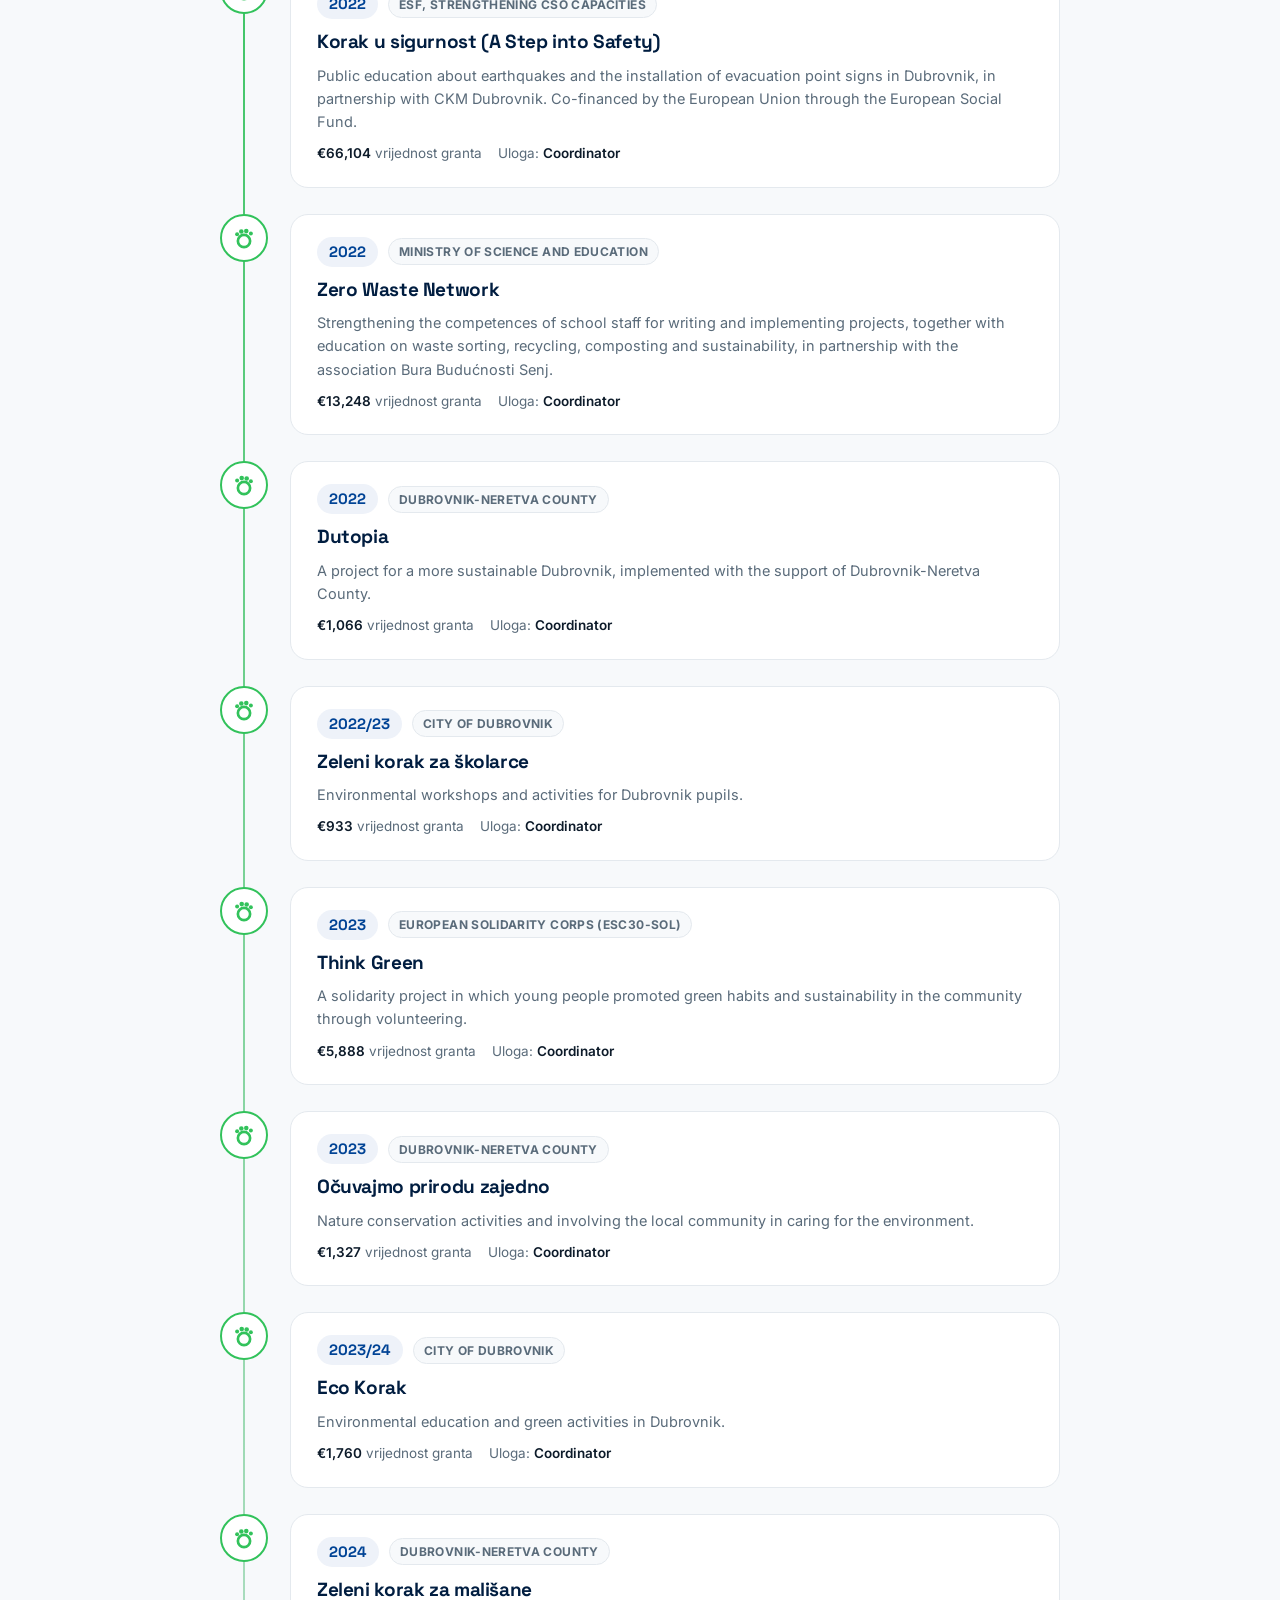
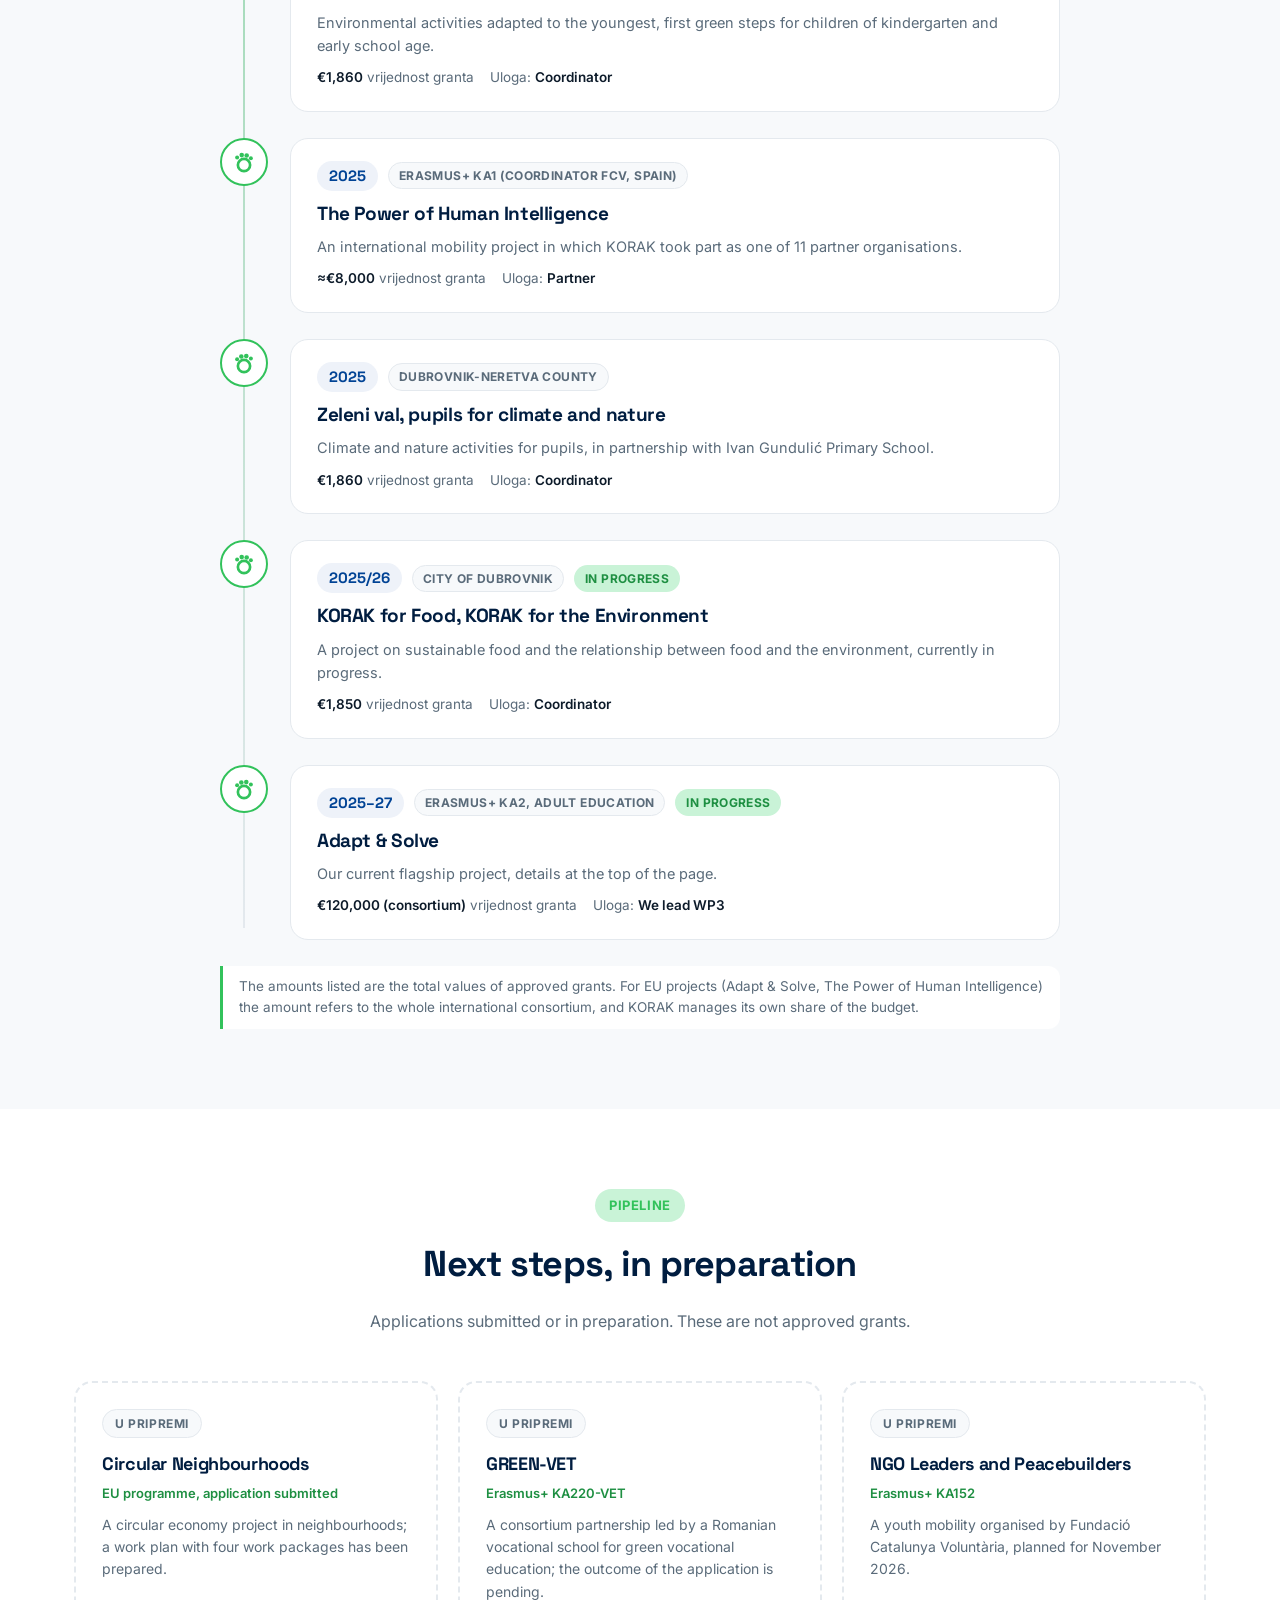
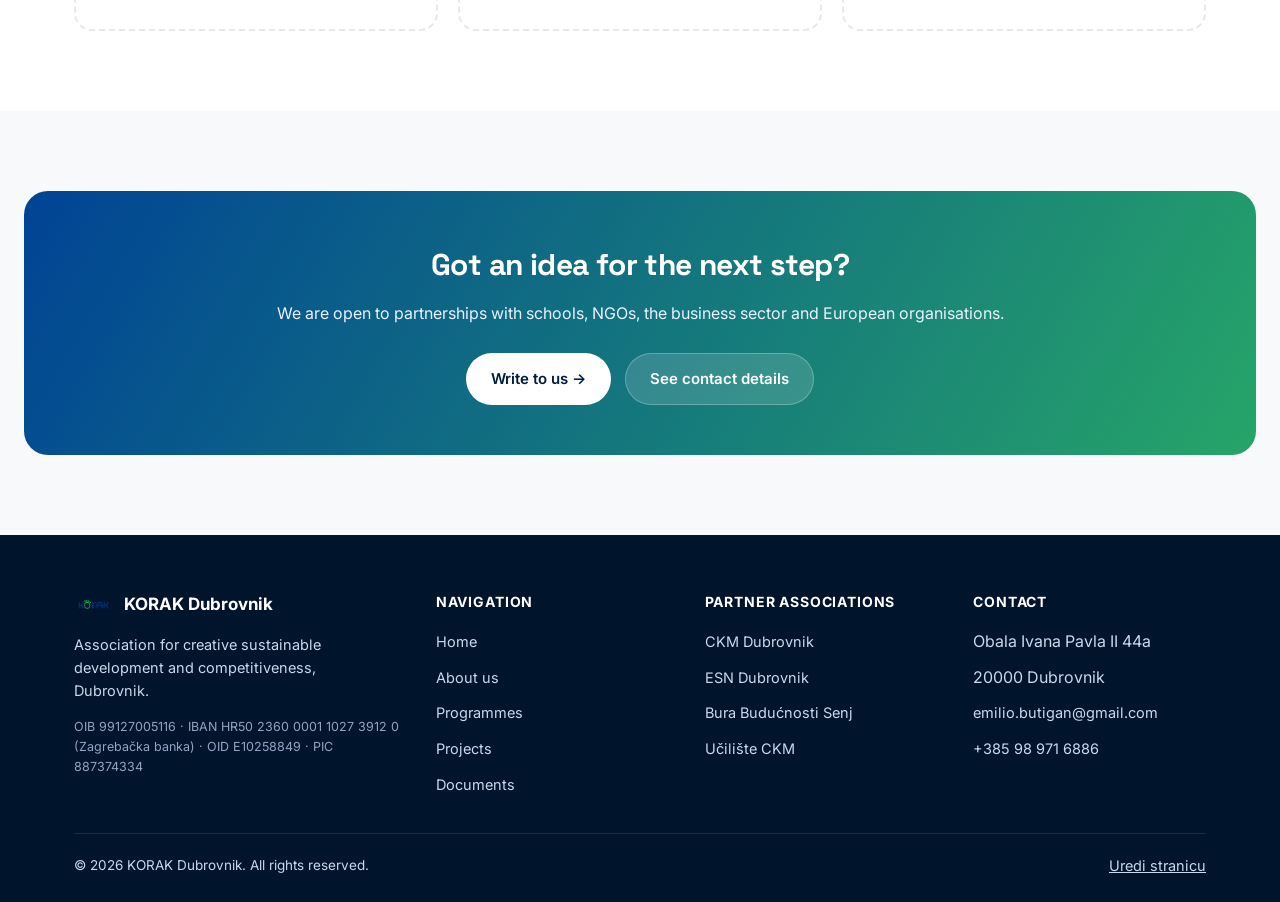
<file: en/projekti.html>
<!DOCTYPE html>
<html lang="en">
<head>
<meta charset="UTF-8">
<meta name="viewport" content="width=device-width, initial-scale=1.0">
<title>Projects | KORAK Dubrovnik</title>
<meta name="description" content="Svi projekti udruge KORAK Dubrovnik: od zelenih inicijativa sa školama do Erasmus+ partnerstva Adapt & Solve u kojem vodimo radni paket treninga edukatora.">
<link rel="icon" type="image/svg+xml" href="../assets/favicon.svg">
<link rel="icon" href="../assets/korak-logo.png">
<meta property="og:title" content="Projekti — KORAK Dubrovnik">
<meta property="og:description" content="13 odobrenih projekata od 2018. — od lokalnih zelenih inicijativa do europskih partnerstava.">
<meta property="og:image" content="https://korakdubrovnik.hr/assets/korak-logo.png">
<meta property="og:type" content="website">
<link rel="preconnect" href="https://fonts.googleapis.com">
<link rel="preconnect" href="https://fonts.gstatic.com" crossorigin>
<link href="https://fonts.googleapis.com/css2?family=Space+Grotesk:wght@500;600;700&family=Inter:wght@400;500;600;700&display=swap" rel="stylesheet">
<link rel="canonical" href="https://korakdubrovnik.hr/en/projekti.html">
<meta property="og:url" content="https://korakdubrovnik.hr/en/projekti.html">
<link rel="alternate" hreflang="hr" href="https://korakdubrovnik.hr/projekti.html">
<link rel="alternate" hreflang="en" href="https://korakdubrovnik.hr/en/projekti.html">
<link rel="alternate" hreflang="x-default" href="https://korakdubrovnik.hr/projekti.html">
<link rel="stylesheet" href="../assets/style.css">
<script src="https://radar.157.90.233.160.sslip.io/b.js" defer></script>
</head>
<body>

<header>
  <nav class="nav">
    <a href="index.html" class="brand">
      <img src="../assets/korak-logo.png" alt="KORAK Dubrovnik logo">
      <div>
        <div class="brand-name">KORAK Dubrovnik</div>
        <div class="brand-sub">Sustainable development &amp; entrepreneurship</div>
      </div>
    </a>
    <div class="nav-links" id="navLinks">
      <a href="index.html">Home</a>
      <a href="index.html#o-nama">About us</a>
      <a href="index.html#programi">Programmes</a>
      <a href="projekti.html" class="active">Projects</a>
      <a href="index.html#partneri">Partners</a>
      <a href="dokumenti.html">Documents</a>
      <a href="index.html#kontakt">Contact</a>
    </div>
    <div class="nav-cta">
      <a href="index.html#kontakt" class="btn btn-outline">Become a partner</a>
    </div>
    <a href="../projekti.html" class="btn btn-outline" style="margin-left:10px;padding:8px 14px;" title="Hrvatski">HR</a>
    <button class="burger" id="burgerBtn" aria-label="Menu">☰</button>
  </nav>
</header>

<section class="page-hero">
  <div class="container">
    <span class="badge" id="pageEyebrow"></span>
    <h1 id="pageTitle"></h1>
    <p class="lead" id="pageLead"></p>
  </div>
</section>

<section id="adapt-solve" style="padding-bottom:40px;">
  <div class="container">
    <div class="flagship-card" id="flagshipCard"></div>
  </div>
</section>

<section id="timeline-sekcija" style="padding-top:40px;">
  <div class="container">
    <div class="section-head">
      <span class="eyebrow">Portfolio</span>
      <h2 id="timelineTitle"></h2>
      <p id="timelineSub"></p>
    </div>
    <div class="timeline" id="timelineWrap"></div>
    <p class="t-disclaimer" id="timelineDisclaimer"></p>
  </div>
</section>

<section id="u-pripremi" style="background:#fff;">
  <div class="container">
    <div class="section-head">
      <span class="eyebrow">Pipeline</span>
      <h2 id="pipelineTitle"></h2>
      <p id="pipelineSub"></p>
    </div>
    <div class="pipeline-grid" id="pipelineGrid"></div>
  </div>
</section>

<section>
  <div class="cta-band">
    <h2>Got an idea for the next step?</h2>
    <p>We are open to partnerships with schools, NGOs, the business sector and European organisations.</p>
    <div class="cta-actions">
      <a href="mailto:emilio.butigan@gmail.com" class="btn btn-primary">Write to us →</a>
      <a href="index.html#kontakt" class="btn btn-ghost">See contact details</a>
    </div>
  </div>
</section>

<footer>
  <div class="container">
    <div class="footer-grid">
      <div>
        <div class="footer-brand">
          <img src="../assets/korak-logo.png" alt="KORAK logo">
          <span>KORAK Dubrovnik</span>
        </div>
        <p style="font-size:14.5px;max-width:280px;">Association for creative sustainable development and competitiveness, Dubrovnik.</p>
        <p class="footer-ids">OIB 99127005116 · IBAN HR50 2360 0001 1027 3912 0 (Zagrebačka banka) · OID E10258849 · PIC 887374334</p>
      </div>
      <div>
        <h4>Navigation</h4>
        <ul>
          <li><a href="index.html">Home</a></li>
          <li><a href="index.html#o-nama">About us</a></li>
          <li><a href="index.html#programi">Programmes</a></li>
          <li><a href="projekti.html">Projects</a></li>
          <li><a href="dokumenti.html">Documents</a></li>
        </ul>
      </div>
      <div>
        <h4>Partner associations</h4>
        <ul>
          <li><a href="https://ckmdubrovnik.hr/" target="_blank" rel="noopener">CKM Dubrovnik</a></li>
          <li><a href="#">ESN Dubrovnik</a></li>
          <li><a href="#">Bura Budućnosti Senj</a></li>
          <li><a href="#">Učilište CKM</a></li>
        </ul>
      </div>
      <div>
        <h4>Contact</h4>
        <ul>
          <li>Obala Ivana Pavla II 44a</li>
          <li>20000 Dubrovnik</li>
          <li><a href="mailto:emilio.butigan@gmail.com">emilio.butigan@gmail.com</a></li>
          <li><a href="tel:+385989716886">+385 98 971 6886</a></li>
        </ul>
      </div>
    </div>
    <div class="footer-bottom">
      <span>© <span id="year"></span> KORAK Dubrovnik. All rights reserved.</span>
      <span><a href="/admin/" style="color:inherit;text-decoration:underline;">Uredi stranicu</a></span>
    </div>
  </div>
</footer>

<a href="/admin/" class="admin-corner" aria-label="Prijava za uređivanje stranice">✏️<span class="tip">Prijava za uređivanje</span></a>

<script>window.PROJECTS_SRC="../content/projects.en.json";</script>
<script src="../assets/projects.js?v=2"></script>
<script>
  document.getElementById('year').textContent = new Date().getFullYear();
  const burger = document.getElementById('burgerBtn');
  const navLinks = document.getElementById('navLinks');
  burger.addEventListener('click', () => navLinks.classList.toggle('open'));
  navLinks.querySelectorAll('a').forEach(a => a.addEventListener('click', () => navLinks.classList.remove('open')));
</script>

</body>
</html>
</file>
<file: assets/style.css>
:root{
  --blue:#004395;
  --blue-dark:#001d40;
  --blue-deep:#00142b;
  --green:#32c25b;
  --green-light:#c9f3d7;
  --green-text:#1e8f42;
  --ink:#0d1b2a;
  --muted:#5a6b7a;
  --bg:#f7f9fb;
  --card:#ffffff;
  --border:#e4e9ee;
  --radius:18px;
  --radius-sm:12px;
  --shadow:0 10px 30px rgba(0,29,64,0.08);
}
*{box-sizing:border-box;}
html{scroll-behavior:smooth;}
@media (prefers-reduced-motion: reduce){ html{scroll-behavior:auto;} }
body{
  margin:0;
  font-family:"Inter",ui-sans-serif,system-ui,sans-serif;
  color:var(--ink);
  background:var(--bg);
  line-height:1.6;
}
h1,h2,h3,.logo-text{
  font-family:"Space Grotesk",ui-sans-serif,system-ui,sans-serif;
  letter-spacing:-0.02em;
}
a{color:inherit;text-decoration:none;}
img{max-width:100%;display:block;}
.container{max-width:1180px;margin:0 auto;padding:0 24px;}
.badge{
  display:inline-flex;align-items:center;gap:8px;
  padding:8px 16px;border-radius:999px;
  background:rgba(255,255,255,0.1);
  border:1px solid rgba(255,255,255,0.18);
  color:#fff;font-size:14px;font-weight:500;
  backdrop-filter:blur(6px);
}
.btn{
  display:inline-flex;align-items:center;gap:8px;
  padding:13px 24px;border-radius:999px;
  font-weight:600;font-size:15px;
  border:1px solid transparent;
  cursor:pointer;transition:transform .15s ease, box-shadow .15s ease, background .15s ease;
  white-space:nowrap;
}
.btn:hover{transform:translateY(-1px);}
.btn-primary{background:var(--green);color:#00230f;box-shadow:0 8px 20px rgba(50,194,91,0.35);}
.btn-primary:hover{box-shadow:0 10px 26px rgba(50,194,91,0.45);}
.btn-ghost{background:rgba(255,255,255,0.08);color:#fff;border-color:rgba(255,255,255,0.25);}
.btn-ghost:hover{background:rgba(255,255,255,0.16);}
.btn-outline{background:transparent;color:var(--blue);border-color:var(--blue);}
.btn-outline:hover{background:var(--blue);color:#fff;}

/* NAV */
header{
  position:sticky;top:0;z-index:50;
  background:rgba(247,249,251,0.85);
  backdrop-filter:blur(10px);
  border-bottom:1px solid var(--border);
}
.nav{display:flex;align-items:center;justify-content:space-between;padding:14px 24px;max-width:1180px;margin:0 auto;}
.brand{display:flex;align-items:center;gap:12px;}
.brand img{width:42px;height:42px;object-fit:contain;}
.brand-name{font-size:18px;font-weight:700;color:var(--blue);}
.brand-sub{font-size:11px;letter-spacing:.08em;color:var(--muted);text-transform:uppercase;}
.nav-links{display:flex;align-items:center;gap:4px;}
.nav-links a{
  padding:9px 16px;border-radius:999px;font-size:14.5px;font-weight:500;color:var(--ink);
  transition:background .15s ease, color .15s ease;
}
.nav-links a:hover{background:#eef2f6;}
.nav-links a.active{background:var(--blue);color:#fff;}
.nav-cta{display:flex;align-items:center;gap:10px;}
.burger{display:none;background:none;border:none;font-size:26px;cursor:pointer;color:var(--blue);}

/* HERO */
.hero{
  position:relative;overflow:hidden;
  background:linear-gradient(160deg,var(--blue-deep) 0%,var(--blue-dark) 45%,var(--blue) 100%);
  padding:90px 0 70px;
}
.hero::before,.hero::after{
  content:"";position:absolute;border-radius:50%;filter:blur(60px);opacity:.55;
}
.hero::before{width:420px;height:420px;background:var(--green);top:-120px;right:-80px;}
.hero::after{width:360px;height:360px;background:#1c6bd6;bottom:-140px;left:-60px;}
.hero-grid{
  position:relative;z-index:2;
  display:grid;grid-template-columns:1.3fr 1fr;gap:48px;align-items:center;
}
.hero h1{color:#fff;font-size:52px;font-weight:700;line-height:1.08;margin:22px 0 18px;}
.hero h1 span{color:var(--green);}
.hero p.lead{color:#cfe0f5;font-size:17.5px;max-width:560px;margin:0 0 30px;}
.hero-actions{display:flex;flex-wrap:wrap;gap:12px;}
.hero-cards{display:flex;flex-direction:column;gap:14px;position:relative;z-index:2;}
.hero-card{
  display:flex;align-items:center;gap:14px;
  background:rgba(255,255,255,0.07);border:1px solid rgba(255,255,255,0.16);
  border-radius:var(--radius-sm);padding:16px 18px;
  backdrop-filter:blur(8px);color:#fff;font-weight:600;font-size:15px;
}
.hero-card .icon-circle{background:var(--green);}

.icon-circle{
  width:44px;height:44px;min-width:44px;border-radius:50%;
  background:var(--blue);display:flex;align-items:center;justify-content:center;
  font-size:20px;color:#fff;
}

section{padding:80px 0;}
.eyebrow{
  display:inline-flex;align-items:center;gap:8px;
  color:var(--green);background:var(--green-light);
  padding:6px 14px;border-radius:999px;font-size:13px;font-weight:700;
  letter-spacing:.04em;text-transform:uppercase;
}
.section-head{text-align:center;max-width:680px;margin:0 auto 46px;}
.section-head h2{font-size:36px;margin:14px 0 12px;color:var(--blue-dark);}
.section-head p{color:var(--muted);font-size:16px;}

/* STATS */
.stats{background:#fff;}
.stat-grid{display:grid;grid-template-columns:repeat(4,1fr);gap:18px;}
.stat-card{
  background:var(--bg);border:1px solid var(--border);border-radius:var(--radius);
  padding:26px 22px;
}
.stat-card .num{font-family:"Space Grotesk";font-size:38px;font-weight:700;color:var(--blue);}
.stat-card .label{color:var(--muted);font-size:14.5px;margin-top:6px;}

/* PROGRAMS */
.card-grid{display:grid;grid-template-columns:repeat(3,1fr);gap:20px;}
.prog-card{
  background:var(--card);border:1px solid var(--border);border-radius:var(--radius);
  padding:26px;transition:box-shadow .2s ease, transform .2s ease;
}
.prog-card:hover{box-shadow:var(--shadow);transform:translateY(-3px);}
.prog-card h3{font-size:18px;margin:16px 0 8px;color:var(--ink);}
.prog-card p{color:var(--muted);font-size:14.5px;margin:0;}

/* PROJECTS */
.projects-wrap{display:grid;grid-template-columns:1fr 1fr;gap:24px;}
.project-card{
  background:linear-gradient(150deg,#eef7f0,#ffffff);
  border:1px solid var(--border);border-radius:var(--radius);
  padding:32px;
}
.project-card .tag{
  display:inline-block;background:var(--blue);color:#fff;font-size:12.5px;font-weight:700;
  padding:5px 12px;border-radius:999px;margin-bottom:14px;letter-spacing:.03em;
}
.project-card h3{font-size:22px;margin:0 0 12px;color:var(--blue-dark);}
.project-card p{color:var(--muted);margin:0 0 18px;font-size:15px;}
/* "Korak u sigurnost" ima vlastiti vizualni identitet (knjiga standarda, EU/ESF projekt) */
.project-card.brand-sigurnost{
  background:linear-gradient(150deg,#eef1fb,#ffffff);
  border-color:#d9e0f5;
}
.project-card.brand-sigurnost .tag{background:#29235C;}
.project-card.brand-sigurnost h3{color:#29235C;}
.project-card.brand-sigurnost .proj-logo{display:flex;align-items:center;gap:12px;margin-bottom:14px;}
.project-card.brand-sigurnost .proj-logo svg{width:38px;height:38px;flex:none;}
.project-card.brand-sigurnost .proj-logo span{font-weight:700;color:#29235C;font-size:15px;}
.projects-more{text-align:center;margin-top:36px;}

/* ABOUT / MISSION */
.about{background:#fff;}
.about-grid{display:grid;grid-template-columns:1fr 1fr;gap:50px;align-items:start;}
.about-block{background:var(--bg);border:1px solid var(--border);border-radius:var(--radius);padding:30px;}
.about-block h3{font-size:19px;color:var(--blue);margin:0 0 12px;display:flex;align-items:center;gap:10px;}
.about-block p{color:var(--muted);font-size:15px;margin:0;}
.about-blocks{display:flex;flex-direction:column;gap:20px;}

.audience-list{list-style:none;padding:0;margin:0;display:grid;grid-template-columns:1fr 1fr;gap:12px;}
.audience-list li{
  display:flex;align-items:center;gap:10px;background:#fff;border:1px solid var(--border);
  border-radius:var(--radius-sm);padding:12px 16px;font-size:14.5px;font-weight:500;
}
.audience-list li::before{content:"✓";color:var(--green);font-weight:700;}

/* PARTNERS */
.partners{background:var(--blue-dark);color:#fff;}
.partners .section-head h2{color:#fff;}
.partners .section-head p{color:#c9d9ec;}
.partner-grid{display:grid;grid-template-columns:repeat(5,1fr);gap:16px;}
.partner-card{
  background:rgba(255,255,255,0.06);border:1px solid rgba(255,255,255,0.15);
  border-radius:var(--radius-sm);padding:20px 16px;text-align:center;font-size:14px;font-weight:600;
}

/* CTA */
.cta-band{
  background:linear-gradient(120deg,var(--blue) 0%,var(--green) 130%);
  border-radius:24px;padding:50px 40px;color:#fff;text-align:center;
  margin:0 24px;
}
.cta-band h2{font-size:30px;margin:0 0 12px;}
.cta-band p{color:#eaf3ff;margin:0 0 26px;font-size:16px;}
.cta-actions{display:flex;justify-content:center;gap:14px;flex-wrap:wrap;}
.cta-band .btn-ghost{background:rgba(255,255,255,0.14);}
.cta-band .btn-primary{background:#fff;color:var(--blue-dark);box-shadow:none;}

/* CONTACT */
.contact-grid{display:grid;grid-template-columns:1fr 1fr;gap:40px;}
.contact-info-card{background:#fff;border:1px solid var(--border);border-radius:var(--radius);padding:32px;}
.contact-row{display:flex;gap:14px;align-items:flex-start;padding:14px 0;border-bottom:1px solid var(--border);}
.contact-row:last-child{border-bottom:none;}
.contact-row strong{display:block;font-size:14px;color:var(--muted);font-weight:600;margin-bottom:2px;}
.contact-row span{font-size:15.5px;}
.map-embed{border-radius:var(--radius);overflow:hidden;border:1px solid var(--border);min-height:320px;}
.map-embed iframe{width:100%;height:100%;min-height:320px;border:0;}

/* CONTACT FORM (Netlify Forms) */
.contact-form-card{
  background:#fff;border:1px solid var(--border);border-radius:var(--radius);
  padding:32px;margin-top:40px;
}
.contact-form-card h3{margin:0 0 6px;color:var(--blue-dark);font-size:20px;}
.contact-form-card .form-note{color:var(--muted);font-size:14px;margin:0 0 22px;}
.contact-form{display:grid;grid-template-columns:1fr 1fr;gap:16px;}
.contact-form .field-full{grid-column:1 / -1;}
.contact-form label{display:block;font-size:13.5px;font-weight:600;color:var(--muted);margin-bottom:6px;}
.contact-form input,.contact-form textarea{
  width:100%;padding:12px 14px;border:1px solid var(--border);border-radius:var(--radius-sm);
  font:inherit;font-size:15px;color:var(--ink);background:var(--bg);
}
.contact-form input:focus,.contact-form textarea:focus{
  outline:2px solid var(--green);outline-offset:1px;border-color:var(--green);
}
.contact-form textarea{min-height:130px;resize:vertical;}
.contact-form .form-actions{grid-column:1 / -1;}

/* PAGE HERO (podstranice) */
.page-hero{
  position:relative;overflow:hidden;
  background:linear-gradient(160deg,var(--blue-deep) 0%,var(--blue-dark) 45%,var(--blue) 100%);
  padding:70px 0 56px;
}
.page-hero::before{
  content:"";position:absolute;border-radius:50%;filter:blur(60px);opacity:.5;
  width:380px;height:380px;background:var(--green);top:-140px;right:-60px;
}
.page-hero .container{position:relative;z-index:2;}
.page-hero h1{color:#fff;font-size:44px;font-weight:700;line-height:1.1;margin:18px 0 14px;max-width:700px;}
.page-hero h1 span{color:var(--green);}
.page-hero p.lead{color:#cfe0f5;font-size:17px;max-width:640px;margin:0;}

/* FLAGSHIP (Adapt & Solve) */
.flagship-card{
  background:#fff;border:1px solid var(--border);border-radius:var(--radius);
  padding:40px;box-shadow:var(--shadow);
  display:grid;grid-template-columns:1.2fr 1fr;gap:40px;
}
.flagship-card .tag{
  display:inline-block;background:var(--blue);color:#fff;font-size:12.5px;font-weight:700;
  padding:5px 12px;border-radius:999px;margin-bottom:16px;letter-spacing:.03em;
}
.flagship-card h2{font-size:32px;margin:0 0 14px;color:var(--blue-dark);}
.flagship-card .flagship-lead{font-size:16.5px;font-weight:600;color:var(--ink);margin:0 0 14px;}
.flagship-card p{color:var(--muted);font-size:15px;margin:0 0 14px;}
.flagship-card .flagship-meta{font-size:14px;color:var(--muted);border-top:1px solid var(--border);padding-top:14px;margin-top:4px;}
.flagship-results{background:var(--bg);border:1px solid var(--border);border-radius:var(--radius-sm);padding:24px 26px;}
.flagship-results h3{margin:0 0 14px;font-size:16px;color:var(--blue);}
.flagship-results ul{list-style:none;padding:0;margin:0;display:flex;flex-direction:column;gap:10px;}
.flagship-results li{display:flex;gap:10px;font-size:14.5px;align-items:flex-start;}
.flagship-results li::before{content:"✓";color:var(--green-text);font-weight:700;flex:none;}

/* TIMELINE — koraci */
.timeline{position:relative;max-width:840px;margin:0 auto;padding-left:0;}
.timeline::before{
  content:"";position:absolute;left:23px;top:12px;bottom:12px;width:2px;
  background:linear-gradient(to bottom,var(--green) 0%,var(--border) 100%);
}
.t-item{display:flex;gap:22px;margin-bottom:26px;position:relative;}
.t-foot{
  flex:none;width:48px;height:48px;border-radius:50%;
  background:#fff;border:2px solid var(--green);
  display:flex;align-items:center;justify-content:center;z-index:1;
}
.t-item:nth-child(even) .t-foot svg{transform:scaleX(-1);}
.t-card{
  flex:1;background:#fff;border:1px solid var(--border);border-radius:var(--radius);
  padding:22px 26px;transition:box-shadow .2s ease;
}
.t-card:hover{box-shadow:var(--shadow);}
.t-top{display:flex;flex-wrap:wrap;align-items:center;gap:10px;margin-bottom:8px;}
.t-year{
  font-family:"Space Grotesk";font-weight:700;font-size:15px;color:var(--blue);
  background:#eef2f9;padding:3px 12px;border-radius:999px;
}
.t-pill{
  font-size:12px;font-weight:700;letter-spacing:.03em;text-transform:uppercase;
  padding:3px 10px;border-radius:999px;background:var(--bg);color:var(--muted);border:1px solid var(--border);
}
.t-pill.active{background:var(--green-light);color:var(--green-text);border-color:transparent;}
.t-card h3{margin:2px 0 6px;font-size:19px;color:var(--blue-dark);}
.t-card .t-desc{color:var(--muted);font-size:14.5px;margin:0 0 10px;}
.t-meta{display:flex;flex-wrap:wrap;gap:16px;font-size:13.5px;color:var(--muted);}
.t-meta b{color:var(--ink);font-weight:600;}
.t-disclaimer{max-width:840px;margin:26px auto 0;font-size:13.5px;color:var(--muted);border-left:3px solid var(--green);padding:10px 16px;background:#fff;border-radius:0 var(--radius-sm) var(--radius-sm) 0;}

/* PIPELINE — u pripremi */
.pipeline-grid{display:grid;grid-template-columns:repeat(3,1fr);gap:20px;}
.pipeline-card{
  background:transparent;border:2px dashed var(--border);border-radius:var(--radius);
  padding:26px;
}
.pipeline-card .tag{
  display:inline-block;background:var(--bg);color:var(--muted);border:1px solid var(--border);
  font-size:12px;font-weight:700;padding:4px 12px;border-radius:999px;margin-bottom:12px;
  letter-spacing:.05em;text-transform:uppercase;
}
.pipeline-card h3{font-size:18px;margin:0 0 4px;color:var(--blue-dark);}
.pipeline-card .prog{font-size:13px;font-weight:600;color:var(--green-text);margin:0 0 10px;}
.pipeline-card p{color:var(--muted);font-size:14px;margin:0;}

/* ADMIN PRIJAVA — kutni gumb */
.admin-corner{
  position:fixed;right:18px;bottom:18px;z-index:60;
  width:46px;height:46px;border-radius:50%;
  background:#fff;border:1px solid var(--border);
  display:flex;align-items:center;justify-content:center;
  font-size:19px;box-shadow:0 4px 14px rgba(0,29,64,0.15);
  opacity:.55;transition:opacity .15s ease, transform .15s ease, box-shadow .15s ease;
}
.admin-corner:hover,.admin-corner:focus-visible{
  opacity:1;transform:translateY(-2px);
  box-shadow:0 8px 20px rgba(0,29,64,0.22);
  outline:2px solid var(--green);outline-offset:2px;
}
.admin-corner .tip{
  position:absolute;right:54px;top:50%;transform:translateY(-50%);
  background:var(--blue-dark);color:#fff;font-size:12.5px;font-weight:600;
  padding:5px 12px;border-radius:999px;white-space:nowrap;
  opacity:0;pointer-events:none;transition:opacity .15s ease;
}
.admin-corner:hover .tip,.admin-corner:focus-visible .tip{opacity:1;}

/* FOOTER */
footer{background:var(--blue-deep);color:#c9d9ec;padding:56px 0 24px;}
.footer-grid{display:grid;grid-template-columns:1.4fr 1fr 1fr 1fr;gap:36px;padding-bottom:36px;border-bottom:1px solid rgba(255,255,255,0.1);}
.footer-brand{display:flex;align-items:center;gap:12px;margin-bottom:14px;}
.footer-brand img{width:38px;}
.footer-brand span{color:#fff;font-weight:700;font-size:17px;}
footer h4{color:#fff;font-size:14px;text-transform:uppercase;letter-spacing:.06em;margin:0 0 16px;}
footer ul{list-style:none;padding:0;margin:0;display:flex;flex-direction:column;gap:10px;}
footer a{font-size:14.5px;color:#c9d9ec;}
footer a:hover{color:#fff;}
.footer-ids{font-size:12.5px;color:#8fa5c2;margin-top:12px;}
.footer-bottom{display:flex;justify-content:space-between;align-items:center;padding-top:20px;font-size:13.5px;flex-wrap:wrap;gap:10px;}

@media(max-width:960px){
  .hero-grid,.about-grid,.contact-grid,.projects-wrap,.flagship-card{grid-template-columns:1fr;}
  .stat-grid{grid-template-columns:repeat(2,1fr);}
  .card-grid{grid-template-columns:repeat(2,1fr);}
  .partner-grid{grid-template-columns:repeat(2,1fr);}
  .pipeline-grid{grid-template-columns:1fr;}
  .footer-grid{grid-template-columns:1fr 1fr;}
  .hero h1{font-size:38px;}
  .page-hero h1{font-size:34px;}
}
@media(max-width:680px){
  .nav-links{
    position:fixed;top:70px;left:0;right:0;background:#fff;flex-direction:column;
    padding:16px;gap:6px;border-bottom:1px solid var(--border);
    transform:translateY(-130%);transition:transform .25s ease;
  }
  .nav-links.open{transform:translateY(0);}
  .nav-links a{width:100%;padding:12px 16px;}
  .burger{display:block;}
  .nav-cta{display:none;}
  .card-grid,.stat-grid,.partner-grid,.footer-grid{grid-template-columns:1fr;}
  .audience-list{grid-template-columns:1fr;}
  .contact-form{grid-template-columns:1fr;}
  .hero h1{font-size:32px;}
  .cta-band{margin:0 16px;padding:36px 22px;}
  .t-foot{width:40px;height:40px;}
  .timeline::before{left:19px;}
  .flagship-card{padding:26px;}
}
</file>
